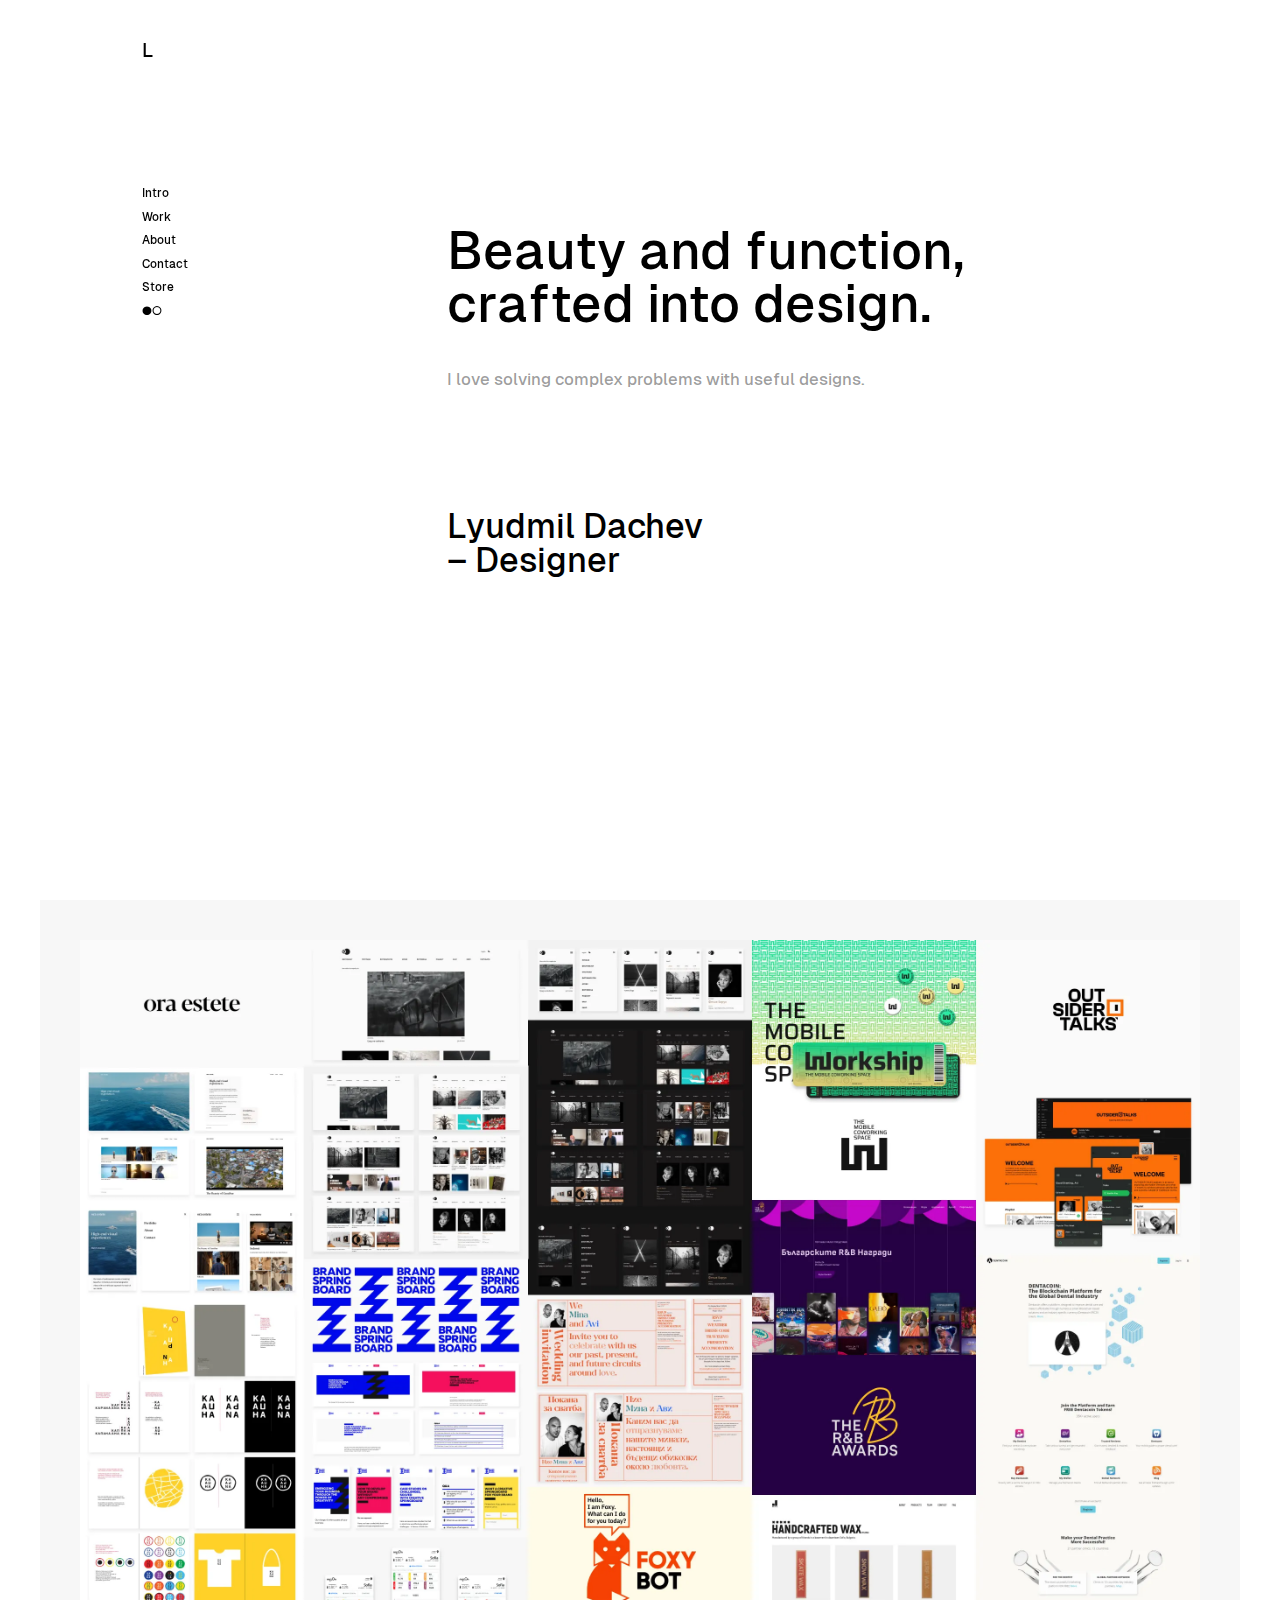
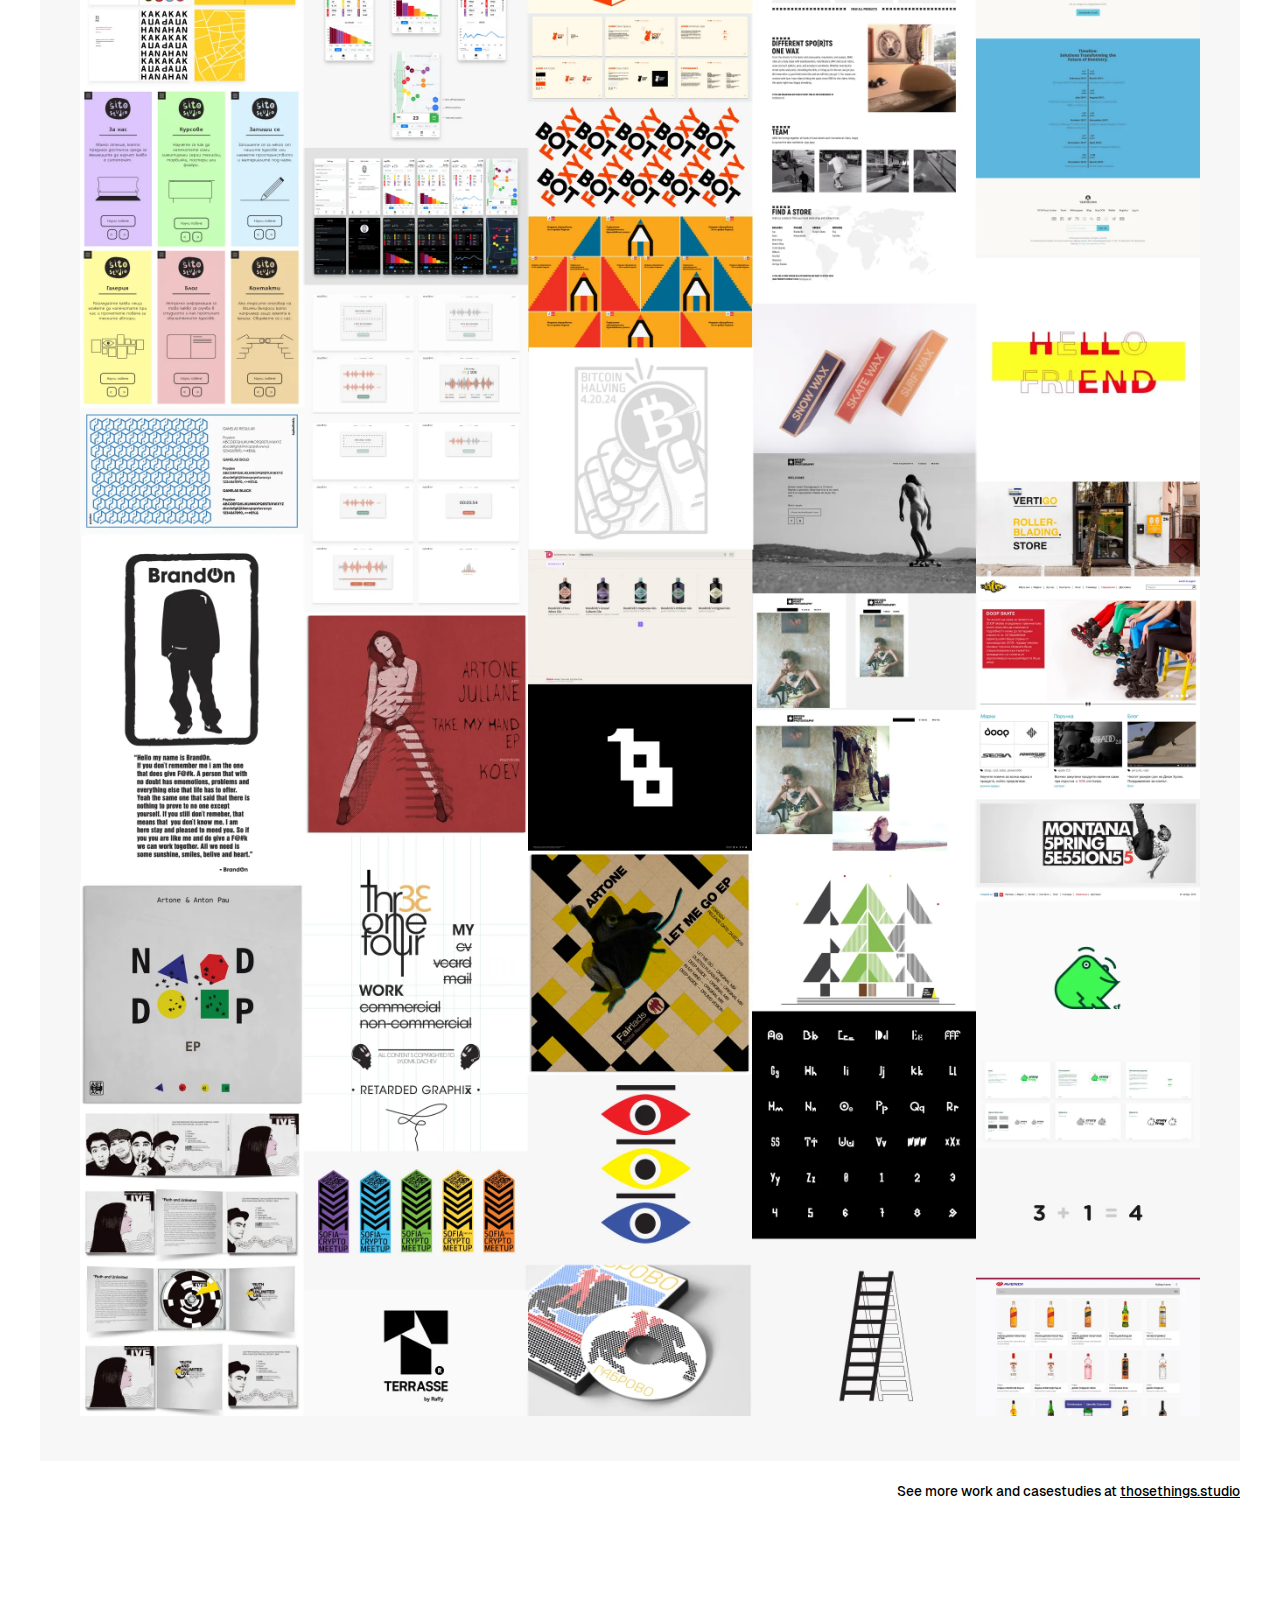
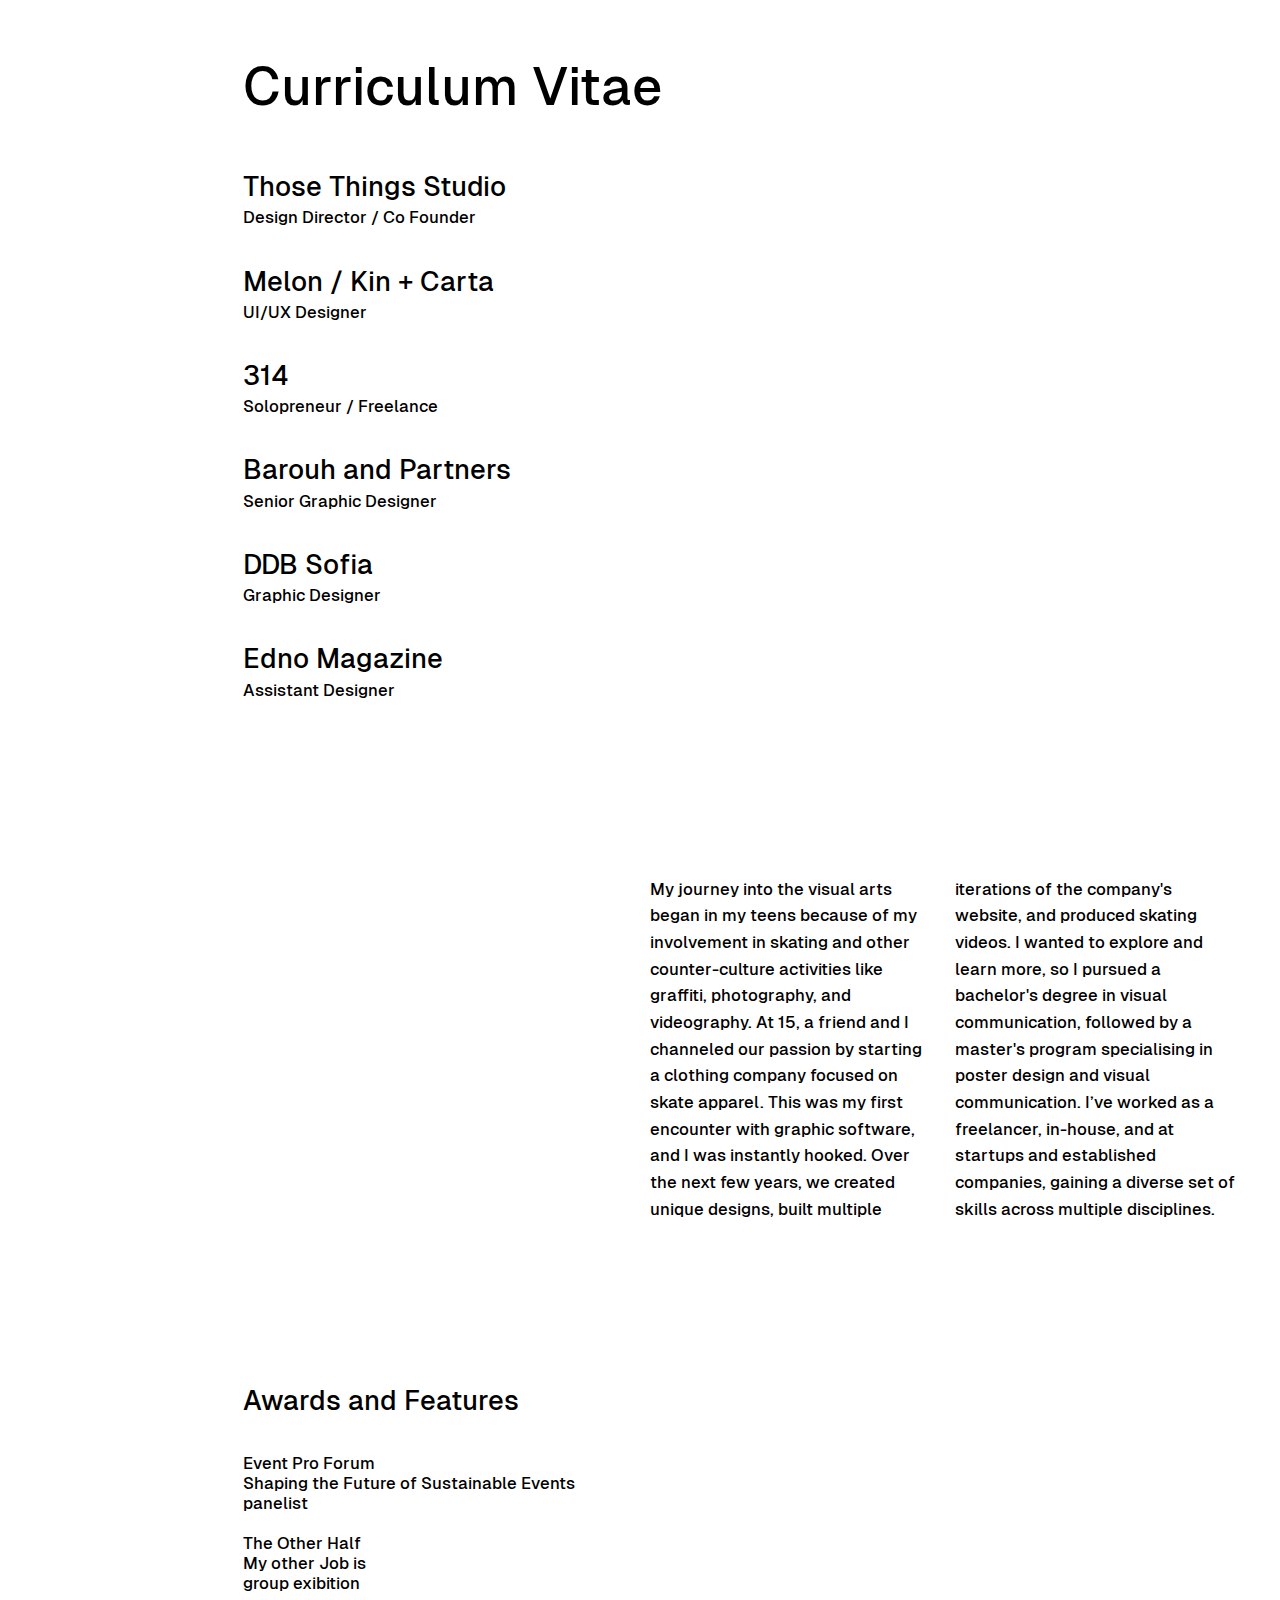
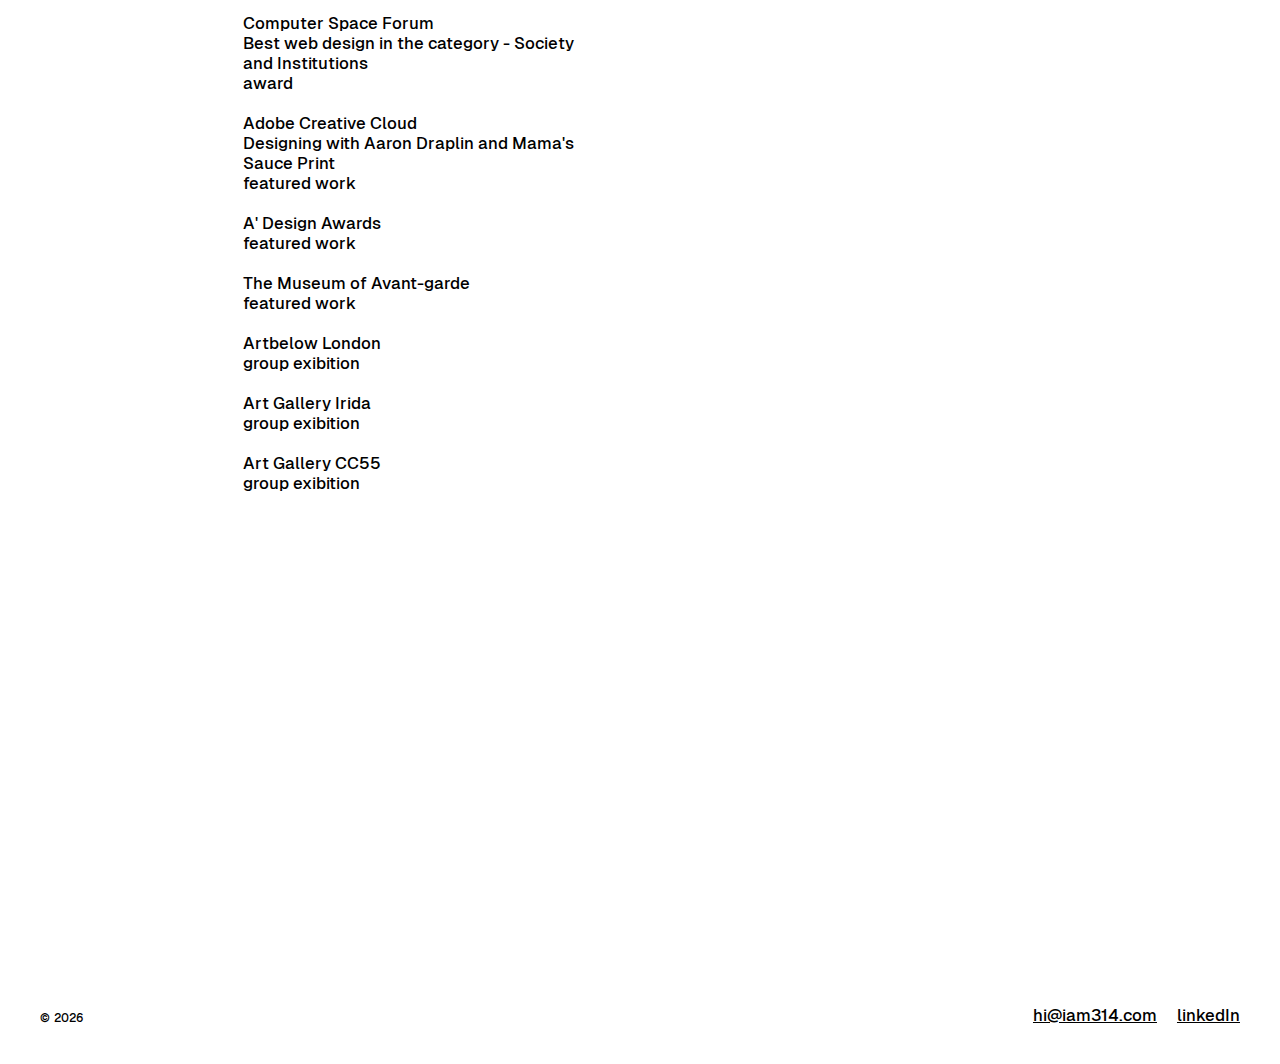
<file: index.html>
<!DOCTYPE html>
<!-- Designed and developed by Lyudmil Dachev -->
<html lang="en">
<head>
  <meta charset="utf-8">
  <title>Lyudmil Dachev</title>
  <meta name="description" content="I am a designer that loves solving complex problems with beauty and function.">
  <meta property="og:title" content="Lyudmil Dachev">
  <meta property="og:description" content="I am designer that loves solving complex problems with beauty and function.">
  <meta property="og:image" content="https://www.iam314.com/images/opengraph.png">
  <meta property="twitter:title" content="Lyudmil Dachev">
  <meta property="twitter:description" content="I am designer that loves solving complex problems with beauty and function.">
  <meta property="twitter:image" content="https://www.iam314.com/images/opengraph.png">
  <meta property="og:type" content="website">
  <meta name="twitter:card" content="summary_large_image">
  <meta name="viewport" content="width=device-width, initial-scale=1">
  <link href="css/normalize.css" rel="stylesheet" type="text/css">
  <link href="css/lyudmils.css" rel="stylesheet" type="text/css">
  <link href="images/favicon.png" rel="shortcut icon" type="image/x-icon">
  <link href="images/webclip.png" rel="apple-touch-icon">
</head>

<!-- Google tag (gtag.js) -->
<script async src="https://www.googletagmanager.com/gtag/js?id=G-8K5NWXN6WD"></script>
<script>
  window.dataLayer = window.dataLayer || [];
  function gtag(){dataLayer.push(arguments);}
  gtag('js', new Date());

  gtag('config', 'G-8K5NWXN6WD');
</script>

<body class="body-light">
  <nav class="wrap">
    <div class="grid">
      <div id="w-node-_17803392-ef5a-e203-9914-a2cfebe4de73-a5215a1b" class="nav-wrap">
        <div class="nav-content">
          <div>
            <div class="logo">L</div>
          </div>
          <div class="links">
            <a href="#intro" class="nav-links">Intro</a>
            <a href="#work" class="nav-links">Work</a>
            <a href="#about" class="nav-links">About</a>
            <a href="#contact" class="nav-links">Contact</a>
            <a href="https://iam314.gumroad.com" class="nav-links">Store</a>
            <button class="nav-links mode-switch">●○</button>
          </div>
        </div>
      </div>
    </div>
  </nav>
  <header id="intro" class="wrap hero">
    <div class="grid">
      <div id="w-node-_762badfc-2b71-5ec6-266a-f1f9d9ed2c41-a5215a1b" class="hero_wrap">
        <h1 id="w-node-b4e874a2-8a6e-eb39-00ca-2d5ddbef7386-a5215a1b" class="txt-xl">Beauty and function,<br>crafted into design.</h1>
        <div class="subtxt">I love solving complex problems with useful designs.</div>
        <div class="txt-l name">Lyudmil Dachev<br>– Designer</div>
      </div>
    </div>
  </header>
  <section id="work" class="wrap">
    <div class="work-wrap">
      <a href="https://thosethings.studio/work.html">
       <img src="images/Lyudmil_Dachev-work.webp" loading="lazy" sizes="(max-width: 767px) 87vw, (max-width: 991px) 85vw, (max-width: 1279px) 87vw, 98vw" srcset="images/Lyudmil_Dachev-work.webp 500w, images/Lyudmil_Dachev-work.webp 800w, images/Lyudmil_Dachev-work.webp 1080w, images/Lyudmil_Dachev-work.webp 1600w, images/Lyudmil_Dachev-work.webp 2000w, images/Lyudmil_Dachev-work.webp 2560w" alt="Selected work by Lyudmil Dachev" class="img-works">
      </a>
    </div>
    <div class="grid">
      <div id="w-node-_8b403aef-88d9-557e-7ff8-ba3b4f1bbcfe-a5215a1b" class="links-tt-wrap">
        <div class="p-link-tt">See more work and casestudies at <a href="https://thosethings.studio/" class="p-link-tt">thosethings.studio</a>
        </div>
      </div>
    </div>
  </section>
  <section id="about" class="wrap">
    <div class="grid">
      <div id="w-node-f392ebf5-6060-7268-baea-5cc67e3ce817-a5215a1b" class="cv-item">
        <h2 class="txt-xl">Curriculum Vitae</h2>
        <ul role="list" class="list w-list-unstyled">
          <li class="list-item">
            <div class="txt-m">Those Things Studio<br><span class="txt-smaller">Design Director / Co Founder</span></div>
          </li>
          <li class="list-item">
            <div class="txt-m">Melon / Kin + Carta<br><span class="txt-smaller">UI/UX Designer</span></div>
          </li>
          <li class="list-item">
            <div class="txt-m">314<br>‍‍<span class="txt-smaller">Solopreneur / Freelance</span></div>
          </li>
          <li class="list-item">
            <div class="txt-m">Barouh and Partners<br><span class="txt-smaller">Senior Graphic Designer</span></div>
          </li>
          <li class="list-item">
            <div class="txt-m">DDB Sofia<br><span class="txt-smaller">Graphic Designer</span></div>
          </li>
          <li class="list-item">
            <div class="txt-m">Edno Magazine<br><span class="txt-smaller">Assistant Designer</span></div>
          </li>
        </ul>
      </div>
    </div>
    <div class="grid">
      <div id="w-node-_4bc16926-9ed1-b97a-bf09-f1e17bdfc823-a5215a1b" class="txt-item">
        <p class="paragraph">My journey into the visual arts began in my teens because of my involvement in skating and other counter-culture activities like graffiti, photography, and videography. At 15, a friend and I channeled our passion by starting a clothing company focused on skate apparel. This was my first encounter with graphic software, and I was instantly hooked. Over the next few years, we created unique designs, built multiple iterations of the company&#x27;s website, and produced skating videos. I wanted to explore and learn more, so I pursued a bachelor&#x27;s degree in visual communication, followed by a master&#x27;s program specialising in poster design and visual communication. I’ve worked as a freelancer, in-house, and at startups and established companies, gaining a diverse set of skills across multiple disciplines.</p>
      </div>
    </div>
    <div class="grid">
      <div id="w-node-_3bee2c39-3c85-17d8-69dc-21719a782852-a5215a1b" class="feat-items">
        <p class="txt-m">Awards and Features</p>
        <ul role="list" class="feat-list w-list-unstyled">
          <li class="list_item-awards">
            <div class="af-list-item">Event Pro Forum <br>Shaping the Future of Sustainable Events<br>panelist</div>
          </li>
          <li class="list_item-awards">
            <div class="af-list-item">The Other Half<br>My other Job is<br>group exibition</div>
          </li>
          <li class="list_item-awards">
            <div class="af-list-item">Computer Space Forum <br>Best web design in the category - Society and Institutions<br>award</div>
          </li>
          <li class="list_item-awards">
            <div class="af-list-item">Adobe Creative Cloud<br>Designing with Aaron Draplin and Mama&#x27;s Sauce Print<br>featured work</div>
          </li>
          <li class="list_item-awards">
            <div class="af-list-item">A&#x27; Design Awards<br>featured work<br></div>
          </li>
          <li class="list_item-awards">
            <div class="af-list-item">The Museum of Avant-garde<br>featured work</div>
          </li>
          <li class="list_item-awards">
            <div class="af-list-item">Artbelow London<br>group exibition</div>
          </li>
          <li class="list_item-awards">
            <div class="af-list-item">Art Gallery Irida<br>group exibition</div>
          </li>
          <li class="list_item-awards">
            <div class="af-list-item">Art Gallery CC55<br>group exibition</div>
          </li>
        </ul>
      </div>
    </div>
  </section>
  <footer id="contact" class="wrap contact">
    <div class="grid">
      <div id="w-node-dab6c27f-cb8c-e318-22d1-055ba400fda3-a5215a1b" class="copyroght-wrap">
        <div class="copy-flex">
          <div class="copyright">© </div>
          <div class="copyright w-embed w-script">
            <script>document.write(new Date().getFullYear())</script>
          </div>
        </div>
      </div>
      <div id="w-node-c24f418d-d3ef-4bd1-6e26-3560fa5aedd6-a5215a1b" class="contact-img-wrap"><img src="images/IMG_7242.webp" loading="lazy" alt="Headshot of Lyudmil Dachev" class="headshot"></div>
      <div id="w-node-_4c9a2f02-f970-ace2-641f-db946903813d-a5215a1b" class="contact-links-wrap">
        <div class="likst-flex">
          <a href="mailto:hi@iam314.com" class="contact-link">hi@iam314.com</a>
          <a href="https://www.linkedin.com/in/iam314/" class="contact-link">linkedIn</a>
        </div>
      </div>
    </div>
  </footer>
  <script src="js/lyudmils.js" type="text/javascript"></script>
</body>
</html>
</file>
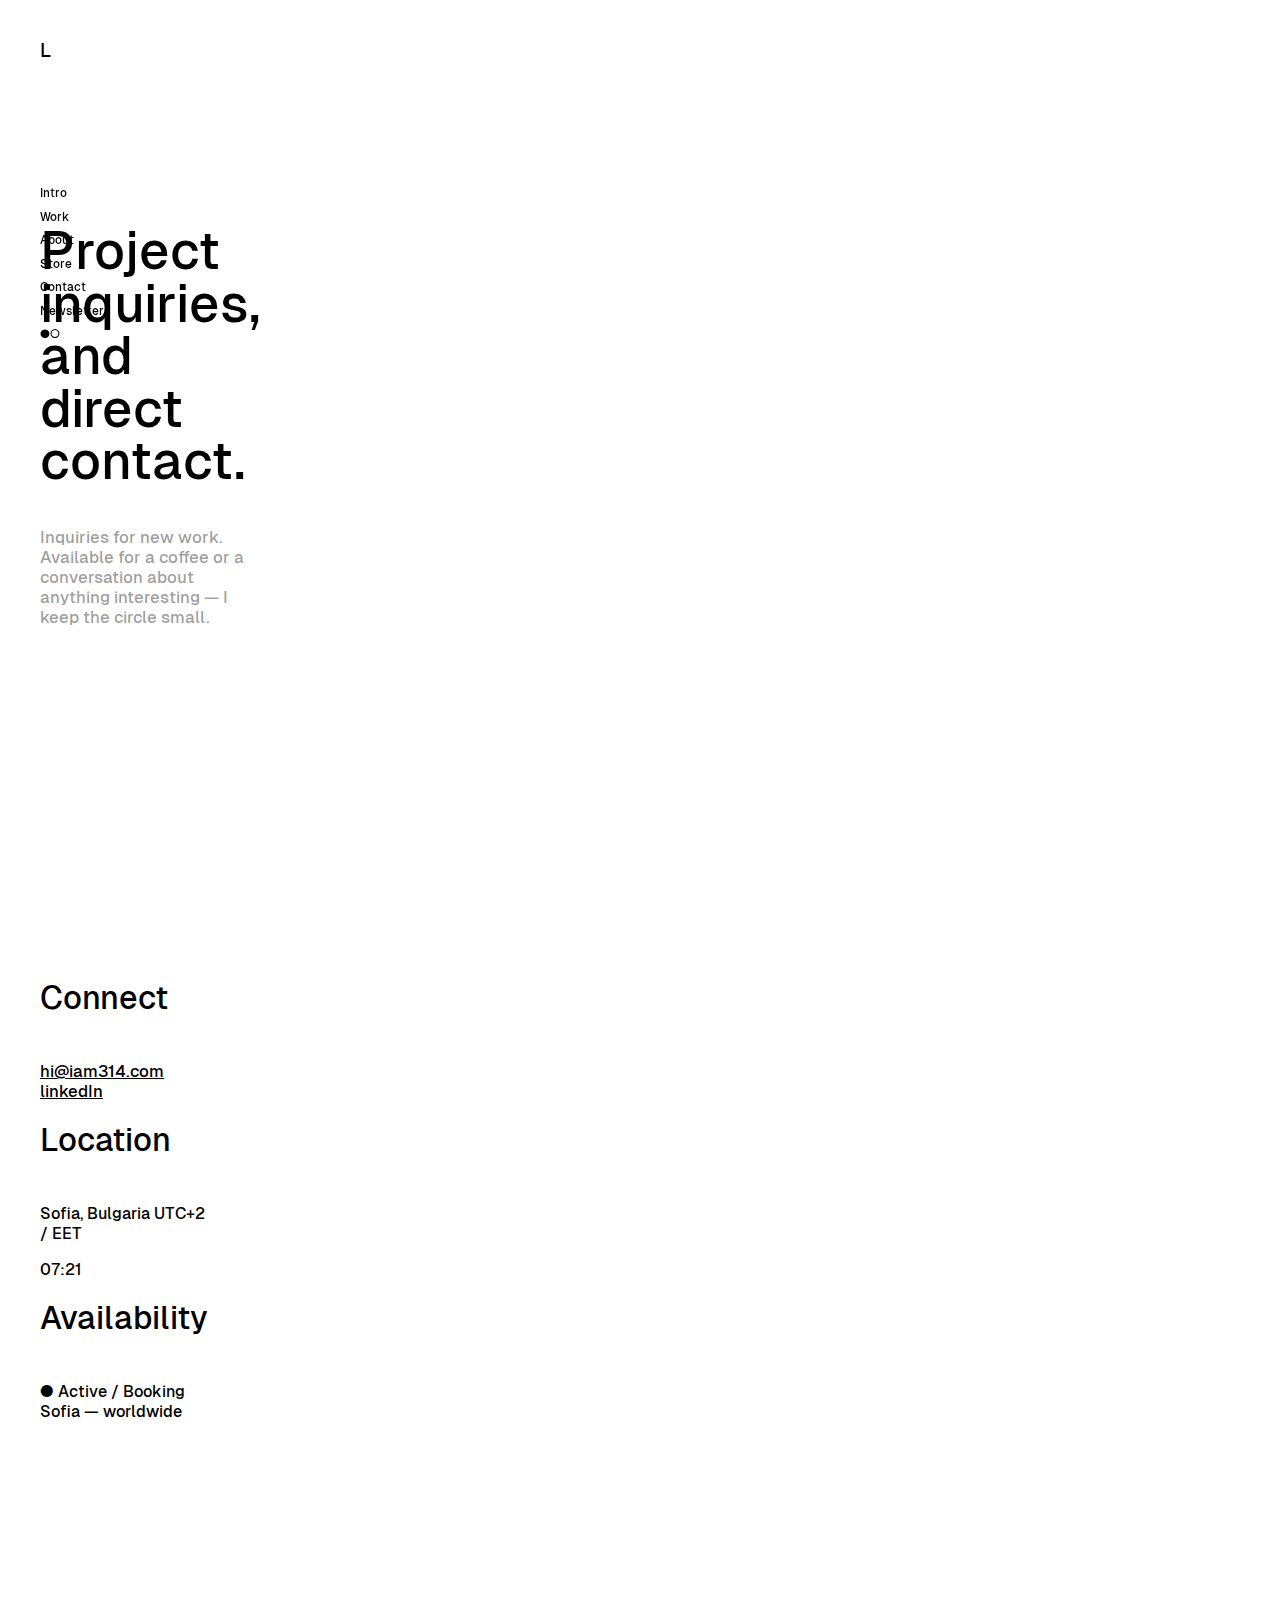
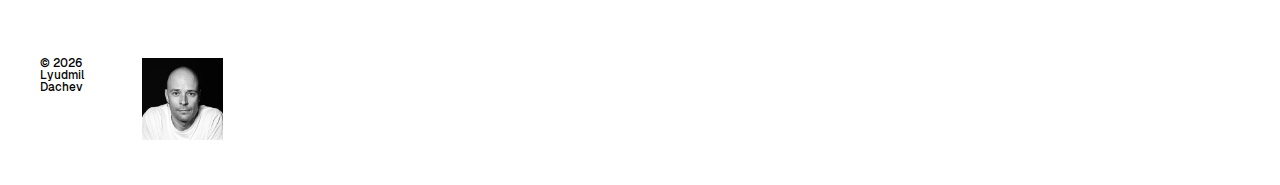
<file: contact/index.html>
<!DOCTYPE html>
<!-- Designed and developed by Lyudmil Dachev -->
<html lang="en">
<head>
  <meta charset="utf-8">
  <title>Contact – Lyudmil Dachev</title>
  <link rel="canonical" href="https://www.iam314.com/contact/" />
  <meta name="description" content="Project inquiries and direct contact. Start a project or license a system with Lyudmil Dachev.">
	<meta name="author" content="Lyudmil Dachev">
  <meta property="og:title" content="Contact – Lyudmil Dachev">
  <meta property="og:description" content="Project inquiries and direct contact. Start a project or license a system with Lyudmil Dachev.">
  <meta property="og:image" content="/images/ogimages/open-graph-contact.png">
  <meta property="twitter:title" content="Contact – Lyudmil Dachev">
  <meta property="twitter:description" content="Project inquiries and direct contact. Start a project or license a system with Lyudmil Dachev.">
  <meta property="twitter:image" content="/images/ogimages/open-graph-contact.png">
  <meta property="og:type" content="website">
  <meta name="twitter:card" content="summary_large_image">
  <meta name="viewport" content="width=device-width, initial-scale=1">
  <link href="/css/normalize.css" rel="stylesheet" type="text/css">
  <link href="/css/lyudmils.css" rel="stylesheet" type="text/css">
  <link href="/images/favicon.png" rel="shortcut icon" type="image/x-icon">
  <link href="/images/webclip.png" rel="apple-touch-icon">

  <script type="application/ld+json">
  {
    "@context": "https://schema.org",
    "@type": "Person",
    "name": "Lyudmil Dachev",
    "jobTitle": "Brand Identity & Digital Product Designer",
    "description": "Brand identity and digital product designer crafting clean, functional visuals and usable interfaces for startups and established brands.",
    "url": "https://www.iam314.com",
    "email": "hi@iam314.com",
    "image": "https://www.iam314.com/images/opengraph.png",
    "sameAs": [
      "https://www.linkedin.com/in/iam314/",
      "https://thosethings.studio/"
    ],
    "knowsAbout": [
      "Brand Identity Design",
      "Digital Product Design",
      "UI/UX Design",
      "Graphic Design",
      "Visual Communication",
      "Poster Design",
      "Art"
    ],
    "alumniOf": {
      "@type": "EducationalOrganization",
      "name": "Visual Communication Degree"
    },
    "worksFor": {
      "@type": "Organization",
      "name": "Studio 314"
    },
    "hasOccupation": {
      "@type": "Occupation",
      "name": "Designer",
      "occupationLocation": {
        "@type": "Country",
        "name": "Bulgaria"
      }
    }
  }
  </script>

  <script type="application/ld+json">
  {
    "@context": "https://schema.org",
    "@type": "WebSite",
    "name": "Lyudmil Dachev",
    "url": "https://www.iam314.com",
    "description": "Portfolio and store of Lyudmil Dachev, a brand identity and digital product designer.",
    "author": {
      "@type": "Person",
      "name": "Lyudmil Dachev"
    },
    "publisher": {
      "@type": "Person",
      "name": "Lyudmil Dachev"
    }
  }
  </script>

  <script type="application/ld+json">
  {
    "@context": "https://schema.org",
    "@type": "Organization",
    "name": "314",
    "url": "https://www.iam314.com",
    "logo": "https://www.iam314.com/images/favicon.png",
    "founder": {
      "@type": "Person",
      "name": "Lyudmil Dachev"
    }
  }
  </script>

</head>

<!-- Google tag (gtag.js) -->
<script async src="https://www.googletagmanager.com/gtag/js?id=G-8K5NWXN6WD"></script>
<script>
  window.dataLayer = window.dataLayer || [];
  function gtag(){dataLayer.push(arguments);}
  gtag('js', new Date());

  gtag('config', 'G-8K5NWXN6WD');
</script>

<!-- STORE -->
<script>
  var PayhipConfig = { enableCart: true }; defer
</script>
<script src="https://payhip.com/payhip.js"  defer></script>

<link rel="stylesheet" href="https://cdn.jsdelivr.net/npm/swiper/swiper-bundle.min.css" />
<script src="https://cdn.jsdelivr.net/npm/swiper/swiper-bundle.min.js"  defer></script>

<body class="body-light">
  <header>
    <nav class="wrap">
      <div class="grid">
        <div class="nav-wrap nav-grid">
          <div class="nav-content">
            <div>
              <a href="/" aria-label="Lyudmil Dachev home">
                <div class="logo">L</div>
              </a>
            </div>
            <div class="links">
              <a href="index.html#intro" class="nav-links">Intro</a>
              <a href="index.html#work" class="nav-links">Work</a>
              <!-- <a href="/work/" class="nav-links">Work</a> -->
              <!-- <a href="/niceandrandom/" class="nav-links">Nice & Random</a> -->
              <a href="index.html#about" class="nav-links">About</a>
              <a href="/store/" class="nav-links">Store</a>
              <a href="/contact/" class="nav-links">Contact</a>
              <a href="/newsletter/" class="nav-links">Newsletter</a>
              <button class="nav-links mode-switch"><span class="flipped">●○</span></button>
            </div>
          </div>
        </div>
      </div>
    </nav>
  </header>
  <main>   
  <section class="wrap hero">
    <div class="grid">
      <div class="hero_wrap hero-grid">
        <h1 class="txt-xl">Project inquiries,<br>and direct contact.</h1>
        <p class="subtxt">Inquiries for new work. Available for a coffee or a conversation about anything interesting — I keep the circle small.</p>
      </div>
    </div>
  </section>
      <section class="wrap">
      <div class="grid">
        <div class="txt-item faq-grid">
          <div class="faq-item">
             <h2 class="txt-s">Connect</h2><br>
                <p class="paragraph1 paragraph1-s">
                  <a href="mailto:hi@iam314.com" class="contact-link">hi@iam314.com</a><br>
                  <a href="https://www.linkedin.com/in/iam314/" class="contact-link">linkedIn</a> 
                </p>
          </div>
          <div class="faq-item">
          <h2 class="txt-s">Location</h2><br>
            <p class="paragraph1 paragraph1-s">
Sofia, Bulgaria
UTC+2 / EET
<div class="sofia-time">
  <span id="hours">00</span><span class="blink">:</span><span id="minutes">00</span>
</div>
            </p>
            
          </div>
          <div class="faq-item">
            <h2 class="txt-s">Availability</h2><br>
            <p class="paragraph1 paragraph1-s">● Active / Booking <br>
            Sofia — worldwide
            </p>
          </div>
        </div>
      </div>
    </section>
  </main>
  <footer class="wrap contact">
    <div class="grid">
      <div class="copyroght-wrap footercopy-grid">
          <div class="copyright">© 
            <script>document.write(new Date().getFullYear())</script>
            Lyudmil Dachev
          </div>
      </div>
      <div class="contact-img-wrap footerimg-grid"><img src="/images/IMG_7242.avif" loading="lazy" alt="Headshot of Lyudmil Dachev" class="headshot"></div>
      <div class="contact-links-wrap footerlinks-grid hide">
        <div class="likst-flex">
          <a href="mailto:hi@iam314.com" class="contact-link">hi@iam314.com</a>
          <a href="https://www.linkedin.com/in/iam314/" class="contact-link">linkedIn</a>
        </div>
      </div>
    </div>
  </footer>
  <script src="/js/lyudmils.js" type="text/javascript"></script>
</body>
</html>

<!-- This is the script that runs the clock in the contact page. It updates every minute to show the current time in Sofia, Bulgaria. The script uses the Intl.DateTimeFormat API to get the current time in the specified timezone and updates the HTML elements with the corresponding hours and minutes. -->

 <script>function updateSofiaTime() {
  const now = new Date();
  
  const formatter = new Intl.DateTimeFormat('en-GB', {
    timeZone: 'Europe/Sofia',
    hour: '2-digit',
    minute: '2-digit',
    hour12: false,
  });

  const parts = formatter.formatToParts(now);
  const hourVal = parts.find(p => p.type === 'hour').value;
  const minuteVal = parts.find(p => p.type === 'minute').value;

  document.getElementById('hours').textContent = hourVal;
  document.getElementById('minutes').textContent = minuteVal;
}

updateSofiaTime();
setInterval(updateSofiaTime, 1000);
 </script>
</file>
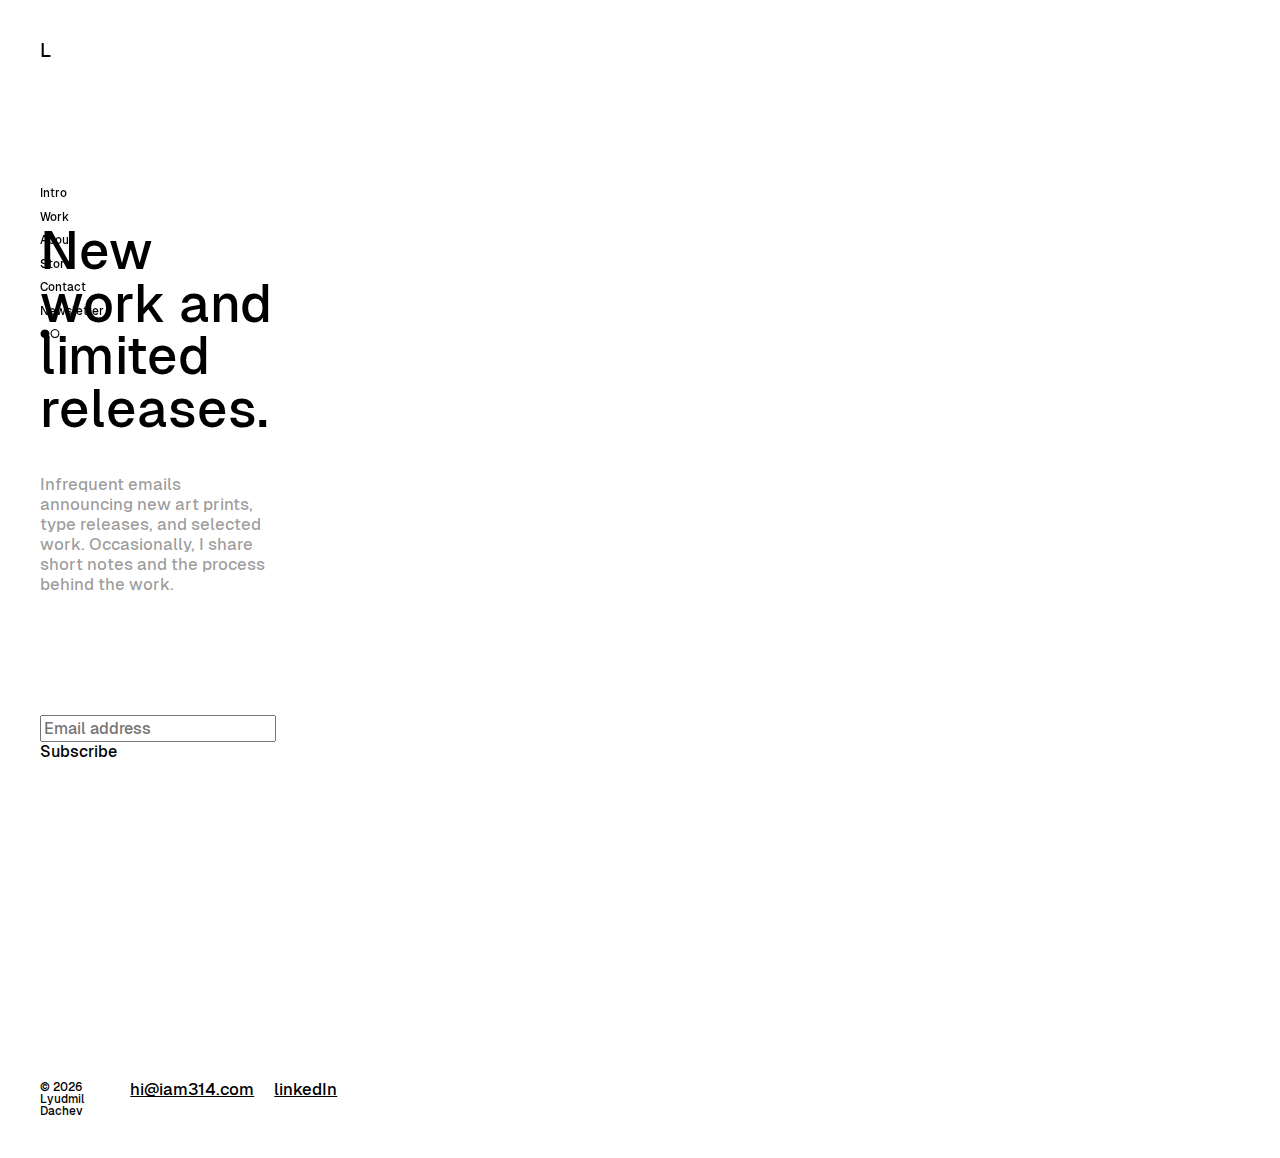
<file: newsletter/index.html>
<!DOCTYPE html>
<!-- Designed and developed by Lyudmil Dachev -->
<html lang="en">
<head>
  <meta charset="utf-8">
  <title>Newsletter — New Work & Limited Releases by Lyudmil Dachev</title>
  <link rel="canonical" href="https://www.iam314.com/newsletter/" />
  <meta name="description" content="Subscribe for infrequent updates on new art prints, type releases, and selected work by Lyudmil Dachev — plus occasional notes on process. No spam, no schedule.">
	<meta name="author" content="Lyudmil Dachev">
  <meta property="og:title" content="Newsletter — New Work & Limited Releases by Lyudmil Dachev">
  <meta property="og:description" content="Subscribe for infrequent updates on new art prints, type releases, and selected work by Lyudmil Dachev — plus occasional notes on process. No spam, no schedule.">
  <meta property="og:image" content="/images/ogimages/open-graph-newsletter.png">
  <meta property="twitter:title" content="Newsletter — New Work & Limited Releases by Lyudmil Dachev">
  <meta property="twitter:description" content="Subscribe for infrequent updates on new art prints, type releases, and selected work by Lyudmil Dachev — plus occasional notes on process. No spam, no schedule.">
  <meta property="twitter:image" content="/images/ogimages/open-graph-newsletter.png">
  <meta property="og:type" content="website">
  <meta name="twitter:card" content="summary_large_image">
  <meta name="viewport" content="width=device-width, initial-scale=1">
  <link href="/css/normalize.css" rel="stylesheet" type="text/css">
  <link href="/css/lyudmils.css" rel="stylesheet" type="text/css">
  <link href="/images/favicon.png" rel="shortcut icon" type="image/x-icon">
  <link href="/images/webclip.png" rel="apple-touch-icon">

  <script type="application/ld+json">
  {
    "@context": "https://schema.org",
    "@type": "Person",
    "name": "Lyudmil Dachev",
    "jobTitle": "Brand Identity & Digital Product Designer",
    "description": "Brand identity and digital product designer crafting clean, functional visuals and usable interfaces for startups and established brands.",
    "url": "https://www.iam314.com",
    "email": "hi@iam314.com",
    "image": "https://www.iam314.com/images/opengraph.png",
    "sameAs": [
      "https://www.linkedin.com/in/iam314/",
      "https://thosethings.studio/"
    ],
    "knowsAbout": [
      "Brand Identity Design",
      "Digital Product Design",
      "UI/UX Design",
      "Graphic Design",
      "Visual Communication",
      "Poster Design",
      "Art"
    ],
    "alumniOf": {
      "@type": "EducationalOrganization",
      "name": "Visual Communication Degree"
    },
    "worksFor": {
      "@type": "Organization",
      "name": "Studio 314"
    },
    "hasOccupation": {
      "@type": "Occupation",
      "name": "Designer",
      "occupationLocation": {
        "@type": "Country",
        "name": "Bulgaria"
      }
    }
  }
  </script>

  <script type="application/ld+json">
  {
    "@context": "https://schema.org",
    "@type": "WebSite",
    "name": "Lyudmil Dachev",
    "url": "https://www.iam314.com",
    "description": "Portfolio and store of Lyudmil Dachev, a brand identity and digital product designer.",
    "author": {
      "@type": "Person",
      "name": "Lyudmil Dachev"
    },
    "publisher": {
      "@type": "Person",
      "name": "Lyudmil Dachev"
    }
  }
  </script>

  <script type="application/ld+json">
  {
    "@context": "https://schema.org",
    "@type": "Organization",
    "name": "314",
    "url": "https://www.iam314.com",
    "logo": "https://www.iam314.com/images/favicon.png",
    "founder": {
      "@type": "Person",
      "name": "Lyudmil Dachev"
    }
  }
  </script>

</head>

<!-- Google tag (gtag.js) -->
<script async src="https://www.googletagmanager.com/gtag/js?id=G-8K5NWXN6WD"></script>
<script>
  window.dataLayer = window.dataLayer || [];
  function gtag(){dataLayer.push(arguments);}
  gtag('js', new Date());

  gtag('config', 'G-8K5NWXN6WD');
</script>

<!-- STORE -->
<script>
  var PayhipConfig = { enableCart: true }; defer
</script>
<script src="https://payhip.com/payhip.js"  defer></script>

<link rel="stylesheet" href="https://cdn.jsdelivr.net/npm/swiper/swiper-bundle.min.css" />
<script src="https://cdn.jsdelivr.net/npm/swiper/swiper-bundle.min.js"  defer></script>

<body class="body-light">
  <header>
    <nav class="wrap">
      <div class="grid">
        <div class="nav-wrap nav-grid">
          <div class="nav-content">
            <div>
              <a href="/" aria-label="Lyudmil Dachev home">
                <div class="logo">L</div>
              </a>
            </div>
            <div class="links">
              <a href="index.html#intro" class="nav-links">Intro</a>
              <a href="index.html#work" class="nav-links">Work</a>
              <!-- <a href="/work/" class="nav-links">Work</a> -->
              <!-- <a href="/niceandrandom/" class="nav-links">Nice & Random</a> -->
              <a href="index.html#about" class="nav-links">About</a>
              <a href="/store/" class="nav-links">Store</a>
              <a href="/contact/" class="nav-links">Contact</a>
              <a href="/newsletter/" class="nav-links">Newsletter</a>
              <button class="nav-links mode-switch"><span class="flipped">●○</span></button>
            </div>
          </div>
        </div>
      </div>
    </nav>
  </header>
  <main>   
  <section class="wrap hero">
    <div class="grid">
      <div class="hero_wrap hero-grid">
        <h1 class="txt-xl">New work and<br>limited releases.</h1>
        <p class="subtxt">Infrequent emails announcing new art prints, type releases, and selected work. Occasionally, I share short notes and the process behind the work.</p>
        <form 
        action="https://app.kit.com/forms/8948137/subscriptions" 
        class="seva-form formkit-form name" 
        method="post" 
        data-sv-form="8948137" 
        data-uid="0f8318305e" 
        data-format="inline" 
        data-version="5" 
        data-options='{"settings":{"after_subscribe":{"action":"message","success_message":"You’re in. I’ll email when new work is released."redirect_url":""},"analytics":{"google":null,"fathom":null,"facebook":null,"segment":null,"pinterest":null,"sparkloop":null,"googletagmanager":null},"modal":{"trigger":"timer","scroll_percentage":null,"timer":5,"devices":"all","show_once_every":15},"powered_by":{"show":true,"url":"https://kit.com/features/forms?utm_campaign=poweredby&utm_content=form&utm_medium=referral&utm_source=dynamic"},"recaptcha":{"enabled":true},"return_visitor":{"action":"show","custom_content":""},"slide_in":{"display_in":"bottom_right","trigger":"timer","scroll_percentage":null,"timer":5,"devices":"all","show_once_every":15},"sticky_bar":{"display_in":"top","trigger":"timer","scroll_percentage":null,"timer":5,"devices":"all","show_once_every":15}},"version":"5"}' 
        min-width="400 500 600 700 800">
        
        <div data-style="clean">
            <!-- Error Messages -->
            <ul class="formkit-alert formkit-alert-error" data-element="errors" data-group="alert"></ul>
            
            <!-- Form Fields -->
            <div data-element="fields" data-stacked="false" class="seva-fields formkit-fields">
                <!-- Email Input Field -->
                <div class="formkit-field">
                    <input 
                        class="formkit-input" 
                        name="email_address" 
                        aria-label="Email address" 
                        placeholder="Email address" 
                        required="" 
                        type="email">
                </div>
                
                <!-- Submit Button -->
                <button 
                    data-element="submit" 
                    class="formkit-submit formkit-submit">
                    <div class="formkit-spinner">
                        <div></div>
                        <div></div>
                        <div></div>
                    </div>
                    <span class="">Subscribe</span>
                </button>
            </div>
          </div>
        </form>
      </div>
    </div>
  </section>
  </main>
  <script src="https://f.convertkit.com/ckjs/ck.5.js"></script>
  <footer class="wrap contact">
    <div class="grid">
      <div class="copyroght-wrap footercopy-grid footercopy-grid-ovr">
          <div class="copyright">© 
            <script>document.write(new Date().getFullYear())</script>
            Lyudmil Dachev
          </div> 
      </div>
      <div class="contact-img-wrap footerimg-grid hide"><img src="/images/IMG_7242.avif" loading="lazy" alt="Headshot of Lyudmil Dachev" class="headshot">
      </div>
      <div class="contact-links-wrap footerlinks-grid footerlinks-grid-ovr">
        <div class="likst-flex likst-flex-ovr">
          <a href="mailto:hi@iam314.com" class="contact-link">hi@iam314.com</a>
          <a href="https://www.linkedin.com/in/iam314/" class="contact-link">linkedIn</a>
        </div>
      </div>
    </div>
  </footer>
  <script src="/js/lyudmils.js" type="text/javascript"></script>
</body>
</html>
</file>
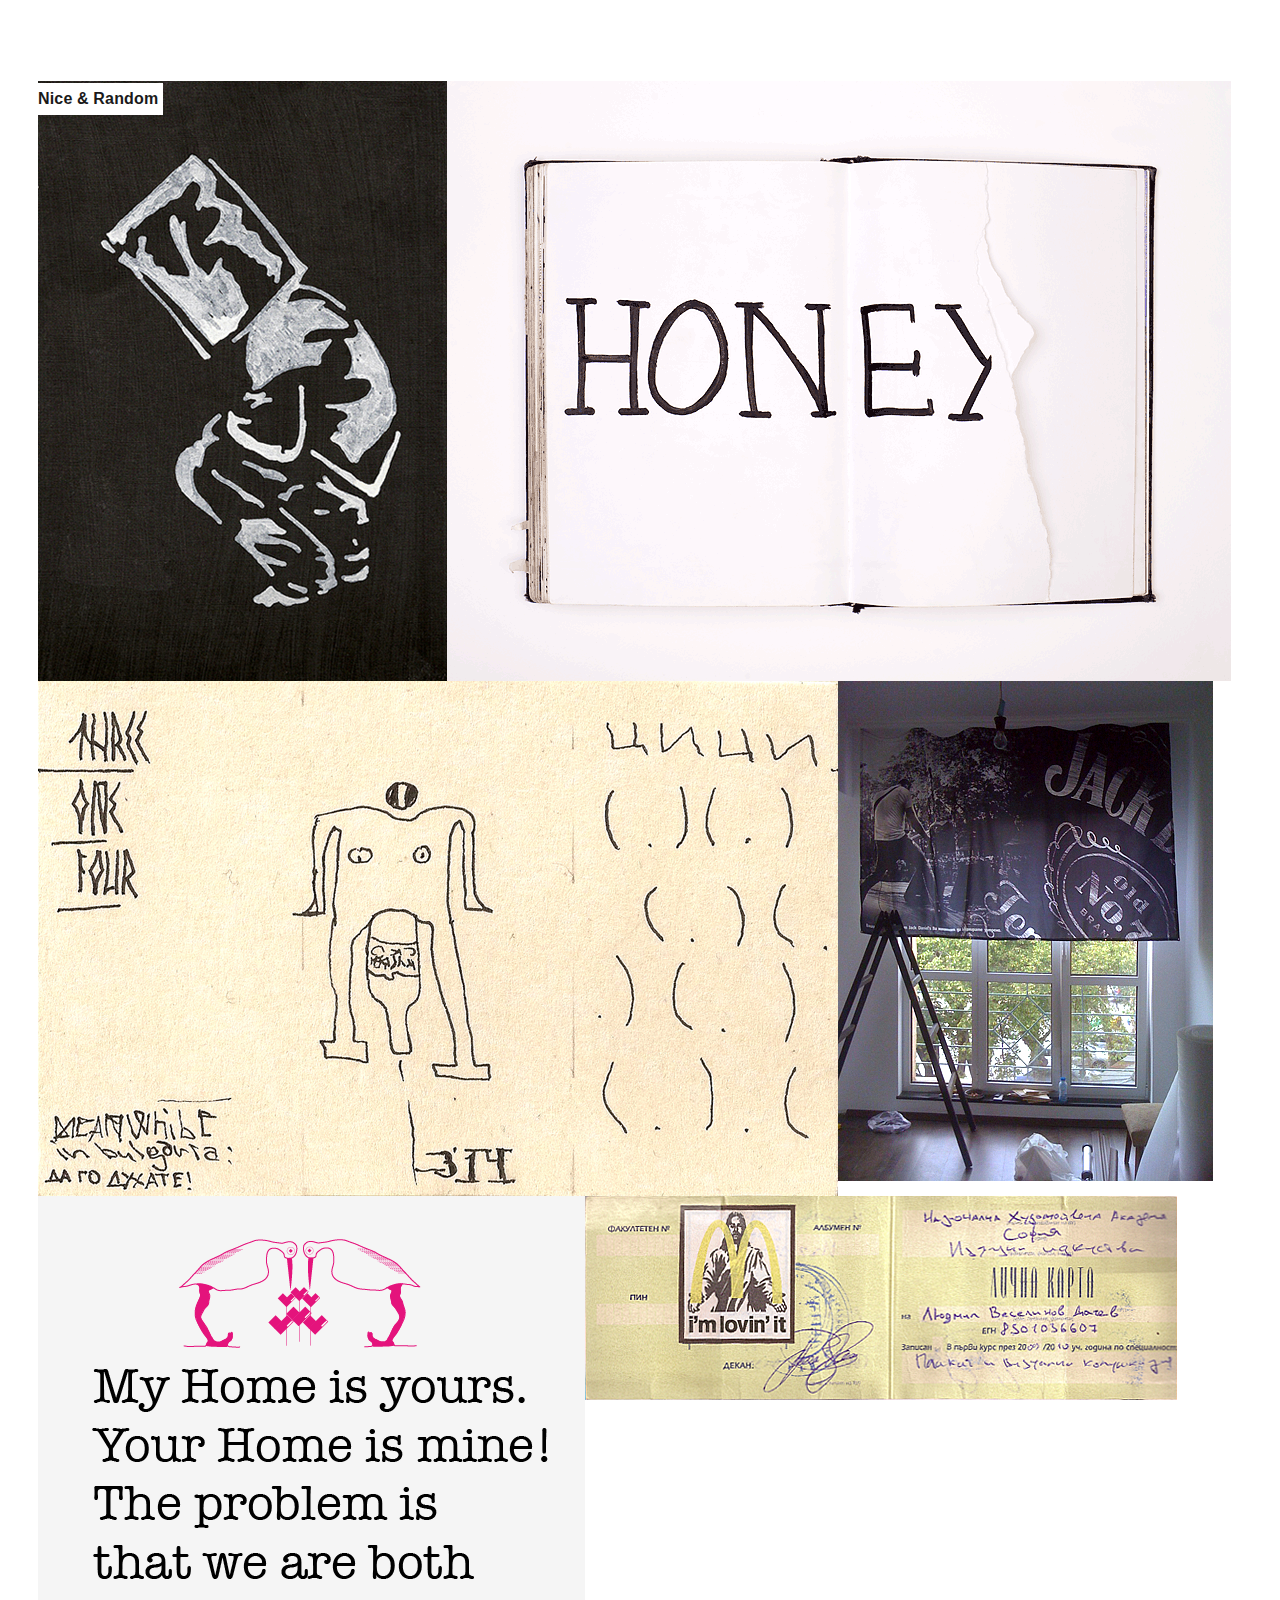
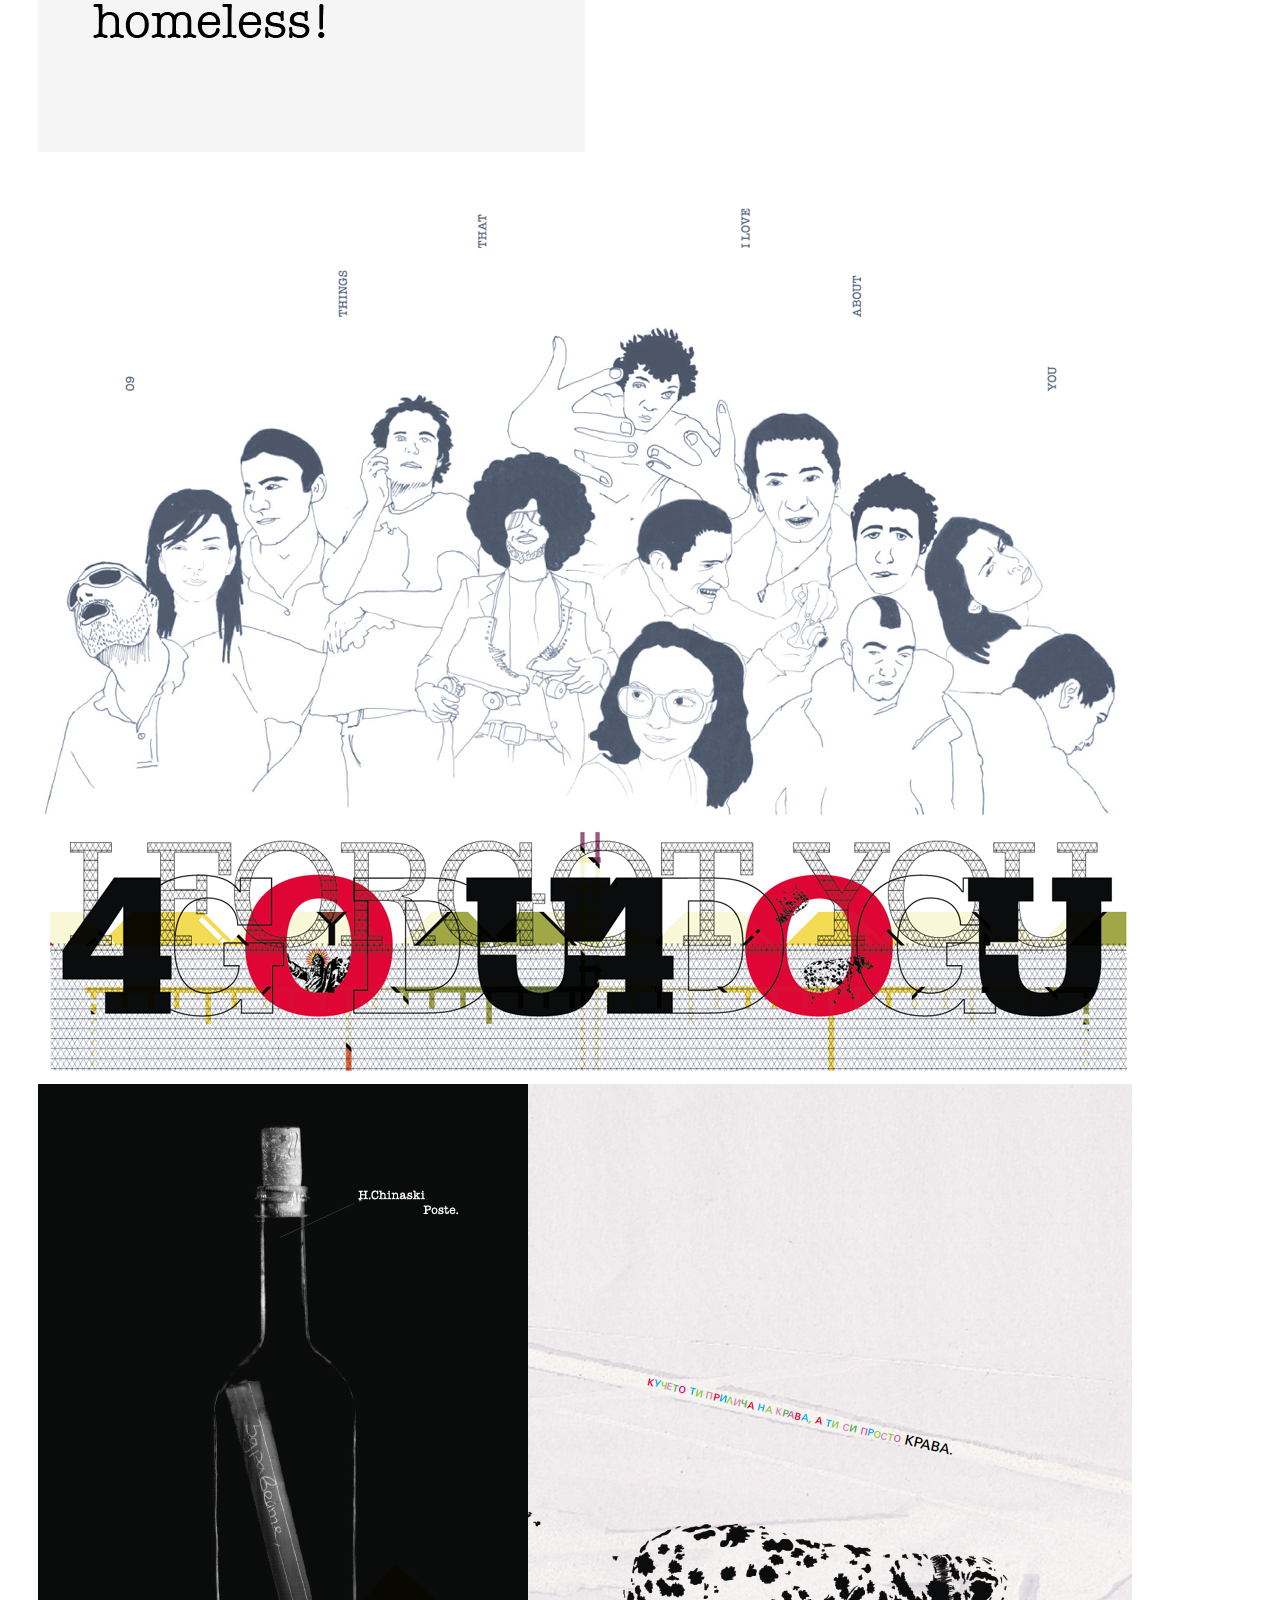
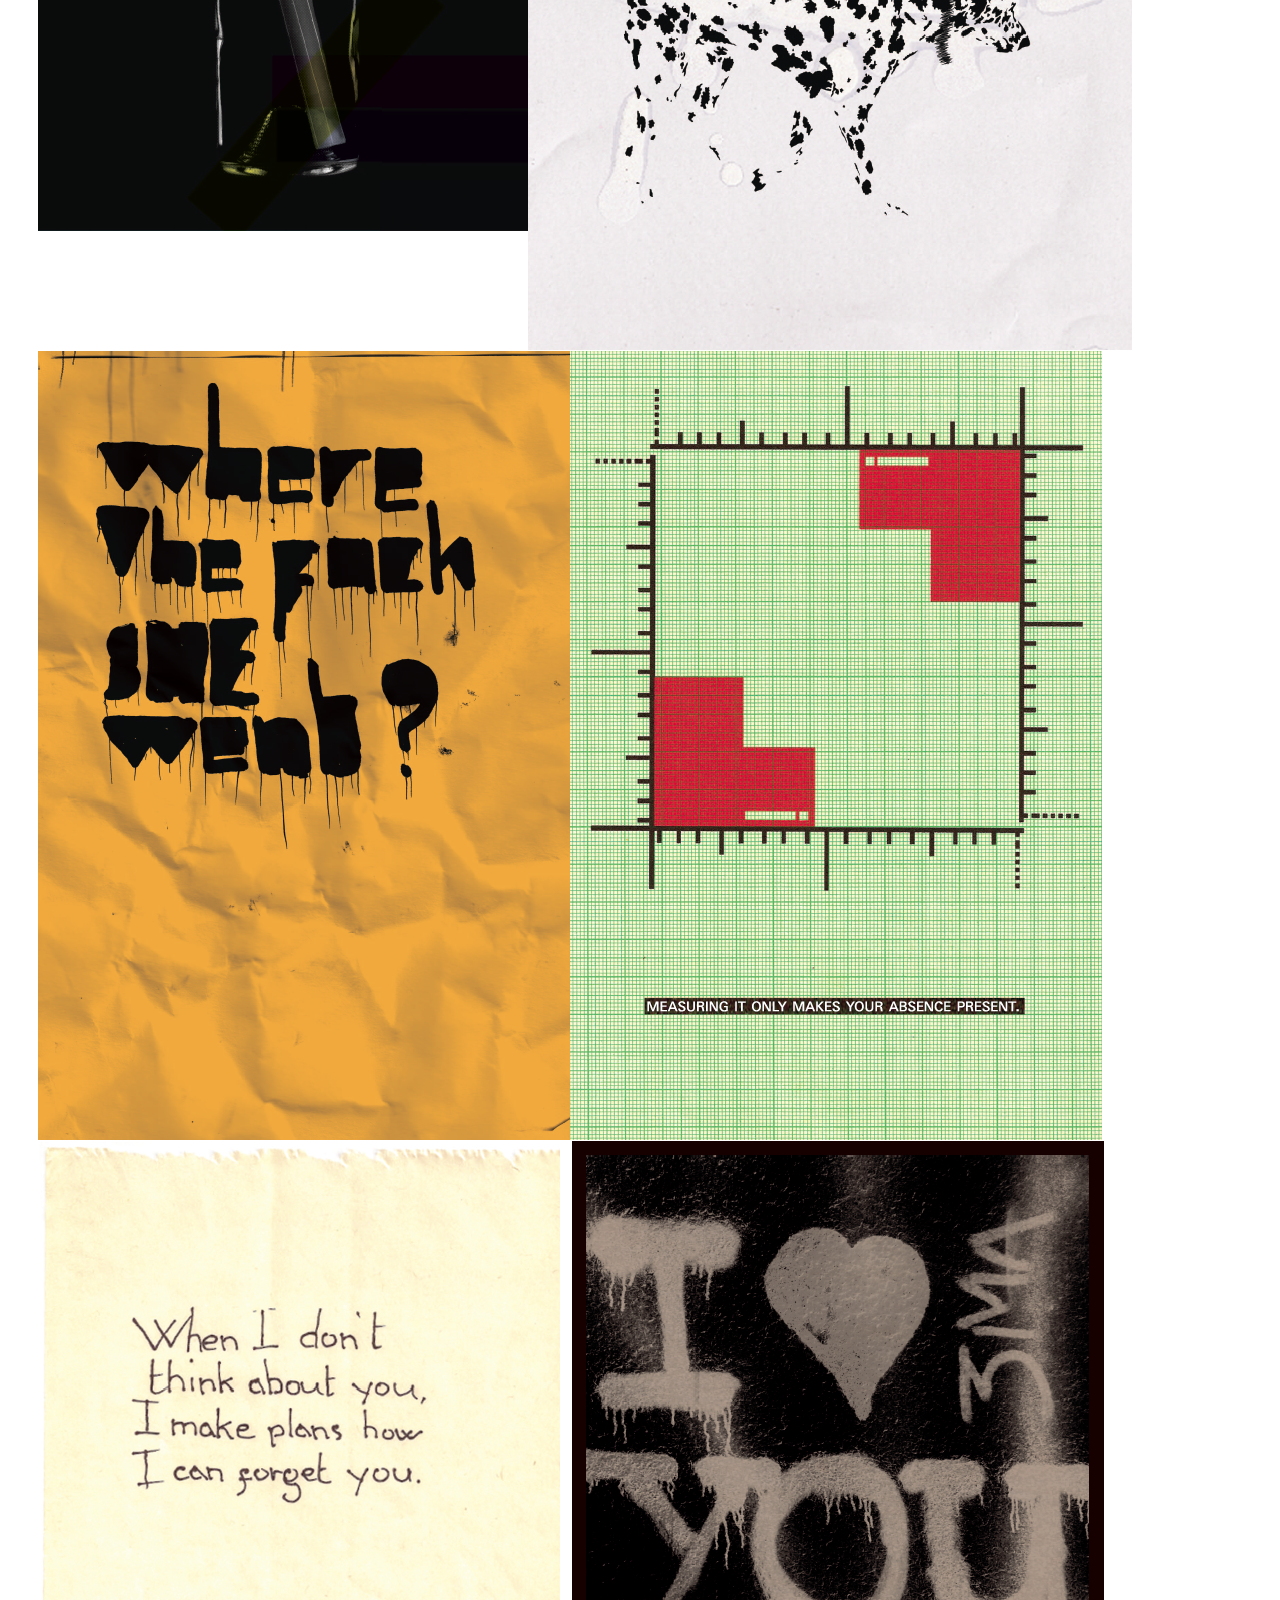
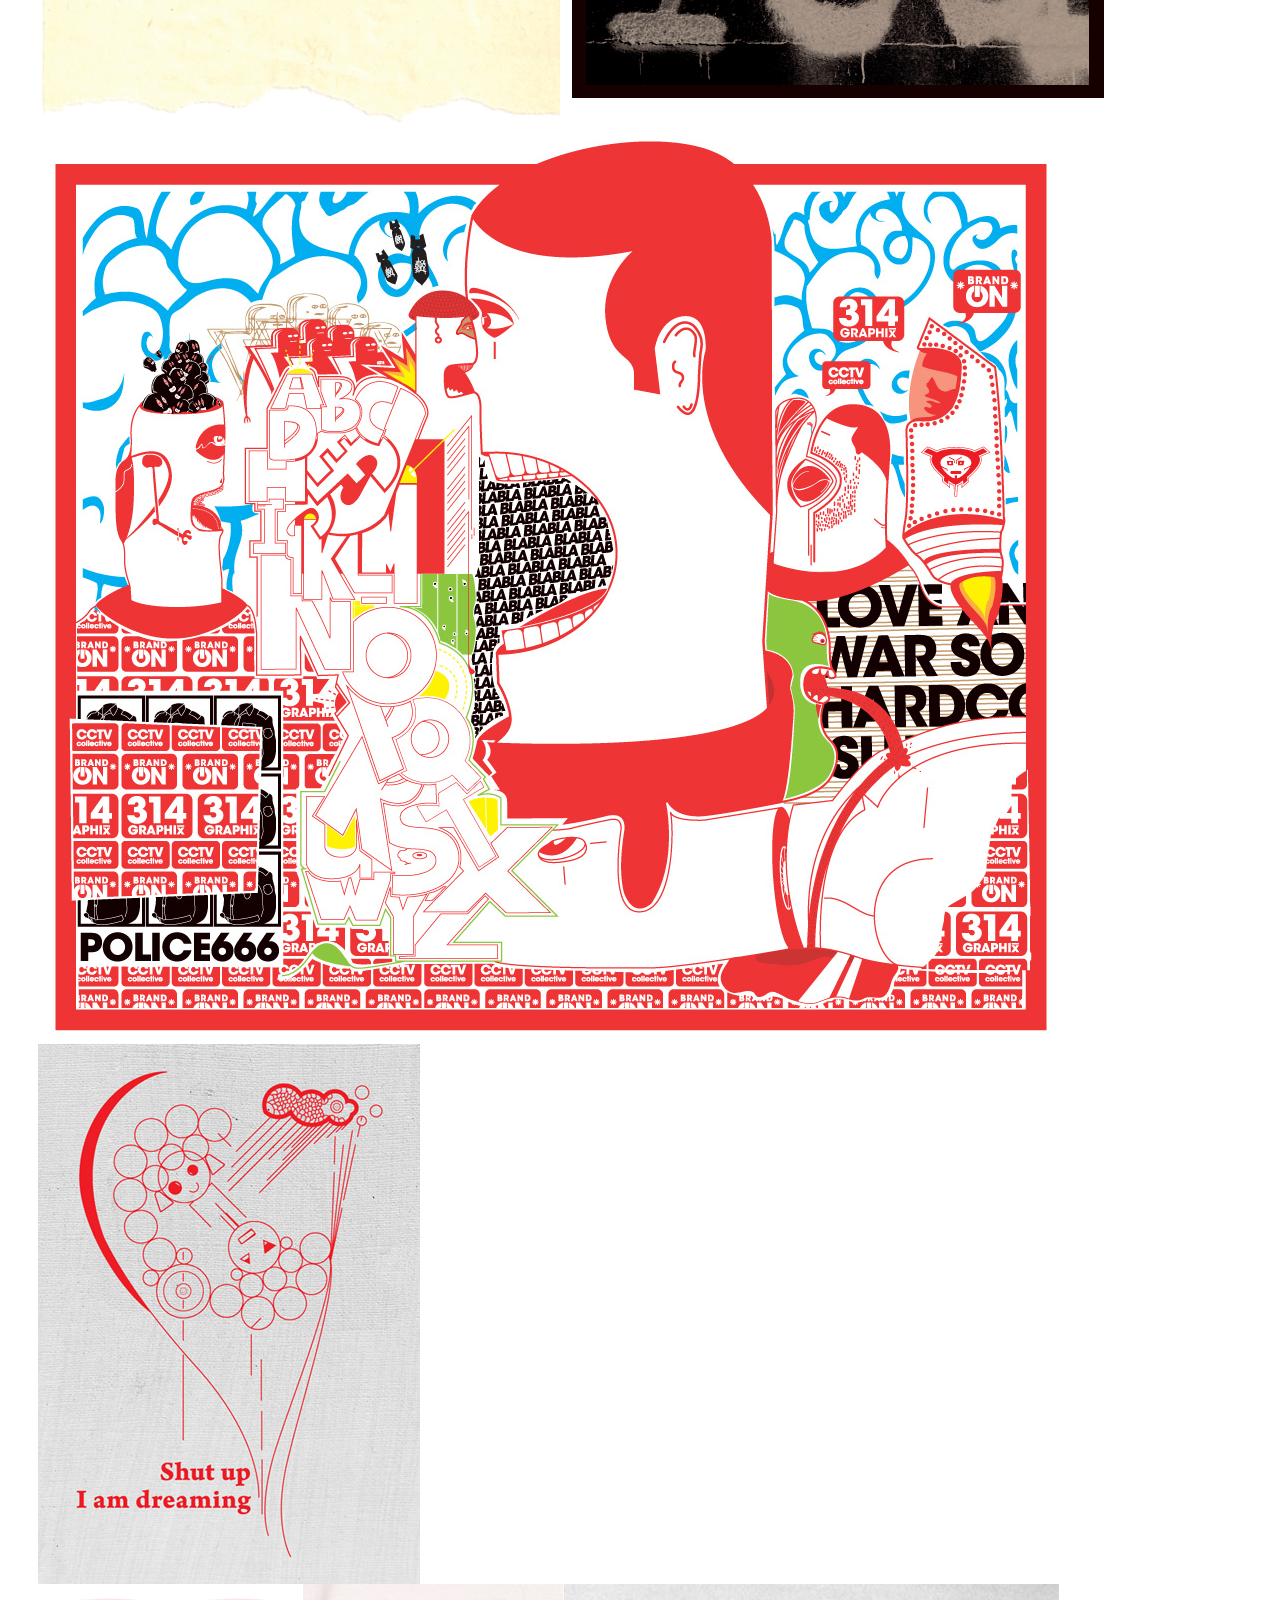
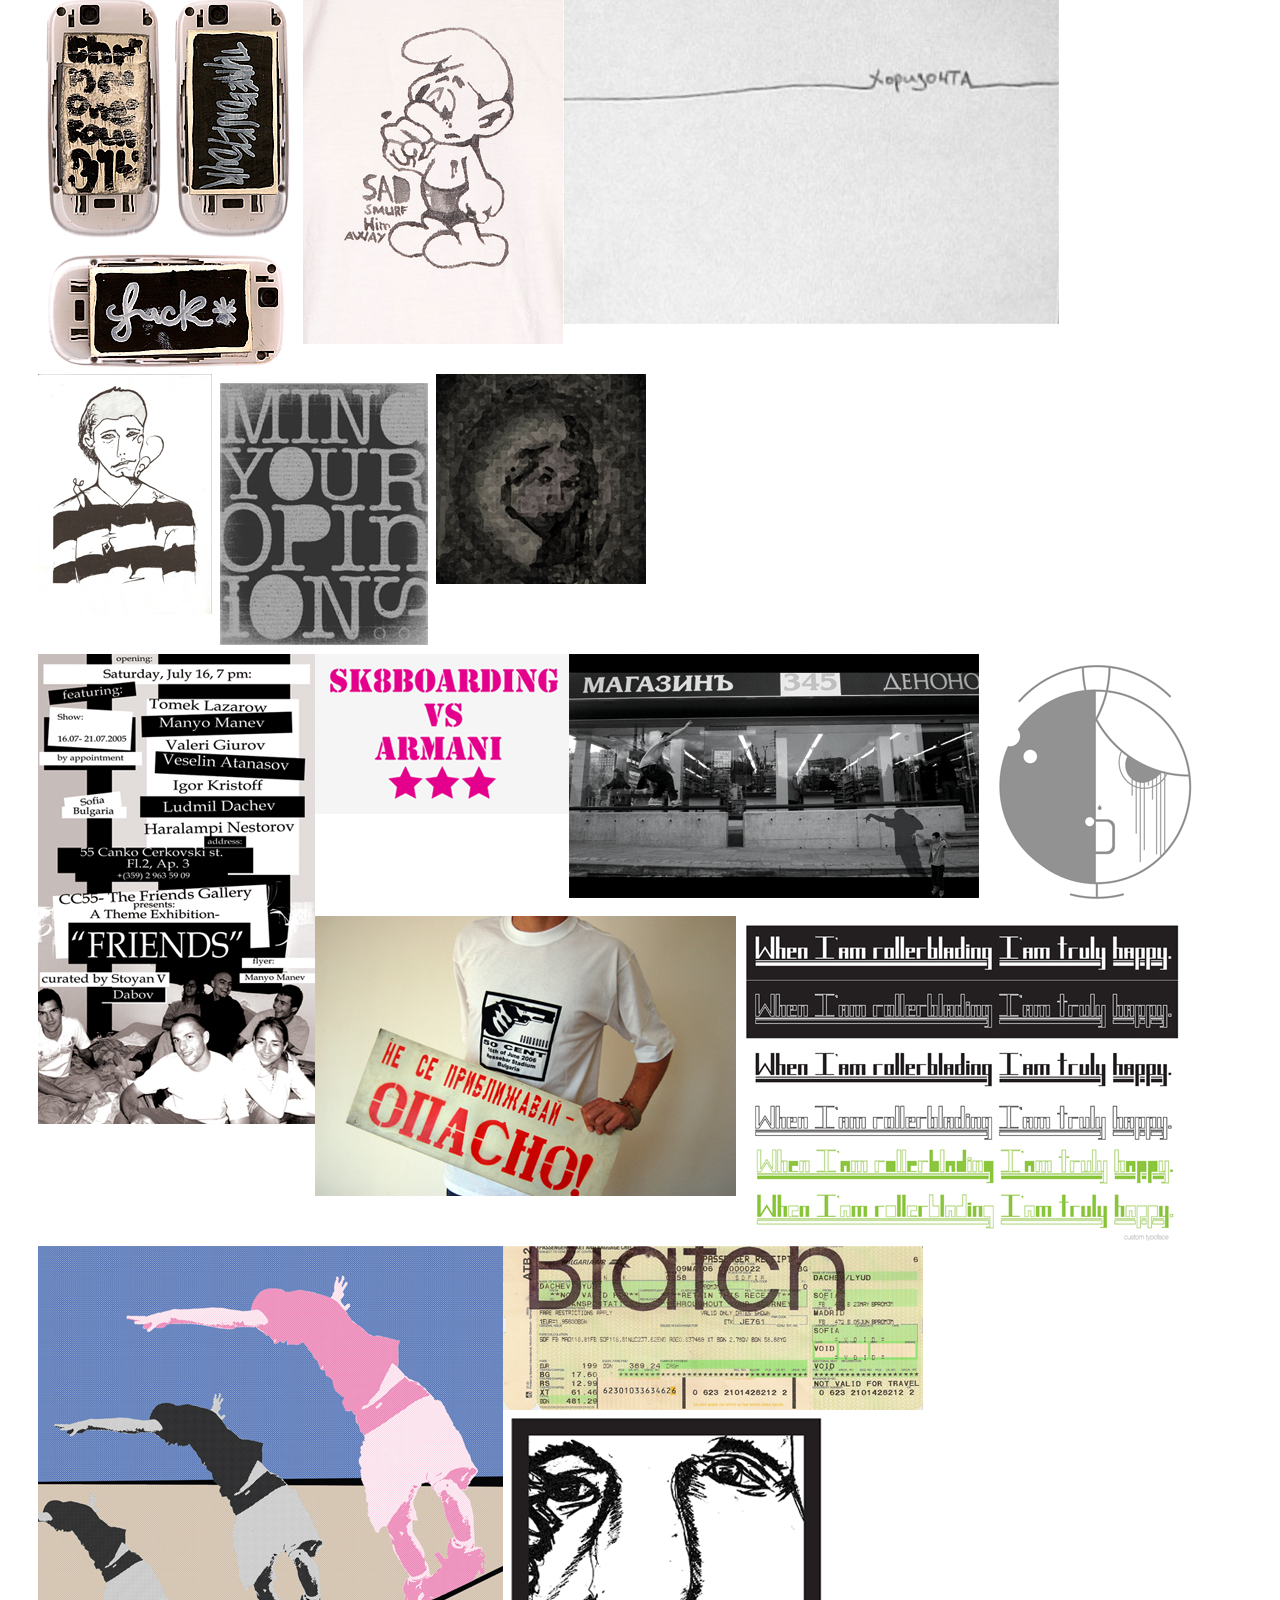
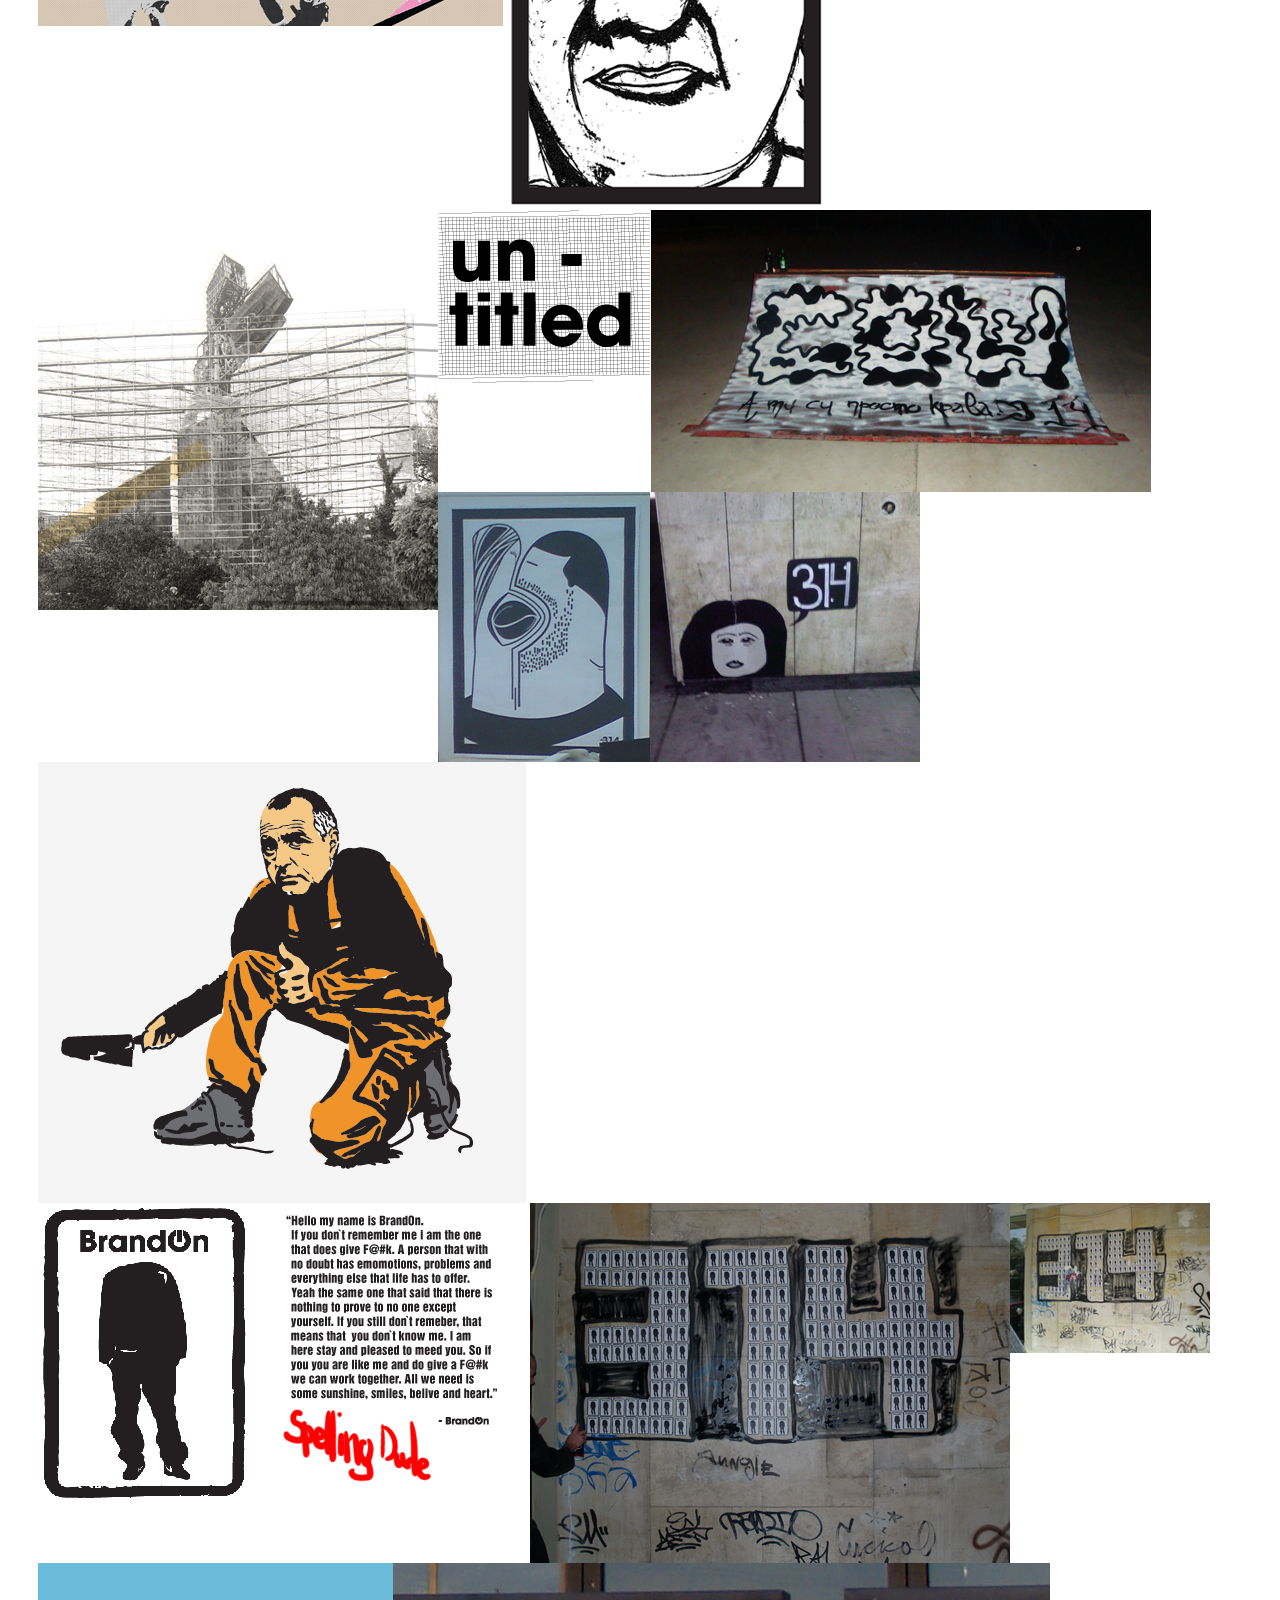
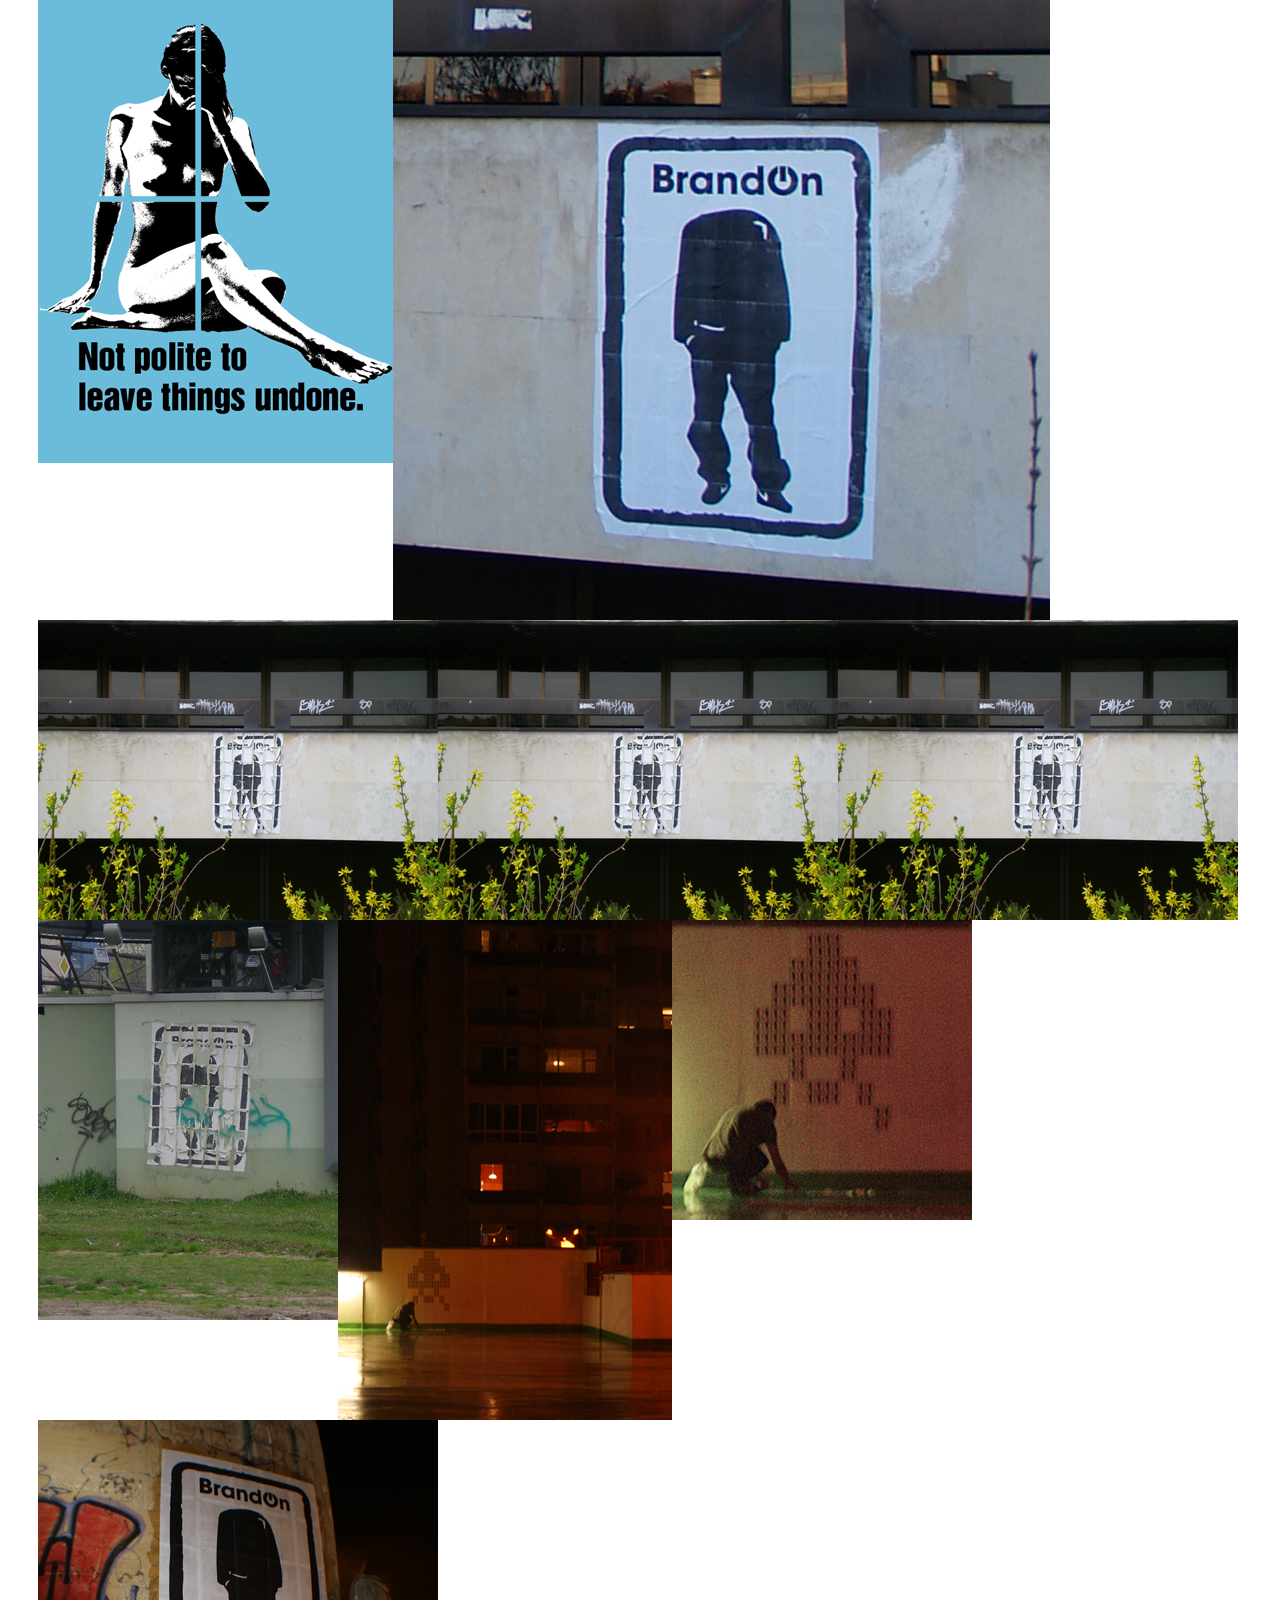
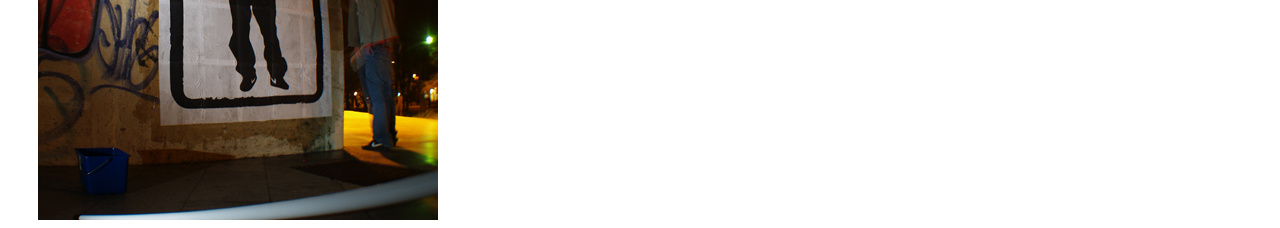
<file: niceandrandom/index.html>
<!DOCTYPE html>
<html>
<html lang="en">
<head>
	<meta charset="utf-8">
	<meta http-equiv="X-UA-Compatible" content="IE=edge">
	<title>314 Lyudmil Dachev | Nice &amp; Random</title>
	<meta name="viewport" content="width=device-width, initial-scale=1.0">
	<meta name="description" content="314 Lyudmil Dachev | Graphics • Illustrations • Web • Branding">
	<meta name="author" content="Lyudmil Dachev">
	<!-- Le styles -->
	<link href="/css/nandr.css" rel="stylesheet">
	<link href="/images/favicon.png" rel="shortcut icon" type="image/x-icon">
  <link href="/images/webclip.png" rel="apple-touch-icon">
</head>

<body>

<div id="left_column">

<h1>Nice &amp; Random&nbsp;</h1>

<div class="clear" style="height: 43px"></div>


  	<img class="floated img-responsive" title="Taking my time for the greater good." alt="Taking my time for the greater good." src="/uploads/pictures/9fa41985d40f0b6c5490987a6cc2fdb71a420259.jpg" />

  	<img class="floated img-responsive" title="Creative drawing in the bible" alt="Creative drawing in the bible" src="/uploads/pictures/f0ec64216f1d408ee4e6cfda201458c6f6a626f0.gif" />

  	<img class="floated img-responsive" title="My Daily Routine" alt="My Daily Routine" src="/uploads/pictures/6b0171227cd2409514d4619c5d358e6911f4df0e.jpg" />

  	<img class="floated img-responsive" title="HOME IS ALMOST DONE." alt="HOME IS ALMOST DONE." src="/uploads/pictures/f1408daa3afcf2c1e19f58699b52808c5c3e8740.jpg" />

  	<img class="floated img-responsive" title="" alt="" src="/uploads/pictures/6c4fbefd390d65f9653d88363c8d7836a09aa73b.png" />

  	<img class="floated img-responsive" title="School is Cancelled." alt="School is Cancelled." src="/uploads/pictures/126d403a6ef16d977e5c7384ef96a3cb5aa09652.png" />

  	<img class="floated img-responsive" title="09 THINGS I LOVE ABOUT YOU" alt="09 THINGS I LOVE ABOUT YOU" src="/uploads/pictures/db501a9d0d4e77bc948f64275539bc68029dd85b.jpg" />

  	<img class="floated img-responsive" title="" alt="" src="/uploads/pictures/4390a034e7637e7365bbc53b2de49b4160338bb8.png" />
			<div class="clear"></div>

  	<img class="floated img-responsive" title="" alt="" src="/uploads/pictures/88fb66b7d87c2a5ba68e75b0e46c465211a8b463.png" />

  	<img class="floated img-responsive" title="" alt="" src="/uploads/pictures/b887aaf583ef572270de2b2e1b1723c8fb44a33c.png" />

  	<img class="floated img-responsive" title="" alt="" src="/uploads/pictures/ecdb27a4384a8a6ce57eabac3e7ff64f864f0a4f.png" />

  	<img class="floated img-responsive" title="" alt="" src="/uploads/pictures/36ae4dc828b79ccfd84c2fdc008d6e277da353cd.png" />

  	<img class="floated img-responsive" title="" alt="" src="/uploads/pictures/ba88a6618bf210f804a868bb7cf7259771003caa.png" />

  	<img class="floated img-responsive" title="" alt="" src="/uploads/pictures/2435fd25e5f1c84b242c25c5bc30186d4e1044c6.png" />

  	<img class="floated img-responsive" title="LOVE  AND WAR SO HARDCORE" alt="LOVE  AND WAR SO HARDCORE" src="/uploads/pictures/7acccbd36213c618cafcf290107da0248d002d97.jpg" />

  	<img class="floated img-responsive" title="SLEEP IS THE COUSIN OF DEATH" alt="SLEEP IS THE COUSIN OF DEATH" src="/uploads/pictures/624089934fa6de77630e9e1628d290ab22aef08a.jpg" />
			<div class="clear"></div>

  	<img class="floated img-responsive" title="If you don't pick up the next time I call you" alt="If you don't pick up the next time I call you" src="/uploads/pictures/ee771bccaf87d7a080d0af2bdc72d4441915b60a.jpg" />

    	<a href="http://iam314.com/01.mp3" target="_blank">	<img class="floated img-responsive" title="I am just a tall smurf" alt="I am just a tall smurf" src="/uploads/pictures/5e6c425546a6879cffac262096fd78ba2f3ff179.jpg" />        </a>

  	<img class="floated img-responsive" title="Horizon" alt="Horizon" src="/uploads/pictures/62839a2901379accdb9e9442a053436990d297c6.png" />
			<div class="clear"></div>

  	<img class="floated img-responsive" title="Johnny" alt="Johnny" src="/uploads/pictures/c55a6173e74d8917fb45f741277d8e2ac604818a.jpg" />

  	<img class="floated img-responsive" title="and this is what i sad after half a bottle of john D." alt="and this is what i sad after half a bottle of john D." src="/uploads/pictures/7d1fff53105c25ca1b06da61d8af504f7ee7cfe9.jpg" />

  	<img class="floated img-responsive" title="Ph. Ph. Ph." alt="Ph. Ph. Ph." src="/uploads/pictures/023638c7986074492c4609db5c60d904f3fd7990.jpg" />
			<div class="clear"></div>

  	<img class="floated img-responsive" title="friend's gallery great place that was" alt="friend's gallery great place that was" src="/uploads/pictures/f1917a972c3cbbb3ca5760be8ddf82f910b9a2c2.jpg" />

  	<img class="floated img-responsive" title="who won?" alt="who won?" src="/uploads/pictures/17b21ccdb1cdf9d9e8d0529f09e76f8c877f110e.png" />

  	<img class="floated img-responsive" title="SOUL GRIND" alt="SOUL GRIND" src="/uploads/pictures/0c67918cea75ce7d500ce4ce3e65868a617c8088.jpg" />

  	<img class="floated img-responsive" title="Nah, man i don't know what the time is." alt="Nah, man i don't know what the time is." src="/uploads/pictures/07a988599ad35e1e0782f63aa7515549d2f90a29.png" />

  	<img class="floated img-responsive" title="Fifty cent just to pay the rent." alt="Fifty cent just to pay the rent." src="/uploads/pictures/b81b3806806316ccb128aac8230388670cc2bd39.jpg" />

  	<img class="floated img-responsive" title="I (heart) rollerblading" alt="I (heart) rollerblading" src="/uploads/pictures/7079440a7cea421692146eb7831e9f7eab671ee6.jpg" />
			<div class="clear"></div>

  	<img class="floated img-responsive" title="rolling in span is great because of the pain killers" alt="rolling in span is great because of the pain killers" src="/uploads/pictures/ae7f262681f557720313dd051e3e5949bd40fe32.jpg" />

  	<img class="floated img-responsive" title="writhing shit like that just because i miss you." alt="writhing shit like that just because i miss you." src="/uploads/pictures/e1409deb695c26aed2c961deac43f8855cecc30d.jpg" />

  	<img class="floated img-responsive" title="Super Heroes does exist" alt="Super Heroes does exist" src="/uploads/pictures/1e57e33de527d71cde7e7714f854c118d9048a91.png" />
			<div class="clear"></div>

  	<img class="floated img-responsive" title="this monument is cool" alt="this monument is cool" src="/uploads/pictures/92545d57e7eac2da9b01b74f13b54628c2bded55.jpg" />

  	<img class="floated img-responsive" title="title" alt="title" src="/uploads/pictures/141af53eff324d38a9dd0dc6efed2327677af4ba.gif" />

  	<img class="floated img-responsive" title="farm animals are always a good thing to play with" alt="farm animals are always a good thing to play with" src="/uploads/pictures/8c87837fb514dea790bd20b29734f8977b7349ce.jpg" />

  	<img class="floated img-responsive" title="To Hell With LOVE" alt="To Hell With LOVE" src="/uploads/pictures/b85b543d2577602a436766ac3243a1ecdfa1792a.jpg" />

  	<img class="floated img-responsive" title="314 is my hero" alt="314 is my hero" src="/uploads/pictures/b07ee7a463accbb452312f4fc31ca017a8f7c64f.jpg" />
			<div class="clear"></div>

  	<img class="floated img-responsive" title="I am an outlaw + politician" alt="I am an outlaw + politician" src="/uploads/pictures/ecc827d0c9c56014f43629b67452850f5b59b699.png" />
			<div class="clear"></div>

  	<img class="floated img-responsive" title="I (heart) stickers" alt="I (heart) stickers" src="/uploads/pictures/5938d22f1b9790d9e0af2f1280fbd4dc1da1258a.gif" />

  	<img class="floated img-responsive" title="I wrote this and did not used spellcheck" alt="I wrote this and did not used spellcheck" src="/uploads/pictures/5251a27740ad2d0bee782e994e55ea49cf8c9545.jpg" />

  	<img class="floated img-responsive" title="the police almost had me" alt="the police almost had me" src="/uploads/pictures/de7f91b1e52b82a6a70c5fc9b5cf0d8b944919a9.jpg" />

  	<img class="floated img-responsive" title="but advertising did" alt="but advertising did" src="/uploads/pictures/2ba535cdd222b99754008eeb4ef590e47a5f3d00.jpg" />

  	<img class="floated img-responsive" title="Bastardized" alt="Bastardized" src="/uploads/pictures/dfe75a0681ce5fb0aae8f4ee03ec6d11b1395793.jpg" />

  	<img class="floated img-responsive" title="a cold night in hell" alt="a cold night in hell" src="/uploads/pictures/dc90a2bc35b10640f6dd91d59ff36870e760893b.jpg" />

  	<img class="floated img-responsive" title="time does not exist but why thing does aged" alt="time does not exist but why thing does aged" src="/uploads/pictures/025d5d859022cea3248265f7d9696f4cd129a1d3.jpg" />

  	<img class="floated img-responsive" title="time does not exist but why thing does aged" alt="time does not exist but why thing does aged" src="/uploads/pictures/ba4ccc5c11dce82487c460fda72944e1c924af52.jpg" />

  	<img class="floated img-responsive" title="time does not exist but why thing does aged" alt="time does not exist but why thing does aged" src="/uploads/pictures/04ce31dca00248f9a7a6f4f0632fe5a7596a9917.jpg" />

  	<img class="floated img-responsive" title="time does not exist but why thing does aged" alt="time does not exist but why thing does aged" src="/uploads/pictures/6296dafa3416bbe280e26bb842de0b22df984d21.jpg" />

  	<img class="floated img-responsive" title="and that night was raining" alt="and that night was raining" src="/uploads/pictures/4172f7f3385871f8005f020ff82e7bd44164ed7f.jpg" />

  	<img class="floated img-responsive" title="as seen on my pravetz 16" alt="as seen on my pravetz 16" src="/uploads/pictures/b3bdf023b9ab4fd1f435f75542876ba7113c5c75.jpg" />
			<div class="clear"></div>

  	<img class="floated img-responsive" title="the deed was done and the police came just a bit late." alt="the deed was done and the police came just a bit late." src="/uploads/pictures/a9a0c6b91bd5b2a47f259369650a70eb8e2a4971.jpg" />
  </div>
	  <div class="clear"></div>
</body>
</html>
</file>
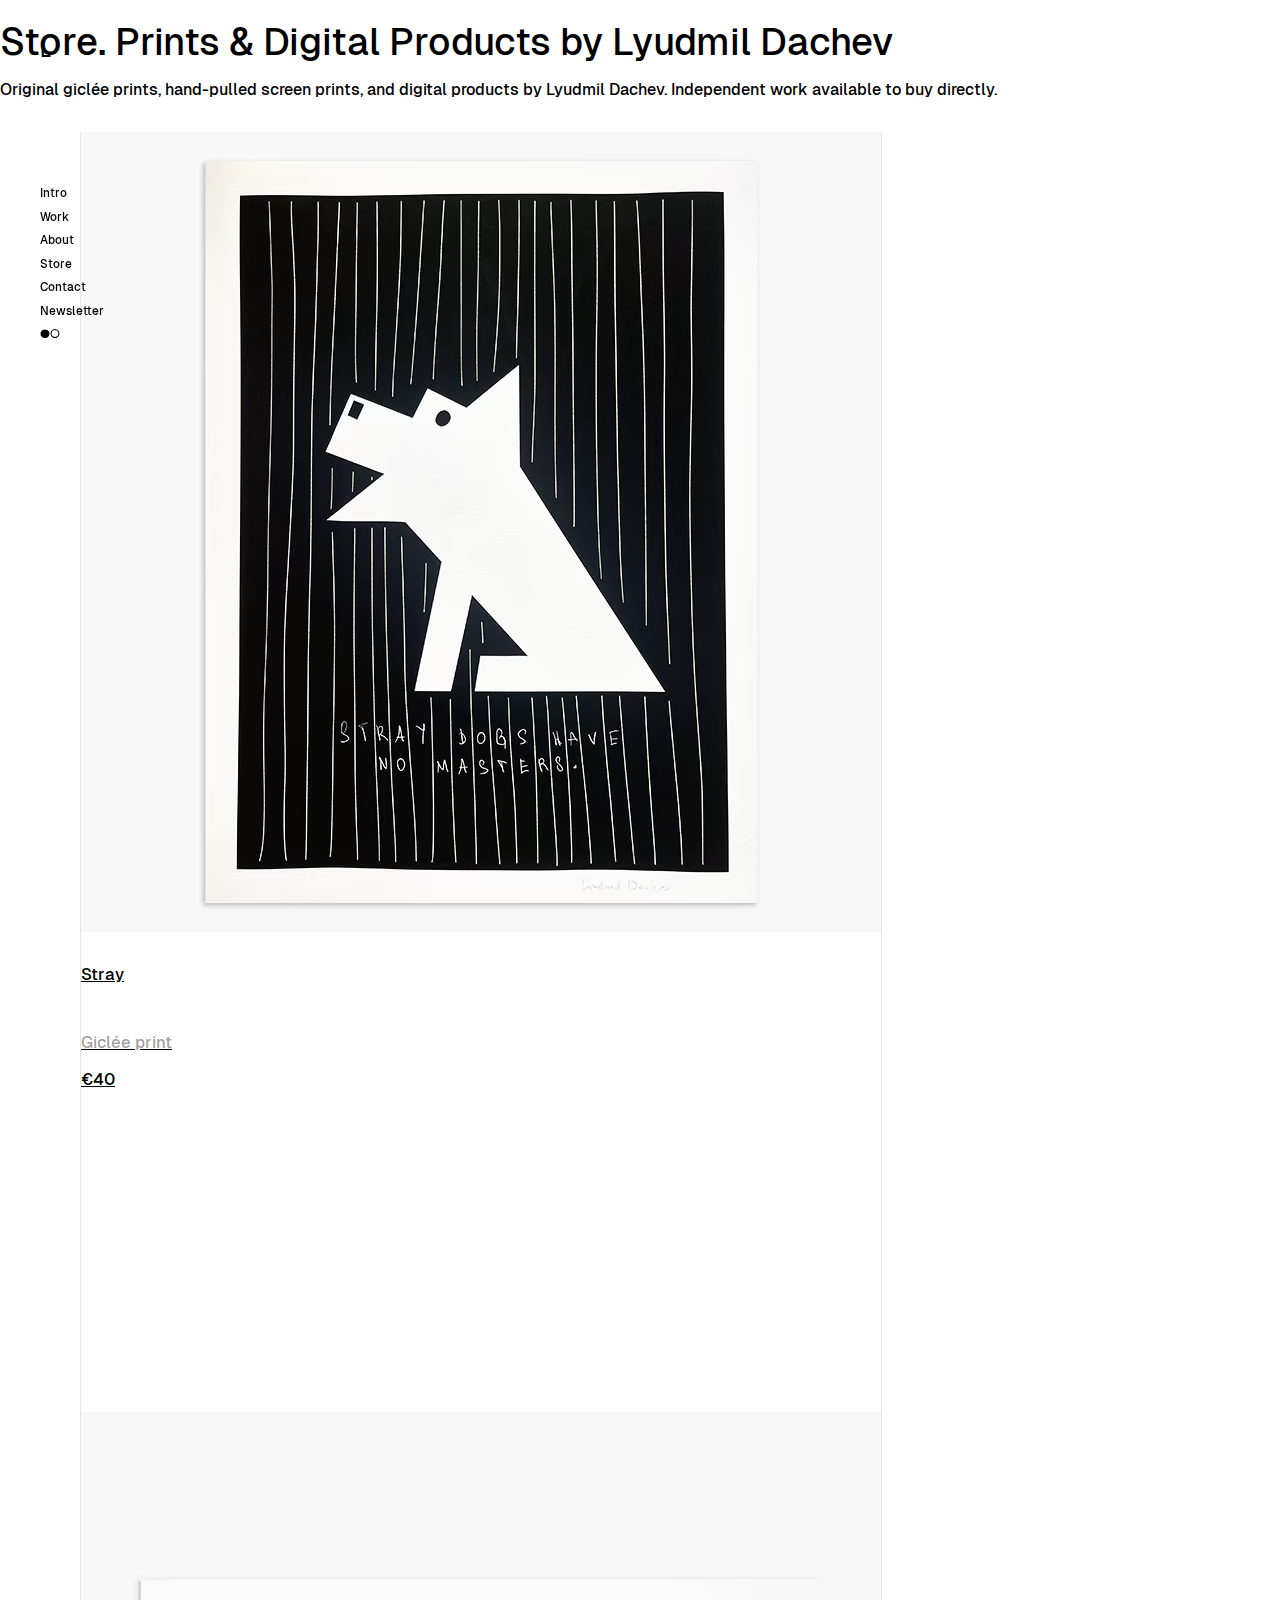
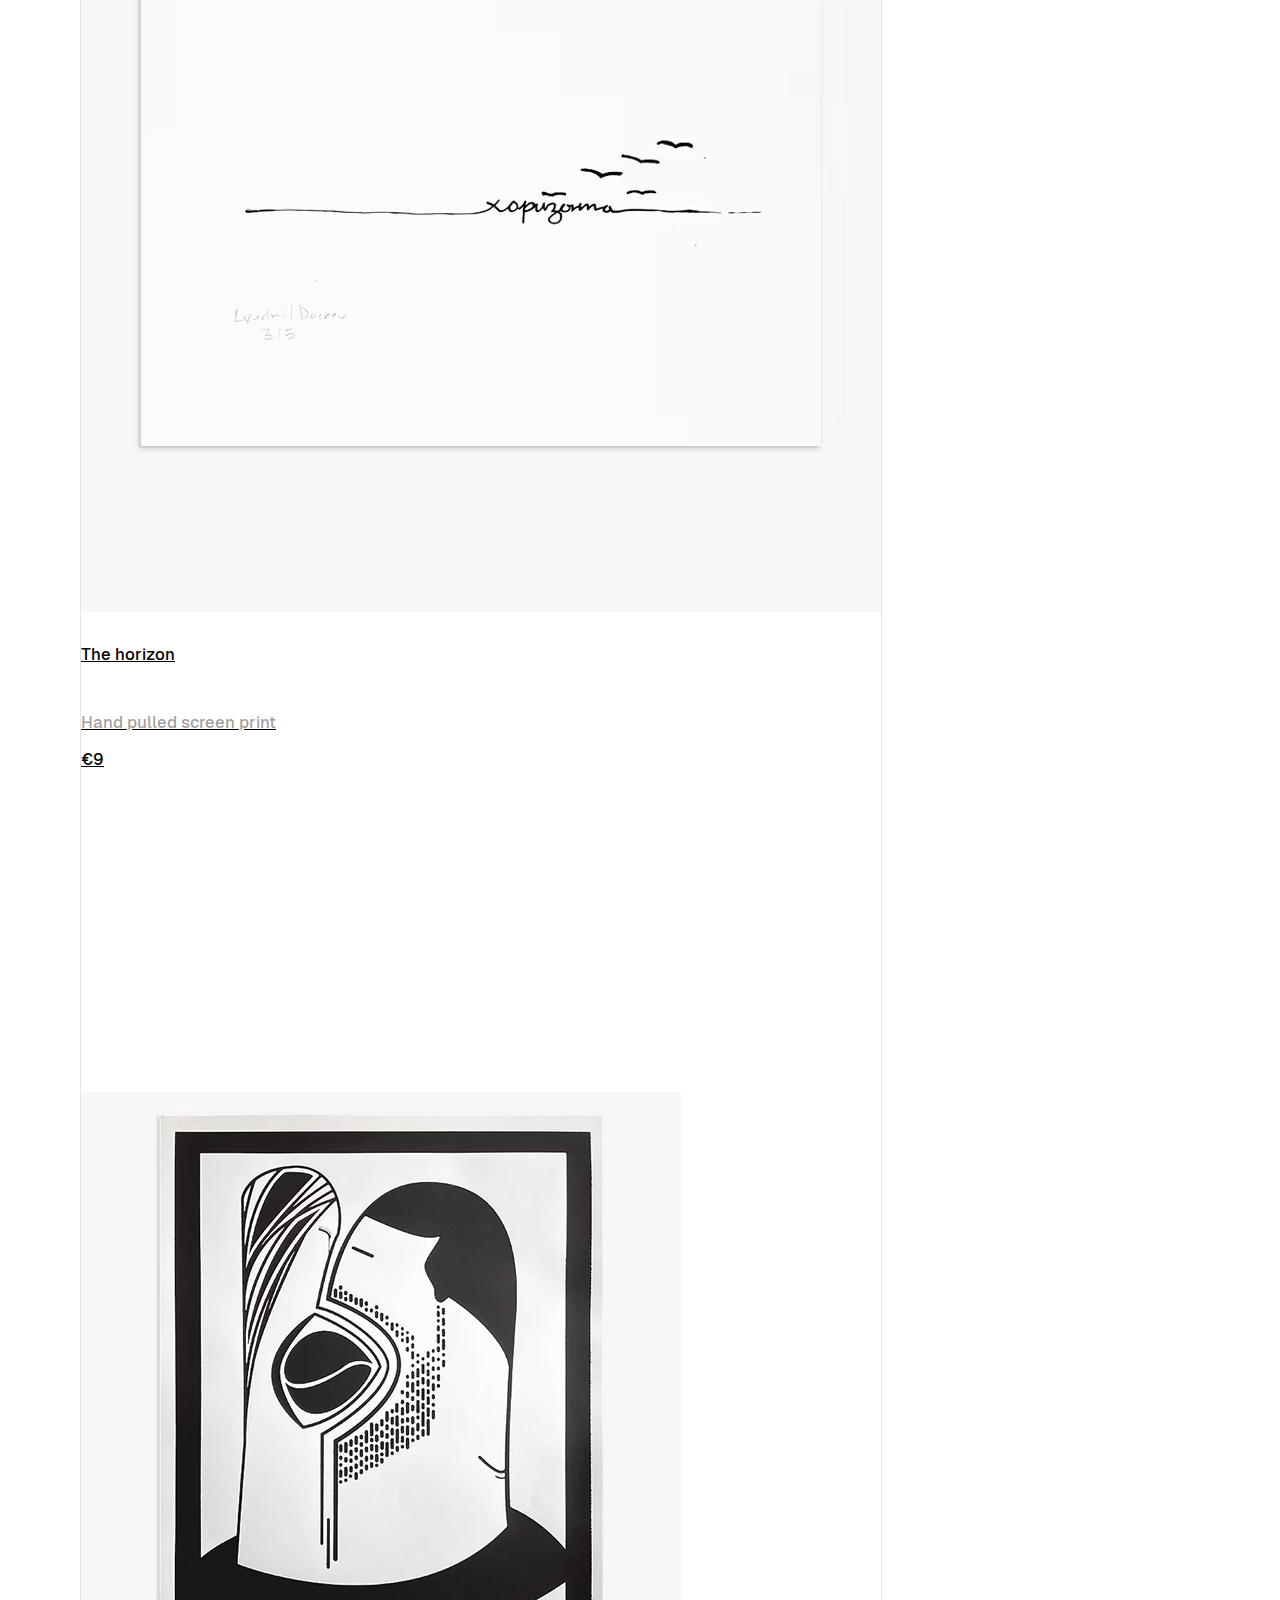
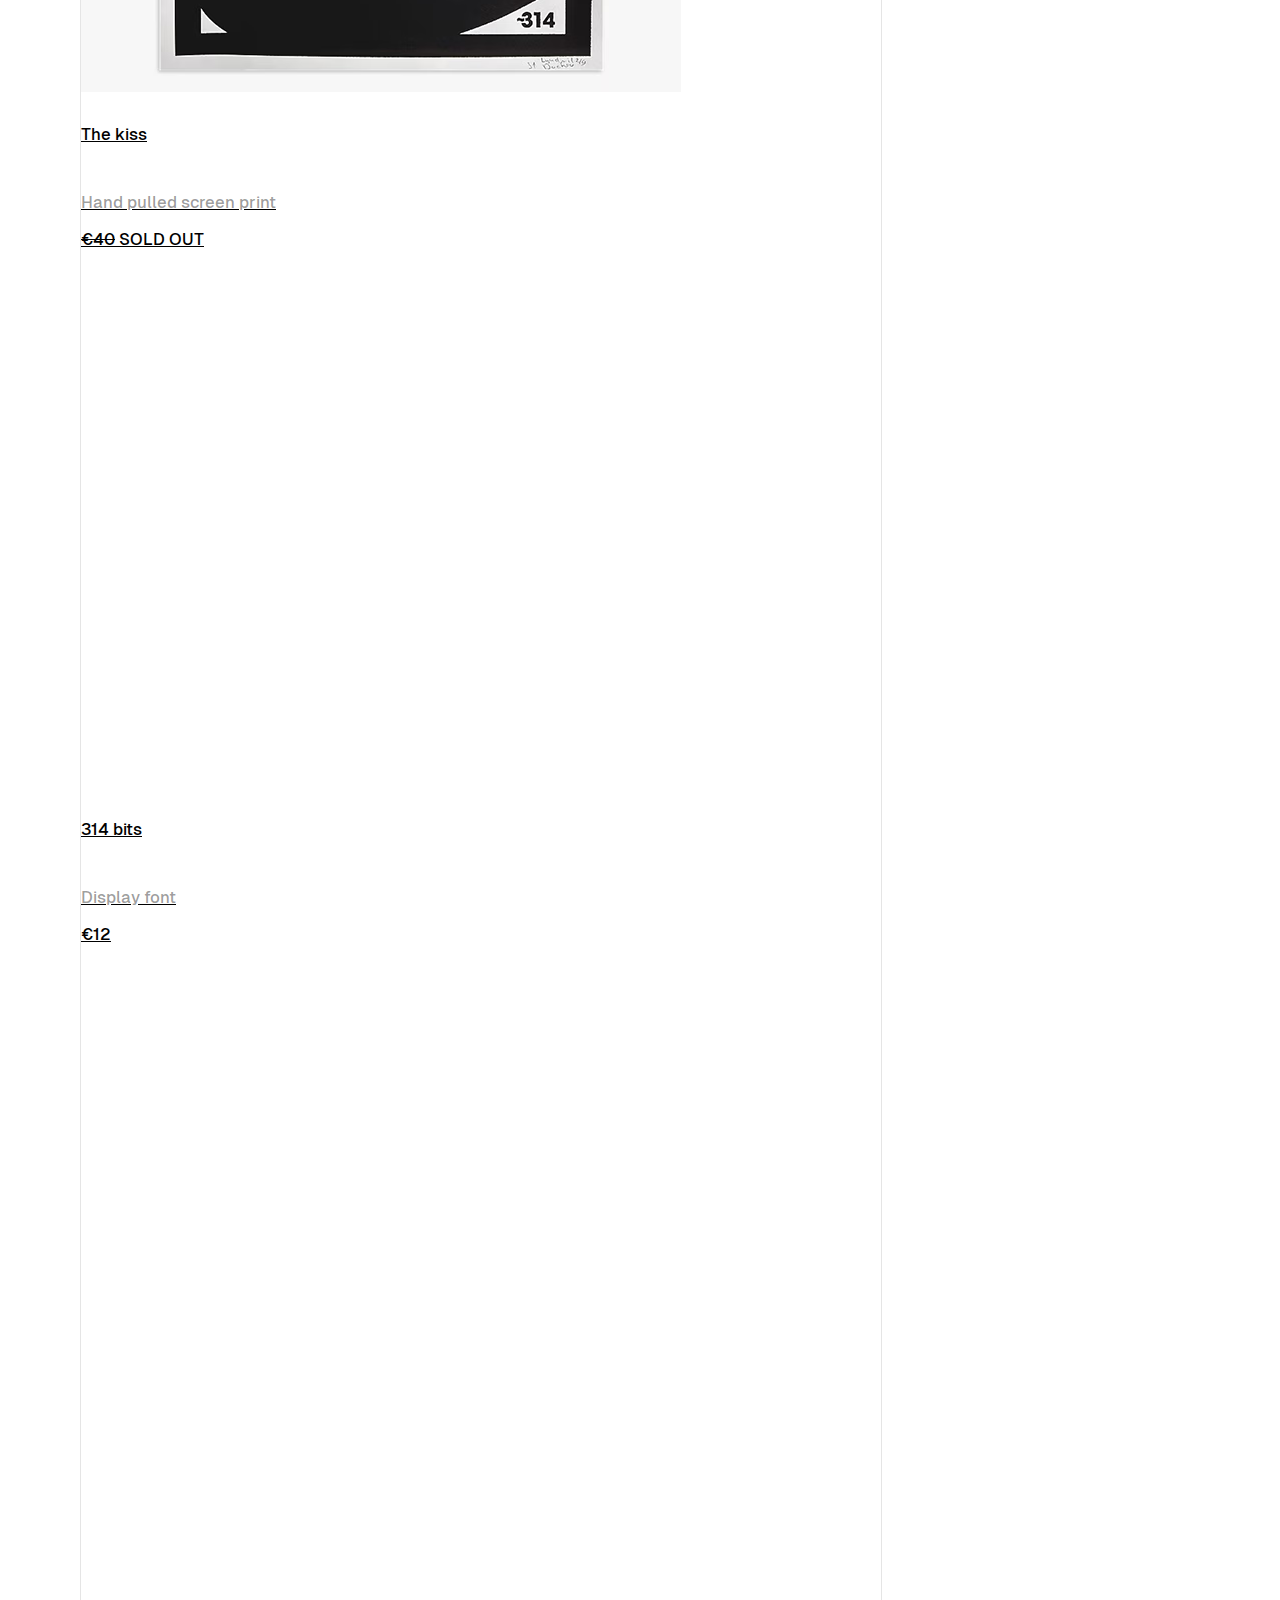
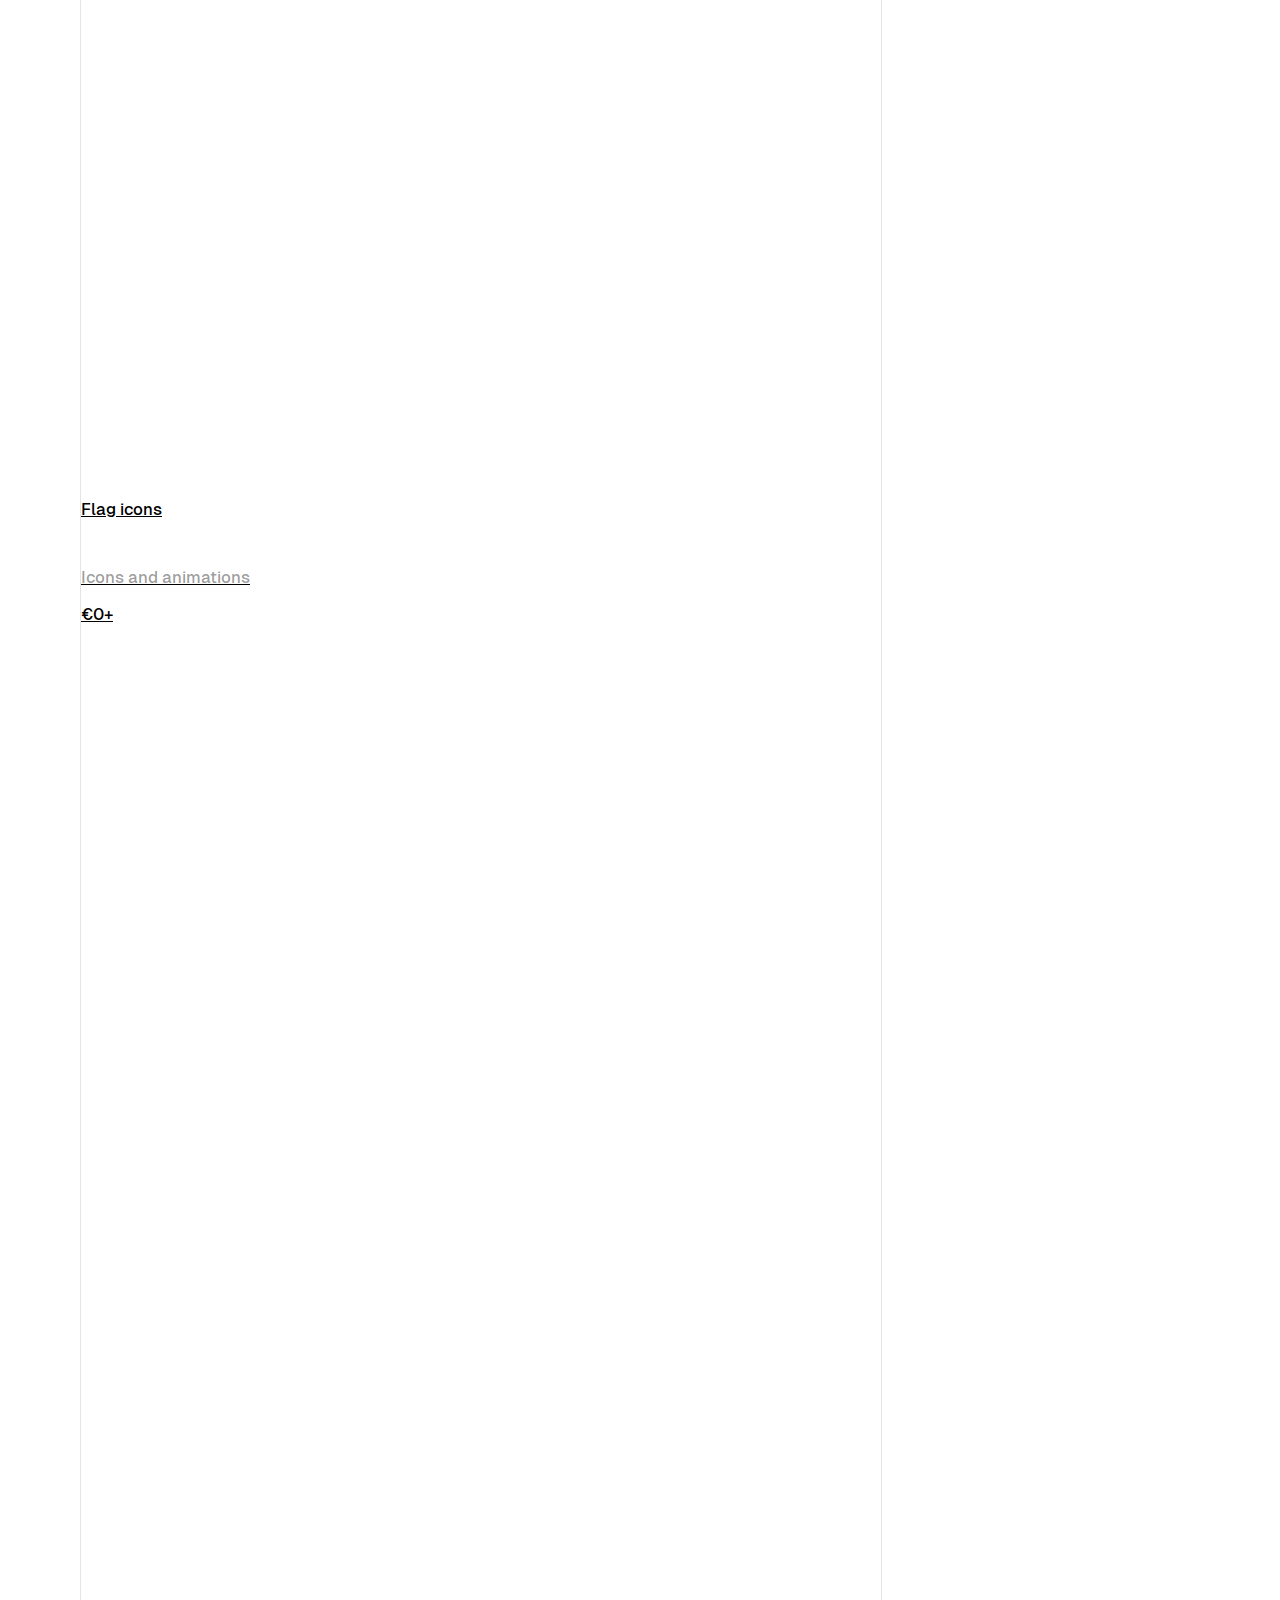
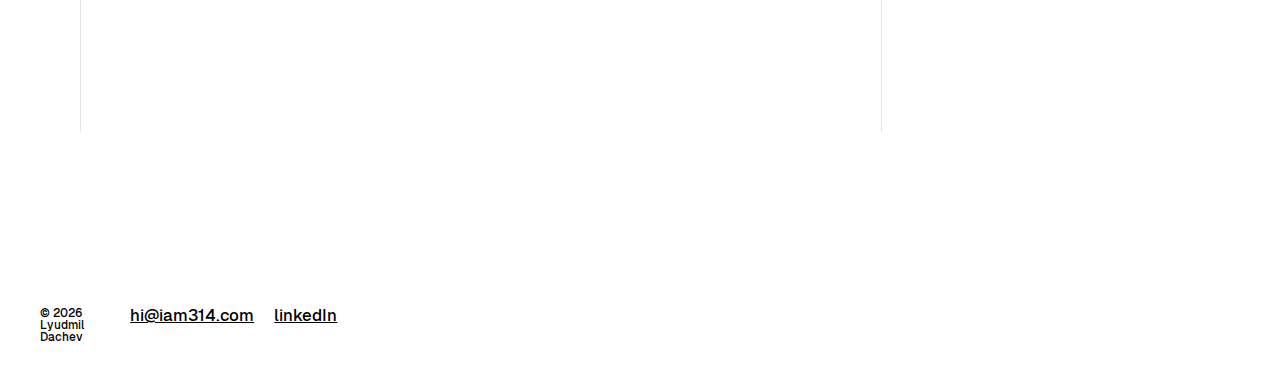
<file: store/index.html>
<!DOCTYPE html>
<!-- Designed and developed by Lyudmil Dachev -->
<html lang="en">
<head>
  <meta charset="utf-8">
  <title>Store – Prints &amp; Digital Products by Lyudmil Dachev</title>
  <link rel="canonical" href="https://www.iam314.com/store/" />
  <meta name="description" content="Browse limited edition screen prints, prints, typefaces, and other digital products by Lyudmil Dachev.">
	<meta name="author" content="Lyudmil Dachev">
  <meta property="og:title" content="Store – Prints &amp; Digital Products by Lyudmil Dachev">
  <meta property="og:description" content="Browse limited edition screen prints, prints, typefaces, and other digital products by Lyudmil Dachev.">
  <meta property="og:image" content="/images/ogimages/open-graph-store.png">
  <meta property="twitter:title" content="Store – Prints &amp; Digital Products by Lyudmil Dachev">
  <meta property="twitter:description" content="Browse limited edition screen prints, prints, typefaces, and other digital products by Lyudmil Dachev.">
  <meta property="twitter:image" content="/images/ogimages/open-graph-store.png">
  <meta property="og:type" content="website">
  <meta name="twitter:card" content="summary_large_image">
  <meta name="viewport" content="width=device-width, initial-scale=1">
  <link href="/css/normalize.css" rel="stylesheet" type="text/css">
  <link href="/css/lyudmils.css" rel="stylesheet" type="text/css">
  <link href="/images/favicon.png" rel="shortcut icon" type="image/x-icon">
  <link href="/images/webclip.png" rel="apple-touch-icon">

<script type="application/ld+json">
{
  "@context": "https://schema.org",
  "@graph": [
    {
      "@type": "Person",
      "@id": "https://www.iam314.com/#person",
      "name": "Lyudmil Dachev",
      "jobTitle": "Brand Identity Designer & Webflow Developer",
      "description": "Brand identity designer, Webflow developer, and maker. Building visual systems for founder-led businesses and independent art prints and type under my own name. Solo practice based in Sofia, operating worldwide.",
      "url": "https://www.iam314.com",
      "email": "hi@iam314.com",
      "image": "https://www.iam314.com/images/opengraph.png",
      "address": {
        "@type": "PostalAddress",
        "addressLocality": "Sofia",
        "addressCountry": "BG"
      },
      "sameAs": [
        "https://www.linkedin.com/in/iam314/",
        "https://www.behance.net/iam314"
      ],
      "knowsAbout": [
        "Brand Identity Design",
        "Webflow Development",
        "Web Design",
        "Art Direction",
        "Typography",
        "Type Design",
        "Logo Design",
        "Visual Systems",
        "Printmaking",
        "Graphic Design",
        "Visual Communication"
      ],
      "worksFor": { "@id": "https://www.iam314.com/#organization" }
    },
    {
      "@type": "ProfessionalService",
      "@id": "https://www.iam314.com/#organization",
      "name": "iam314",
      "url": "https://www.iam314.com",
      "logo": "https://www.iam314.com/images/favicon.png",
      "founder": { "@id": "https://www.iam314.com/#person" },
      "description": "Solo brand identity and Webflow studio by Lyudmil Dachev. Based in Sofia, working with founder-led businesses worldwide.",
      "address": {
        "@type": "PostalAddress",
        "addressLocality": "Sofia",
        "addressCountry": "BG"
      },
      "areaServed": "Worldwide",
      "priceRange": "€€€",
      "hasOfferCatalog": {
        "@type": "OfferCatalog",
        "name": "Design Services & Products",
        "itemListElement": [
          {
            "@type": "Offer",
            "itemOffered": {
              "@type": "Service",
              "name": "Brand Identity Design",
              "description": "Full brand identity systems for founder-led businesses. Discovery, visual language, logo system, color, typography, brand standards and output files."
            }
          },
          {
            "@type": "Offer",
            "itemOffered": {
              "@type": "Service",
              "name": "Webflow Development",
              "description": "Design and development of brand websites built in Webflow. From concept to launch."
            }
          },
          {
            "@type": "Offer",
            "itemOffered": {
              "@type": "Service",
              "name": "Art Direction",
              "description": "Art direction for brand campaigns, digital products, and visual systems."
            }
          },
          {
            "@type": "Offer",
            "itemOffered": {
              "@type": "Product",
              "name": "314 bits — Geometric Display Typeface"
            }
          },
          {
            "@type": "Offer",
            "itemOffered": {
              "@type": "Product",
              "name": "Minimal Flag Icons & Lottie Animations"
            }
          },
          {
            "@type": "Offer",
            "itemOffered": {
              "@type": "Product",
              "name": "Art Prints by Lyudmil Dachev"
            }
          }
        ]
      }
    },
    {
      "@type": "WebSite",
      "@id": "https://www.iam314.com/#website",
      "url": "https://www.iam314.com",
      "name": "Lyudmil Dachev — iam314",
      "description": "Brand identity, Webflow development, art prints, and type by Lyudmil Dachev. Solo practice based in Sofia, operating worldwide.",
      "publisher": { "@id": "https://www.iam314.com/#organization" },
      "author": { "@id": "https://www.iam314.com/#person" }
    }
  ]
}
</script>

</head>

<!-- Google tag (gtag.js) -->
<script async src="https://www.googletagmanager.com/gtag/js?id=G-8K5NWXN6WD"></script>
<script>
  window.dataLayer = window.dataLayer || [];
  function gtag(){dataLayer.push(arguments);}
  gtag('js', new Date());

  gtag('config', 'G-8K5NWXN6WD');
</script>

<!-- STORE -->
<script>
  var PayhipConfig = { enableCart: true }; defer
</script>
<script src="https://payhip.com/payhip.js"  defer></script>

<link rel="stylesheet" href="https://cdn.jsdelivr.net/npm/swiper/swiper-bundle.min.css" />
<script src="https://cdn.jsdelivr.net/npm/swiper/swiper-bundle.min.js"  defer></script>

<body class="body-light">
  <header>
    <nav class="wrap">
      <div class="grid">
        <div class="nav-wrap nav-grid">
          <div class="nav-content">
            <div>
              <a href="/" aria-label="Lyudmil Dachev home">
                <div class="logo">L</div>
              </a>
            </div>
            <div class="links">
              <a href="index.html#intro" class="nav-links">Intro</a>
              <a href="index.html#work" class="nav-links">Work</a>
              <!-- <a href="/work/" class="nav-links">Work</a> -->
              <!-- <a href="/niceandrandom/" class="nav-links">Nice & Random</a> -->
              <a href="index.html#about" class="nav-links">About</a>
              <a href="/store/" class="nav-links">Store</a>
              <a href="/contact/" class="nav-links">Contact</a>
              <a href="/newsletter/" class="nav-links">Newsletter</a>
              <button class="nav-links mode-switch"><span class="flipped">●○</span></button>
            </div>
          </div>
        </div>
      </div>
    </nav>
  </header>
  <main>
    <div class="visually-hidden">
      <h1>Store. Prints & Digital Products by Lyudmil Dachev</h1>
      <p>Original giclée prints, hand-pulled screen prints, and digital products by Lyudmil Dachev. Independent work available to buy directly.</p>
    </div>
  <section class="wrap">
      <div class="grid inner-store-hero">
        <div class="products-grid">
          <ul role="list" class="w-list-unstyled grid-3">
            <li class="grid-item">
				      <a class="product-links" href="/store/stray-print/">
				        <div class="product-wrapper">
                  <div class="product-image">
                    <img class="img-responsive" loading="lazy" src="/images/store/stray/stray_thumb.avif" alt="Stray giclée print by Lyudmil Dachev"">
                  </div>
				      	</div>
                <div class="titleprice">
                  <h2 class="txt-smaller">Stray</h2>
                  <p class="subtxt">Giclée print</snan></p>
                  <p class="txt-smaller">€40</p>
                </div>
              </a>
            </li> 
            <li class="grid-item">
				      <a class="product-links" href="/store/horizon-print/">
				        <div class="product-wrapper">
                  <div class="product-image">
                    <img class="img-responsive" loading="lazy" src="/images/store/thehorizon/thehorizon_thumb.avif" alt="The Horizon hand-pulled screen print by Lyudmil Dachev">
                  </div>
				      	</div>
                <div class="titleprice">
                  <h2 class="txt-smaller">The horizon</h2>
                  <p class="subtxt">Hand pulled screen print</p>
                  <p class="txt-smaller">€9</p>
                </div>
              </a>
            </li>    
            <li class="grid-item">
				      <a class="product-links" href="/store/kiss-print/">
				        <div class="product-wrapper">
                  <div class="product-image">
                    <img class="img-responsive" loading="lazy" src="/images/store/thekiss/thekiss_thumb.avif" alt="Kiss hand-pulled screen print by Lyudmil Dachev"">
                  </div>
				      	</div>
                <div class="titleprice">
                  <h2 class="txt-smaller">The kiss </h2>
                  <p class="subtxt">Hand pulled screen print</snan></p>
                  <p class="txt-smaller"><span style="text-decoration: line-through;">€40</span> SOLD OUT</p>
                </div>
              </a>
            </li>      
            <li class="grid-item">
				      <a class="product-links" href="/store/314bits-font/">
				        <div class="product-wrapper">
                  <div class="product-image">
                    <img class="img-responsive" loading="lazy" src="/images/store/314bits/314bits.avif" alt="314 Bits geometric display typeface by Lyudmil Dachev">
                  </div>
				      	</div>
                <div class="titleprice">
                  <h2 class="txt-smaller">314 bits</h2>
                  <p class="subtxt">Display font</p>
                  <p class="txt-smaller">€12</p>
                </div>
              </a>
            </li>
            <li class="grid-item">
				      <a class="product-links" href="/store/flag-icons/">
				        <div class="product-wrapper">
                  <div class="product-image">
                    <img class="img-responsive" loading="lazy" src="/images/store/flags/flags_thumb.gif" alt="Minimal flag icon set by Lyudmil Dachev">
                  </div>
				      	</div>
                <div class="titleprice">
                  <h2 class="txt-smaller">Flag icons</h2>
                  <p class="subtxt">Icons and animations</p>
                  <p class="txt-smaller">€0+</p>
                </div>
              </a>
            </li>
          </ul>
        </div>
      </div>
  </section>

</main>
  <footer class="wrap contact">
    <div class="grid">
      <div class="copyroght-wrap footercopy-grid footercopy-grid-ovr">
          <div class="copyright">© 
            <script>document.write(new Date().getFullYear())</script>
            Lyudmil Dachev
          </div> 
      </div>
      <div class="contact-img-wrap footerimg-grid hide"><img src="/images/IMG_7242.avif" loading="lazy" alt="Headshot of Lyudmil Dachev" class="headshot">
      </div>
      <div class="contact-links-wrap footerlinks-grid footerlinks-grid-ovr">
        <div class="likst-flex likst-flex-ovr">
          <a href="mailto:hi@iam314.com" class="contact-link">hi@iam314.com</a>
          <a href="https://www.linkedin.com/in/iam314/" class="contact-link">linkedIn</a>
        </div>
      </div>
    </div>
  </footer>
  <script src="/js/lyudmils.js" type="text/javascript"></script>
</body>
</html>
</file>
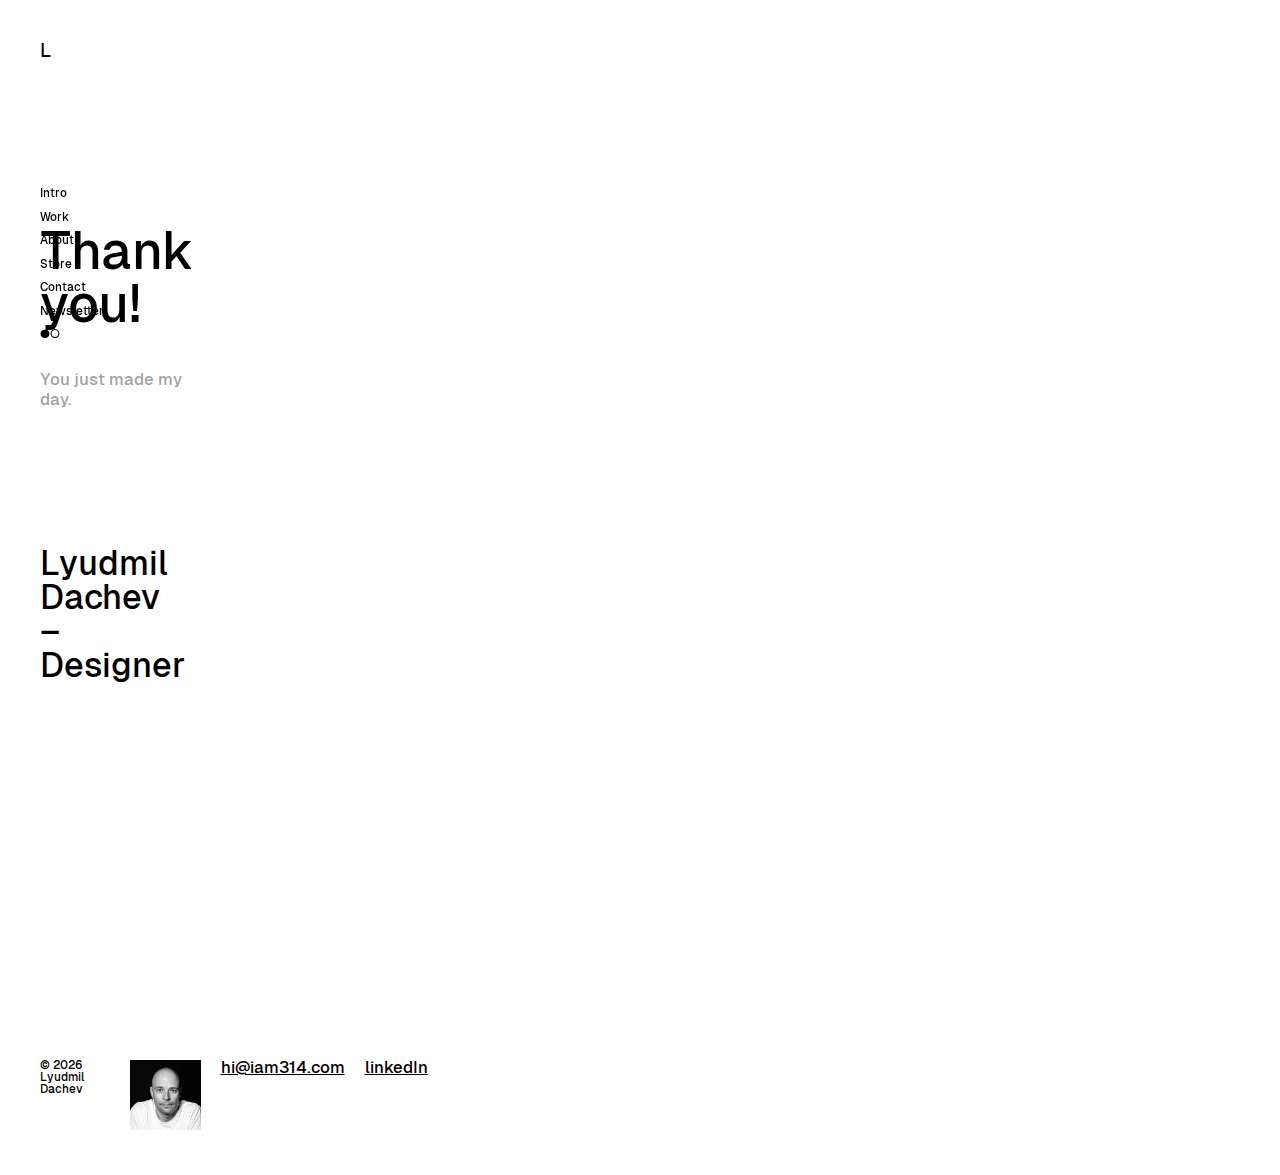
<file: thanks/index.html>
<!DOCTYPE html>
<!-- Designed and developed by Lyudmil Dachev -->
<html lang="en">
<head>
  <meta charset="utf-8">
  <title>Thank you — Lyudmil Dachev</title>
  <link rel="canonical" href="https://www.iam314.com/thanks/" />
  <meta name="description" content="You just made my day.">
	<meta name="author" content="Lyudmil Dachev">
  <meta property="og:title" content="Thank you — Lyudmil Dachev">
  <meta property="og:description" content="You just made my day.">
  <meta property="og:image" content="/images/open-graph-thanks.png">
  <meta property="twitter:title" content="Thank you — Lyudmil Dachev">
  <meta property="twitter:description" content="You just made my day.">
  <meta property="twitter:image" content="/images/open-graph-thanks.png">
  <meta property="og:type" content="website">
  <meta name="twitter:card" content="summary_large_image">
  <meta name="viewport" content="width=device-width, initial-scale=1">
  <link href="/css/normalize.css" rel="stylesheet" type="text/css">
  <link href="/css/lyudmils.css" rel="stylesheet" type="text/css">
  <link href="/images/favicon.png" rel="shortcut icon" type="image/x-icon">
  <link href="/images/webclip.png" rel="apple-touch-icon">

<script type="application/ld+json">
{
  "@context": "https://schema.org",
  "@graph": [
    {
      "@type": "Person",
      "@id": "https://www.iam314.com/#person",
      "name": "Lyudmil Dachev",
      "jobTitle": "Brand Identity Designer & Webflow Developer",
      "description": "Brand identity designer, Webflow developer, and maker. Building visual systems for founder-led businesses and independent art prints and type under my own name. Solo practice based in Sofia, operating worldwide.",
      "url": "https://www.iam314.com",
      "email": "hi@iam314.com",
      "image": "https://www.iam314.com/images/opengraph.png",
      "address": {
        "@type": "PostalAddress",
        "addressLocality": "Sofia",
        "addressCountry": "BG"
      },
      "sameAs": [
        "https://www.linkedin.com/in/iam314/",
        "https://www.behance.net/iam314"
      ],
      "knowsAbout": [
        "Brand Identity Design",
        "Webflow Development",
        "Web Design",
        "Art Direction",
        "Typography",
        "Type Design",
        "Logo Design",
        "Visual Systems",
        "Printmaking",
        "Graphic Design",
        "Visual Communication"
      ],
      "worksFor": { "@id": "https://www.iam314.com/#organization" }
    },
    {
      "@type": "ProfessionalService",
      "@id": "https://www.iam314.com/#organization",
      "name": "iam314",
      "url": "https://www.iam314.com",
      "logo": "https://www.iam314.com/images/favicon.png",
      "founder": { "@id": "https://www.iam314.com/#person" },
      "description": "Solo brand identity and Webflow studio by Lyudmil Dachev. Based in Sofia, working with founder-led businesses worldwide.",
      "address": {
        "@type": "PostalAddress",
        "addressLocality": "Sofia",
        "addressCountry": "BG"
      },
      "areaServed": "Worldwide",
      "priceRange": "€€€",
      "hasOfferCatalog": {
        "@type": "OfferCatalog",
        "name": "Design Services & Products",
        "itemListElement": [
          {
            "@type": "Offer",
            "itemOffered": {
              "@type": "Service",
              "name": "Brand Identity Design",
              "description": "Full brand identity systems for founder-led businesses. Discovery, visual language, logo system, color, typography, brand standards and output files."
            }
          },
          {
            "@type": "Offer",
            "itemOffered": {
              "@type": "Service",
              "name": "Webflow Development",
              "description": "Design and development of brand websites built in Webflow. From concept to launch."
            }
          },
          {
            "@type": "Offer",
            "itemOffered": {
              "@type": "Service",
              "name": "Art Direction",
              "description": "Art direction for brand campaigns, digital products, and visual systems."
            }
          },
          {
            "@type": "Offer",
            "itemOffered": {
              "@type": "Product",
              "name": "314 bits — Geometric Display Typeface"
            }
          },
          {
            "@type": "Offer",
            "itemOffered": {
              "@type": "Product",
              "name": "Minimal Flag Icons & Lottie Animations"
            }
          },
          {
            "@type": "Offer",
            "itemOffered": {
              "@type": "Product",
              "name": "Art Prints by Lyudmil Dachev"
            }
          }
        ]
      }
    },
    {
      "@type": "WebSite",
      "@id": "https://www.iam314.com/#website",
      "url": "https://www.iam314.com",
      "name": "Lyudmil Dachev — iam314",
      "description": "Brand identity, Webflow development, art prints, and type by Lyudmil Dachev. Solo practice based in Sofia, operating worldwide.",
      "publisher": { "@id": "https://www.iam314.com/#organization" },
      "author": { "@id": "https://www.iam314.com/#person" }
    }
  ]
}
</script>

</head>

<!-- Google tag (gtag.js) -->
<script async src="https://www.googletagmanager.com/gtag/js?id=G-8K5NWXN6WD"></script>
<script>
  window.dataLayer = window.dataLayer || [];
  function gtag(){dataLayer.push(arguments);}
  gtag('js', new Date());

  gtag('config', 'G-8K5NWXN6WD');
</script>

<!-- STORE -->
<script>
  var PayhipConfig = { enableCart: true }; defer
</script>
<script src="https://payhip.com/payhip.js"  defer></script>

<link rel="stylesheet" href="https://cdn.jsdelivr.net/npm/swiper/swiper-bundle.min.css" />
<script src="https://cdn.jsdelivr.net/npm/swiper/swiper-bundle.min.js"  defer></script>

<body class="body-light">
  <header>
    <nav class="wrap">
      <div class="grid">
        <div class="nav-wrap nav-grid">
          <div class="nav-content">
            <div>
              <a href="/" aria-label="Lyudmil Dachev home">
                <div class="logo">L</div>
              </a>
            </div>
            <div class="links">
              <a href="index.html#intro" class="nav-links">Intro</a>
              <a href="index.html#work" class="nav-links">Work</a>
              <!-- <a href="/work/" class="nav-links">Work</a> -->
              <!-- <a href="/niceandrandom/" class="nav-links">Nice & Random</a> -->
              <a href="index.html#about" class="nav-links">About</a>
              <a href="/store/" class="nav-links">Store</a>
              <a href="/contact/" class="nav-links">Contact</a>
              <a href="/newsletter/" class="nav-links">Newsletter</a>
              <button class="nav-links mode-switch"><span class="flipped">●○</span></button>
            </div>
          </div>
        </div>
      </div>
    </nav>
  </header>
  <main>   
  <section id="intro" class="wrap hero">
    <div class="grid">
      <div class="hero_wrap hero-grid">
        <h1 class="txt-xl">Thank you!</h1>
        <p class="subtxt">You just made my day.</p>
        <p class="txt-l name">Lyudmil Dachev<br>– Designer</p>
      </div>
    </div>
  </section>
  </main>
  <footer class="wrap contact">
    <div class="grid">
      <div class="copyroght-wrap footercopy-grid">
          <div class="copyright">© 
            <script>document.write(new Date().getFullYear())</script>
            Lyudmil Dachev
          </div>
      </div>
      <div class="contact-img-wrap footerimg-grid"><img src="/images/IMG_7242.avif" loading="lazy" alt="Headshot of Lyudmil Dachev" class="headshot"></div>
      <div class="contact-links-wrap footerlinks-grid">
        <div class="likst-flex">
          <a href="mailto:hi@iam314.com" class="contact-link">hi@iam314.com</a>
          <a href="https://www.linkedin.com/in/iam314/" class="contact-link">linkedIn</a>
        </div>
      </div>
    </div>
  </footer>
  <script src="/js/lyudmils.js" type="text/javascript"></script>
</body>
</html>
</file>
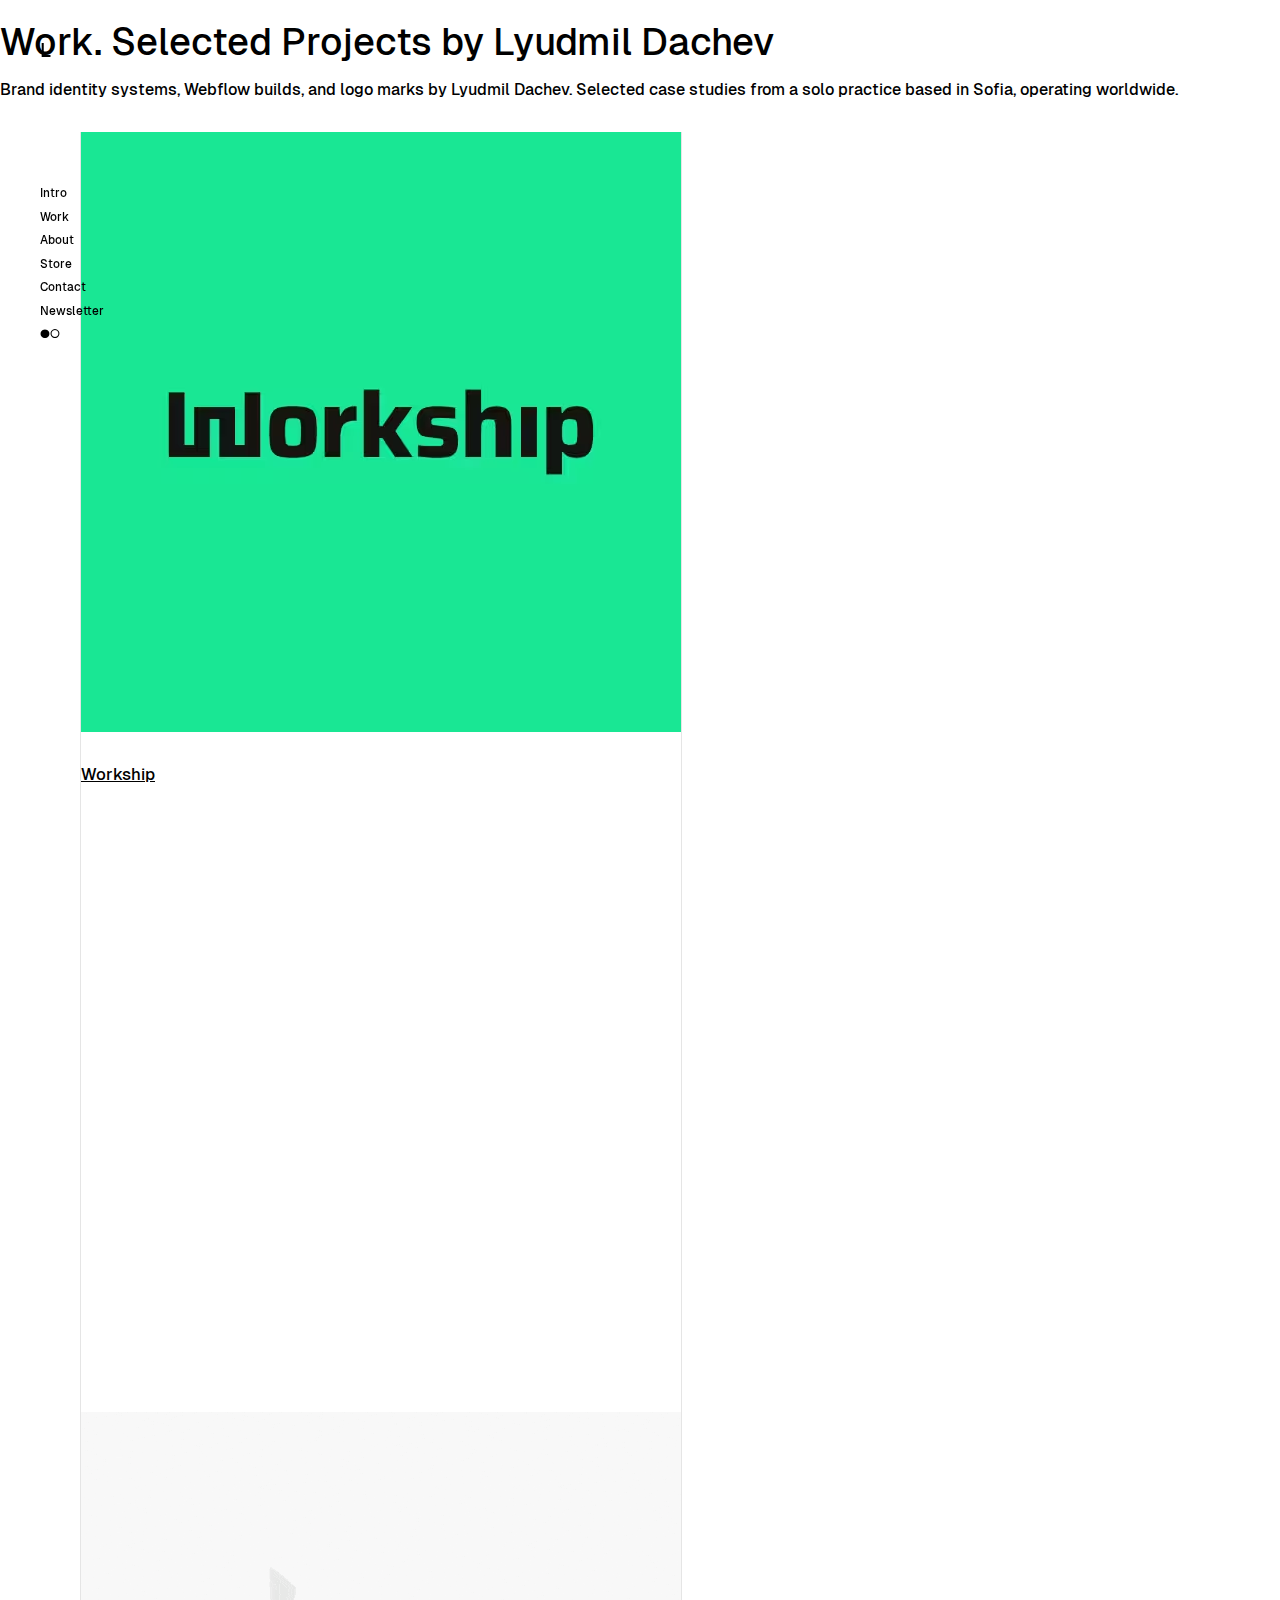
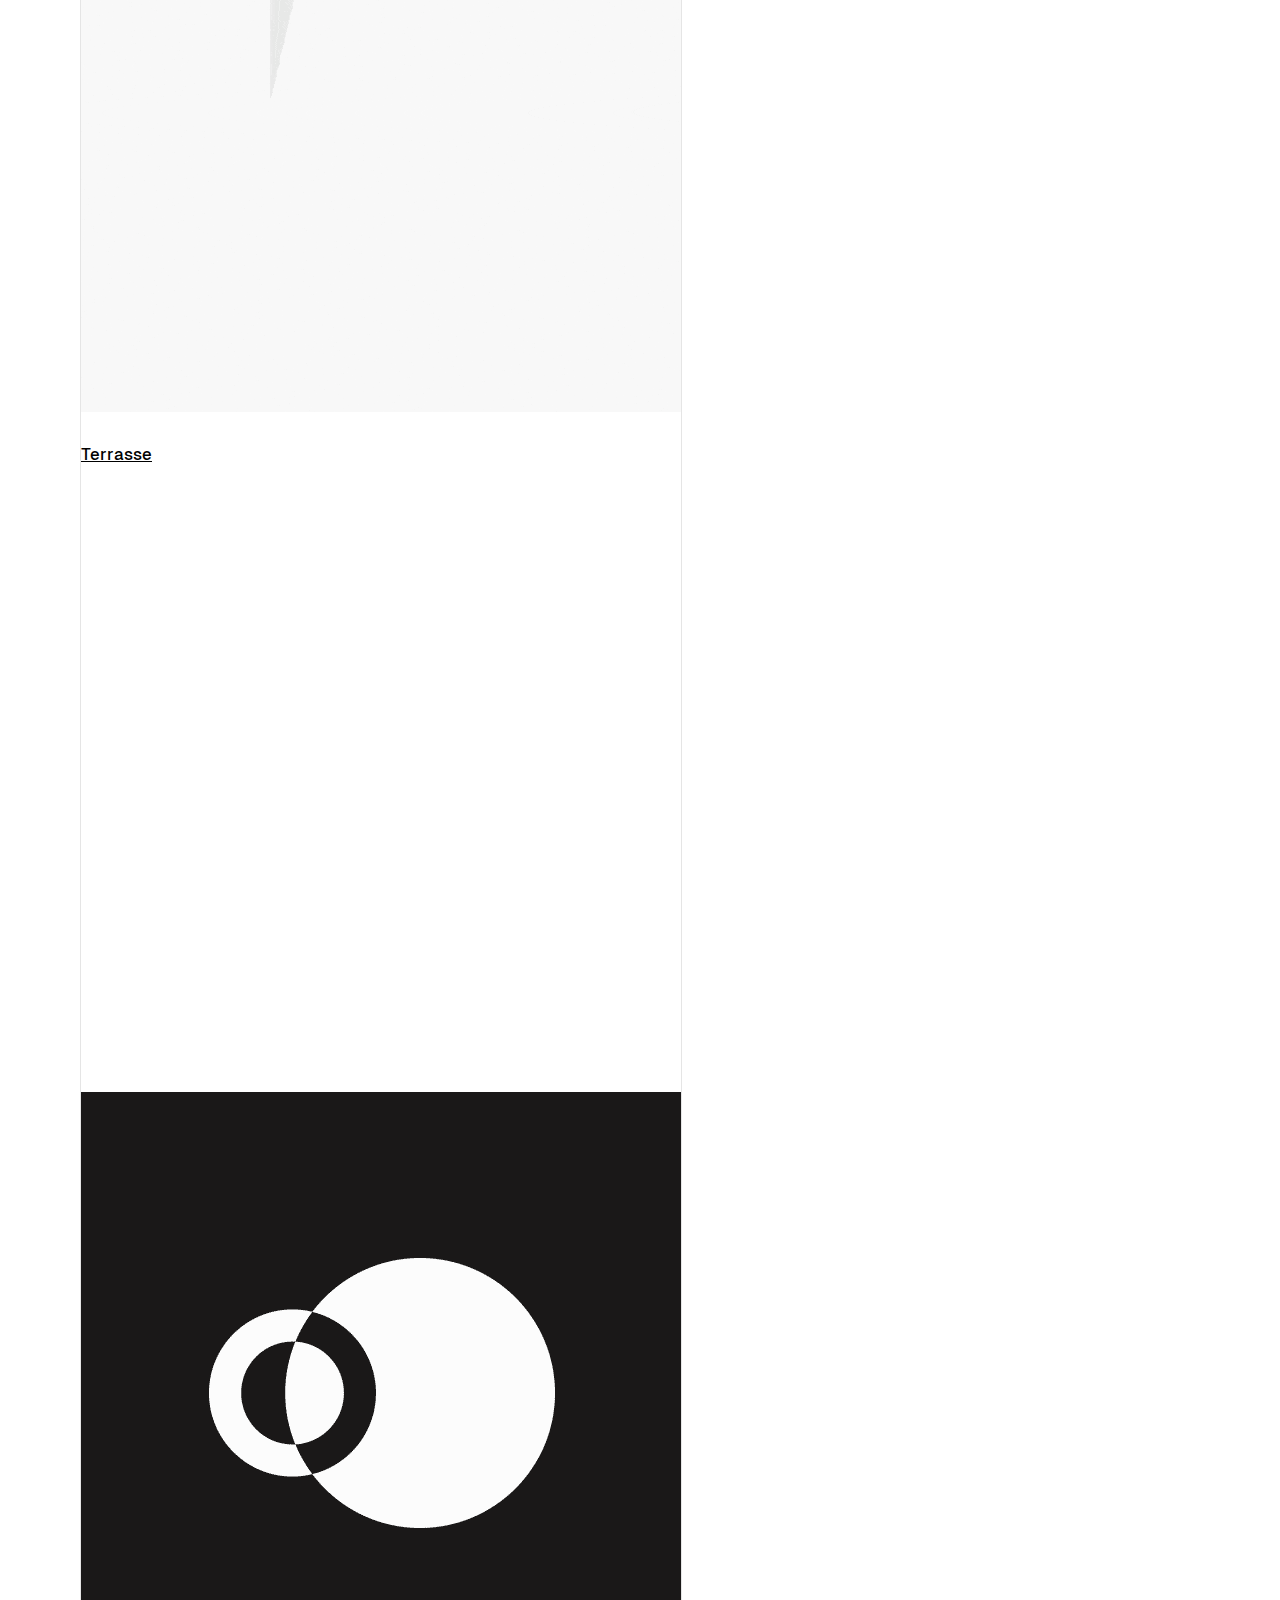
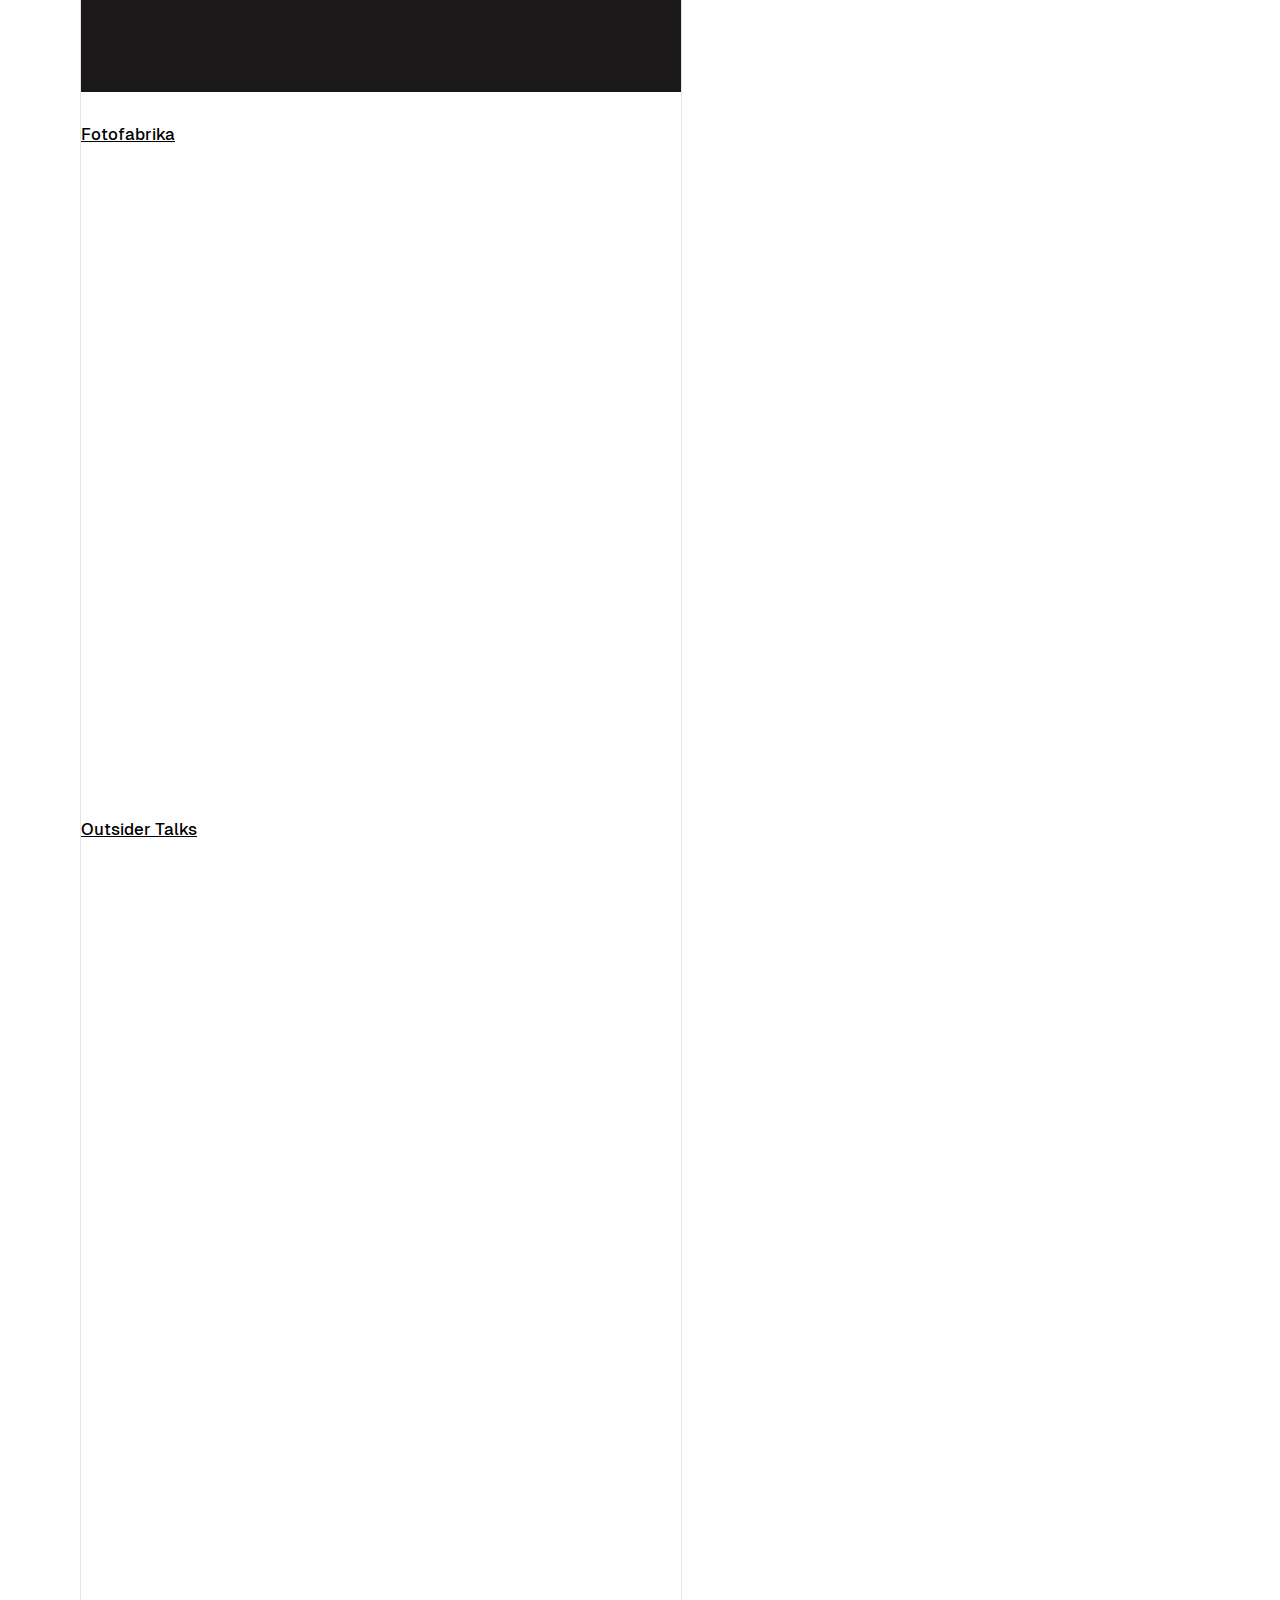
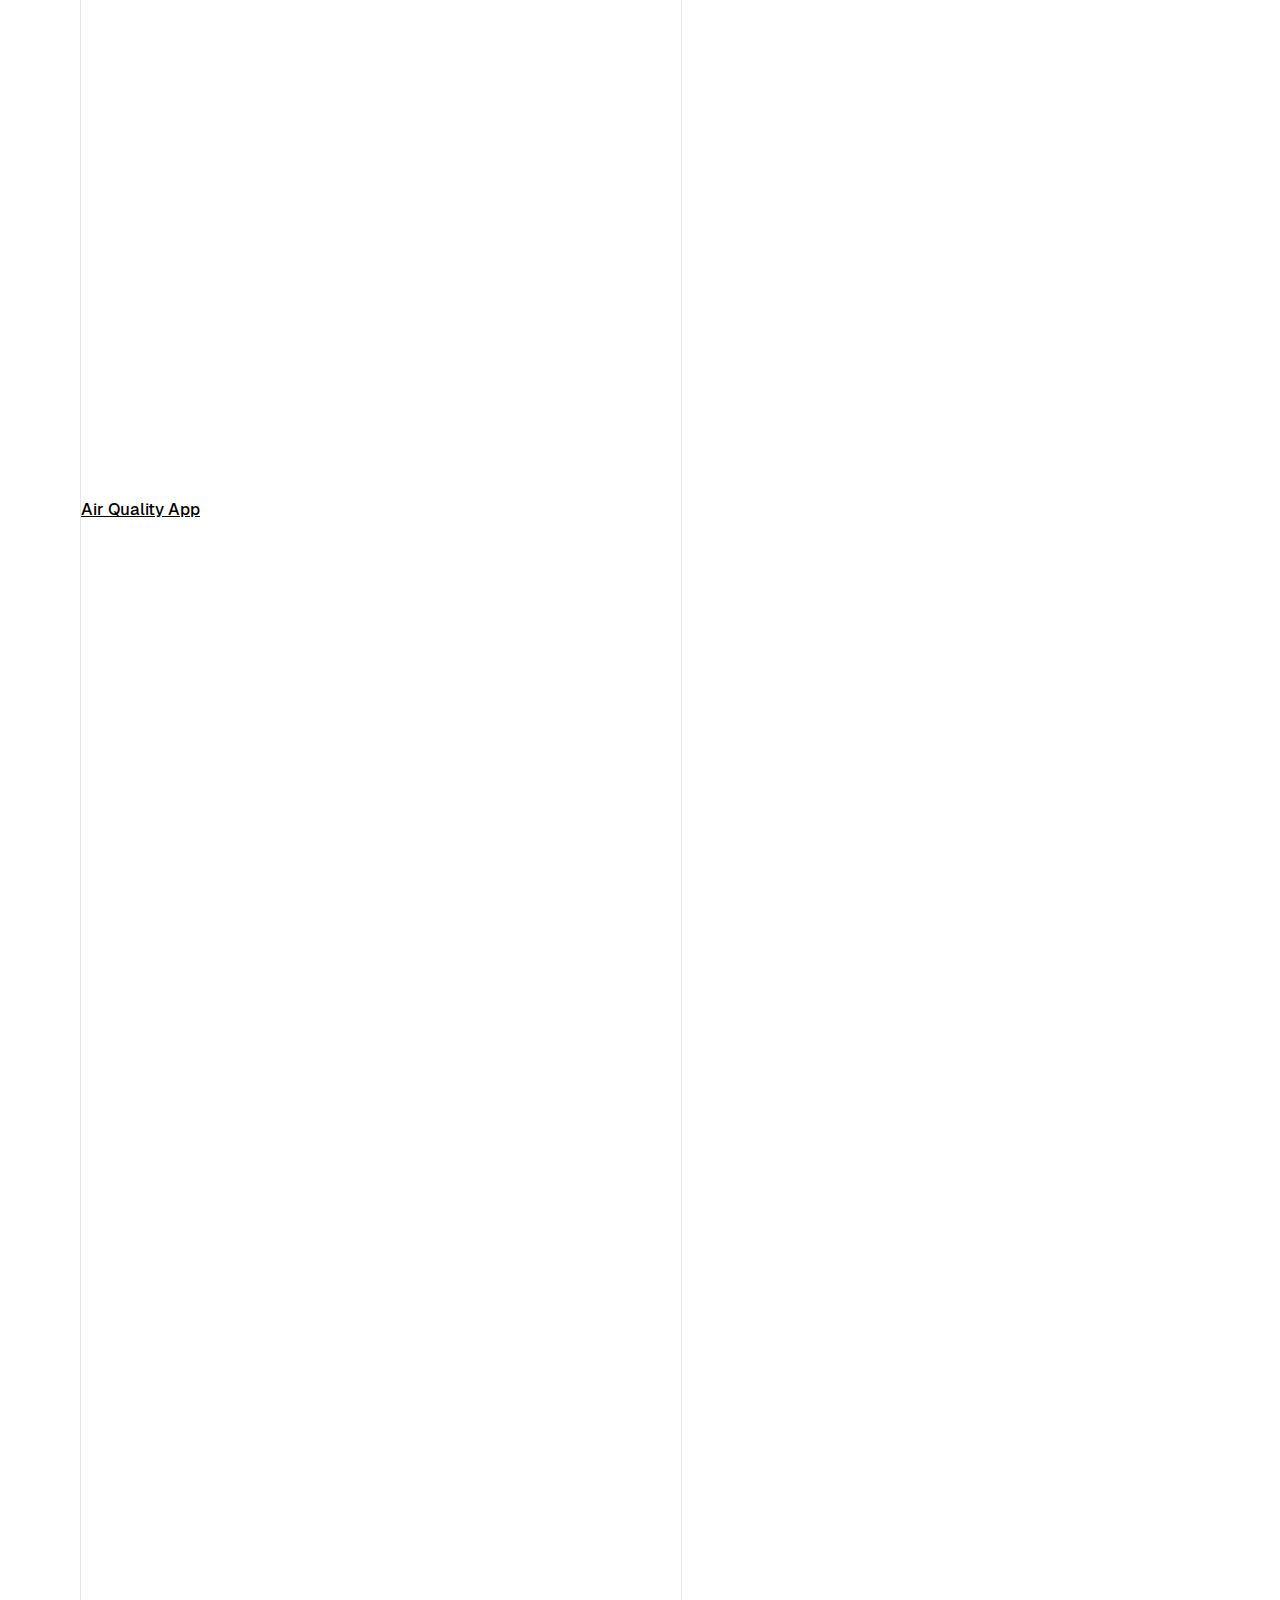
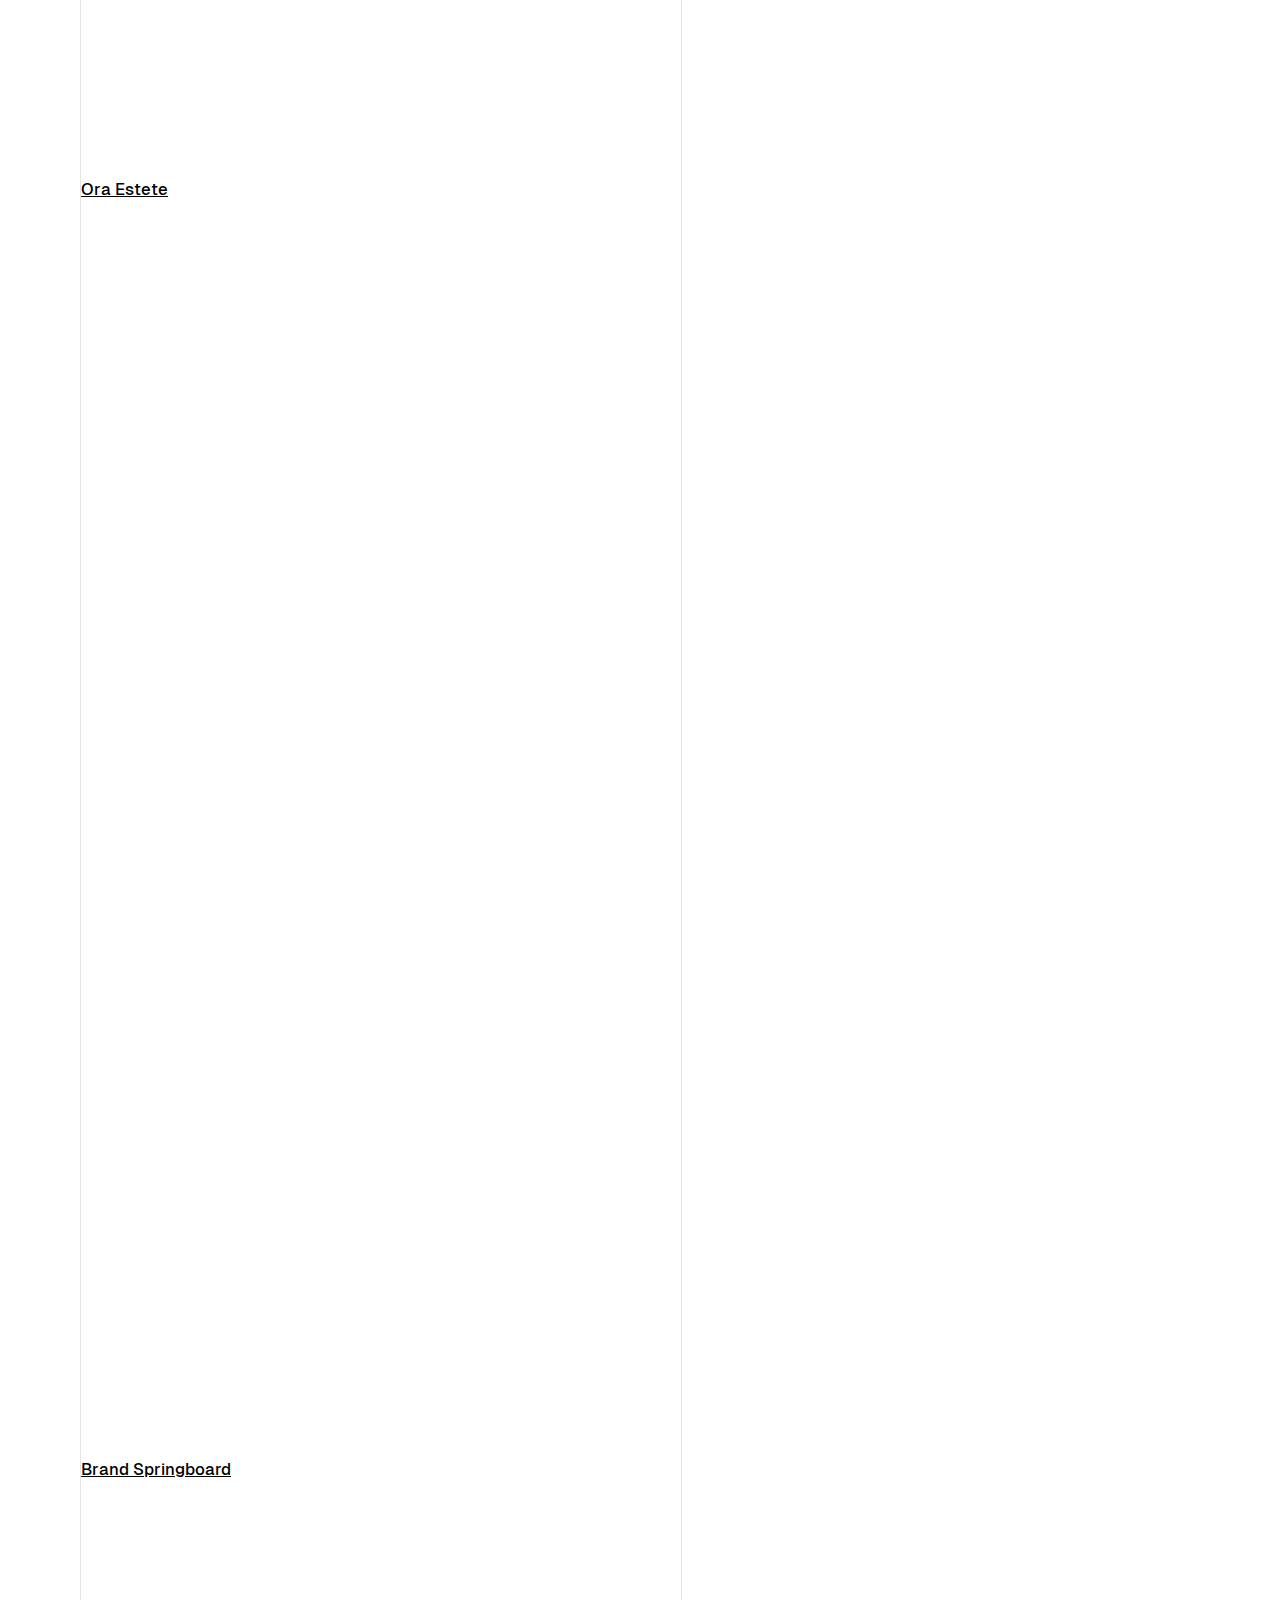
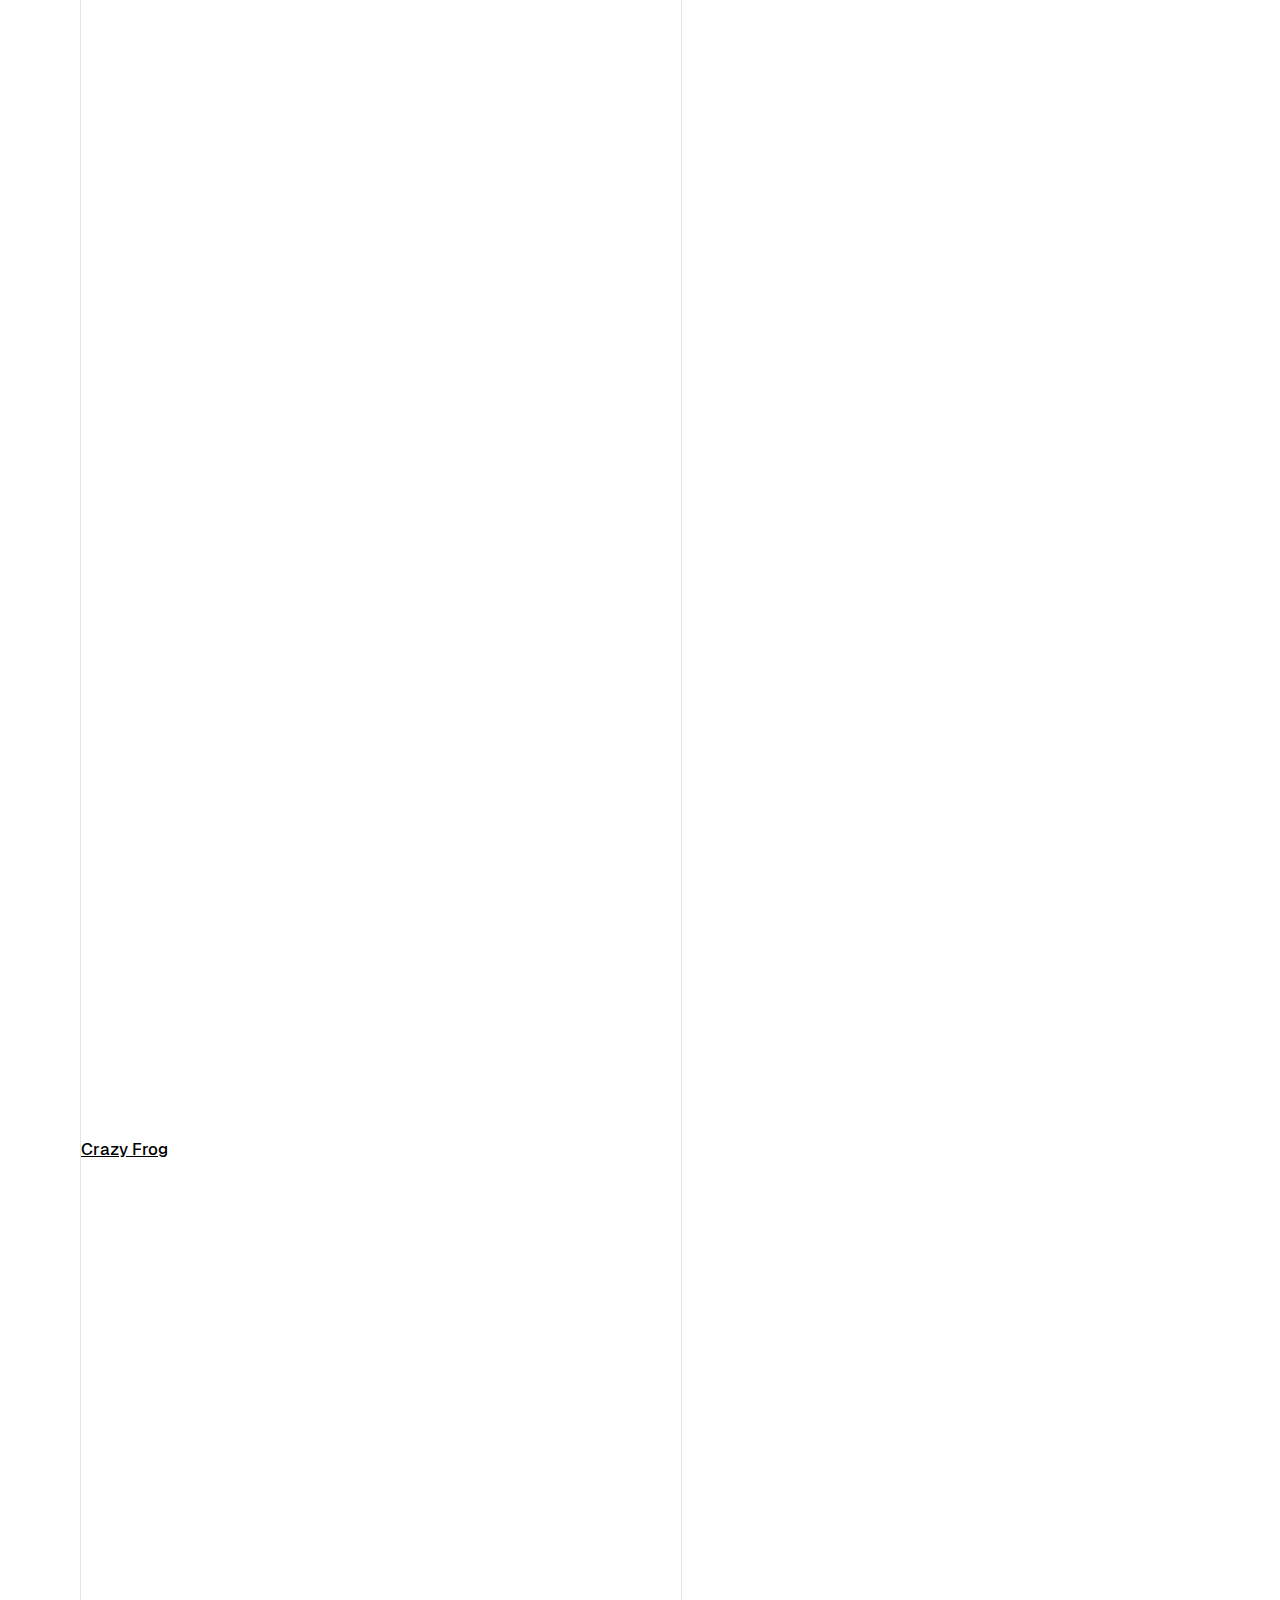
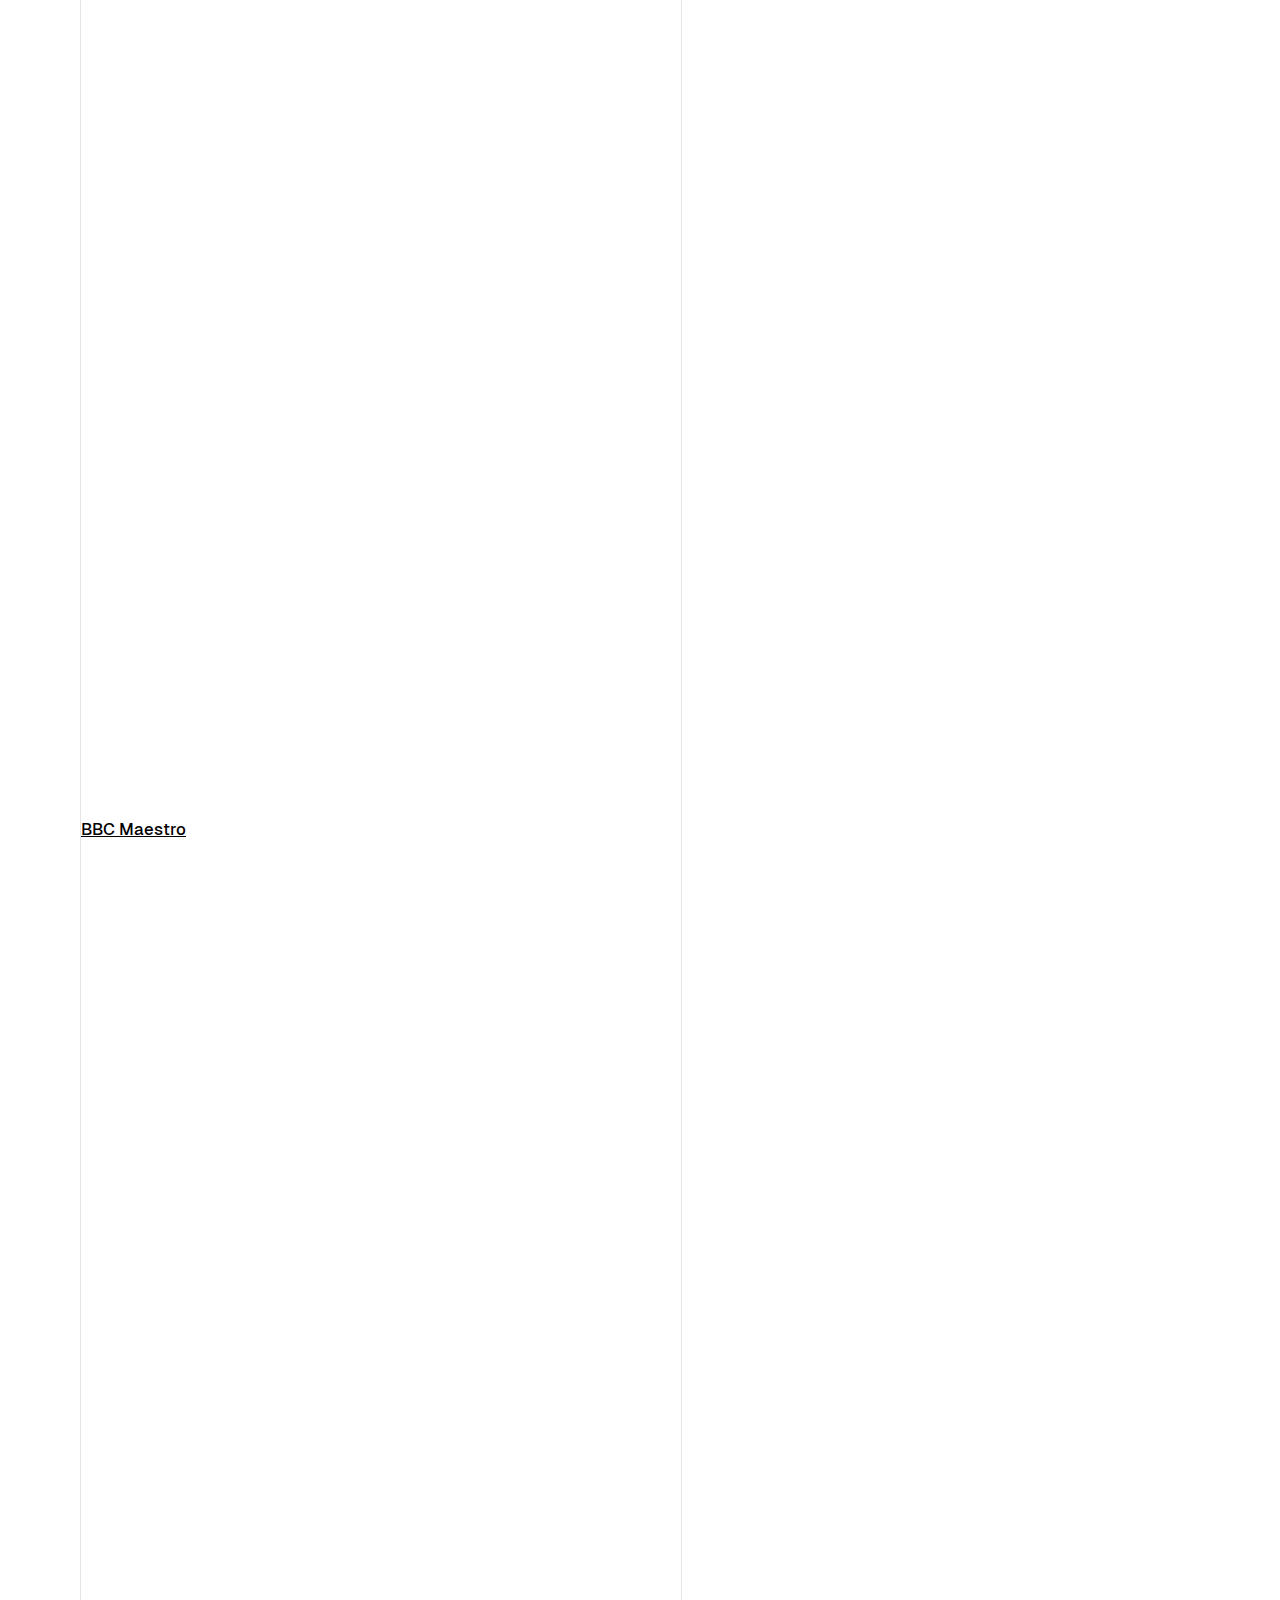
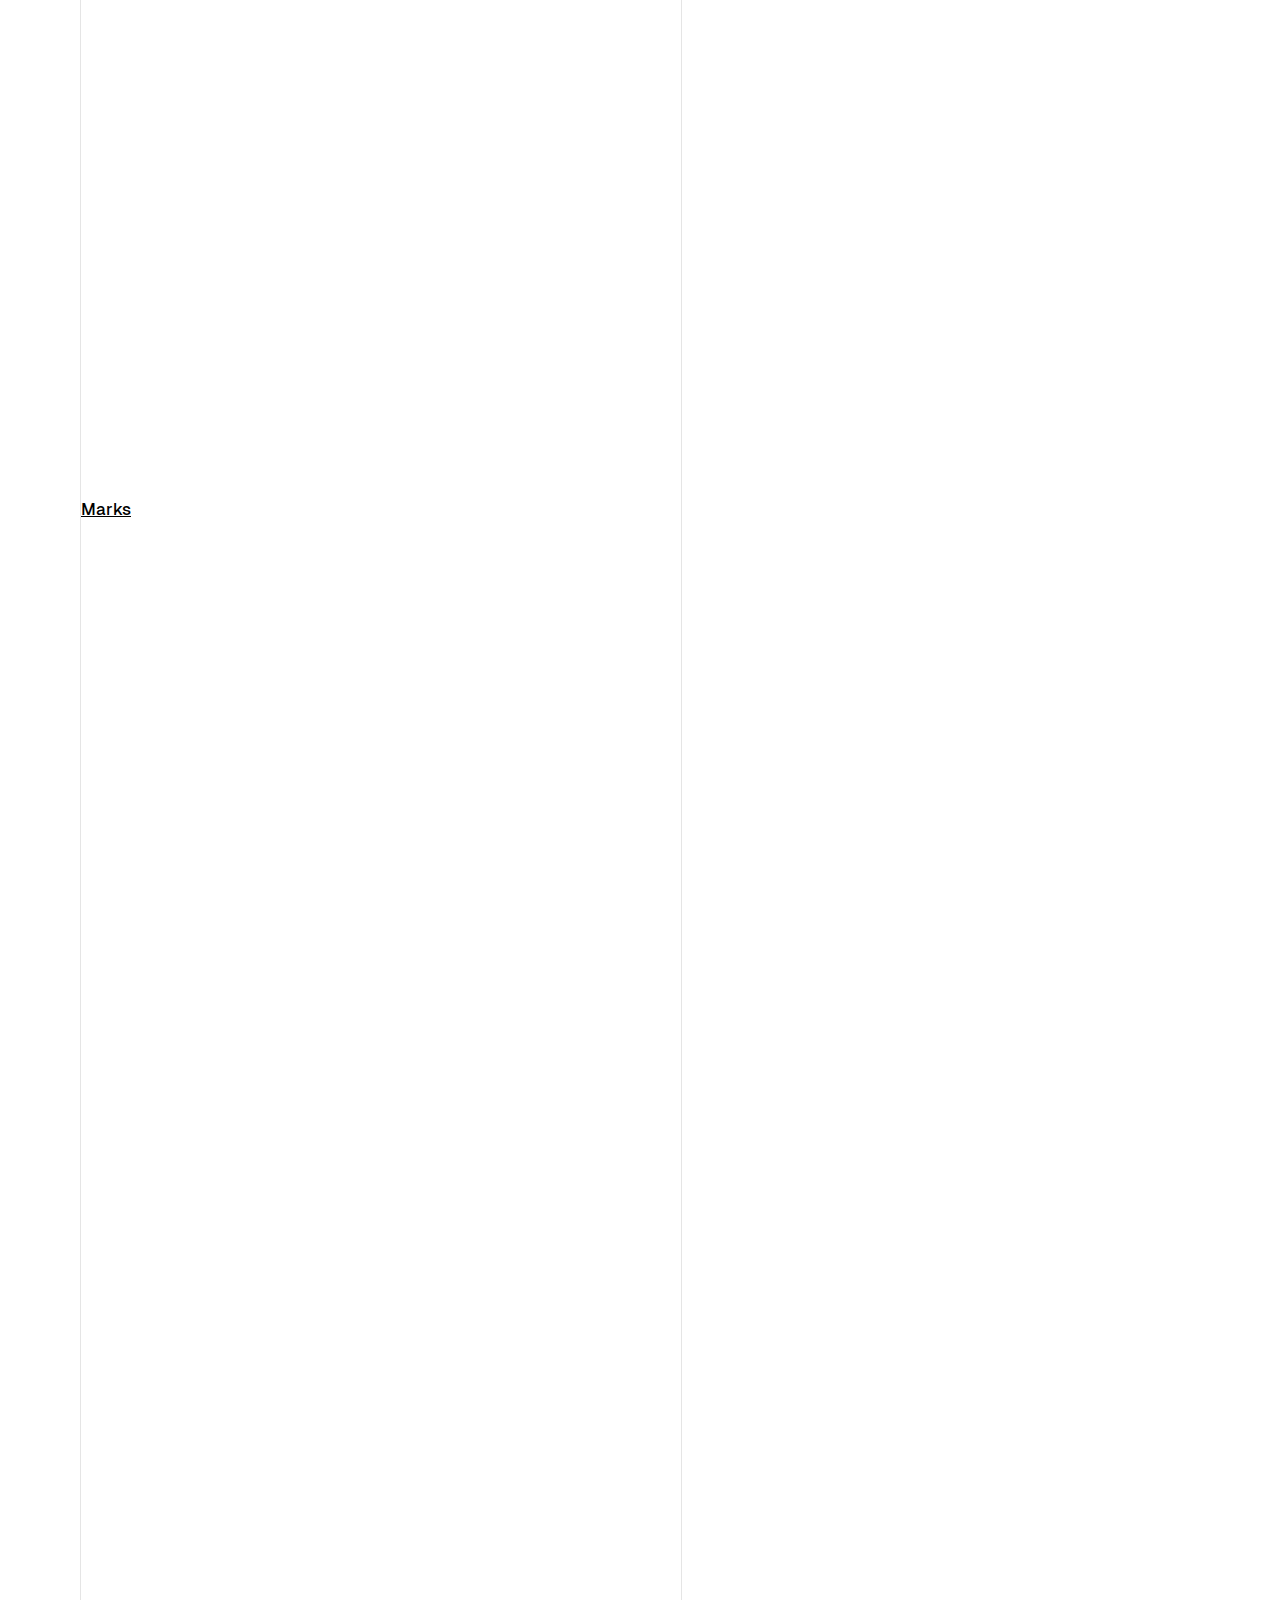
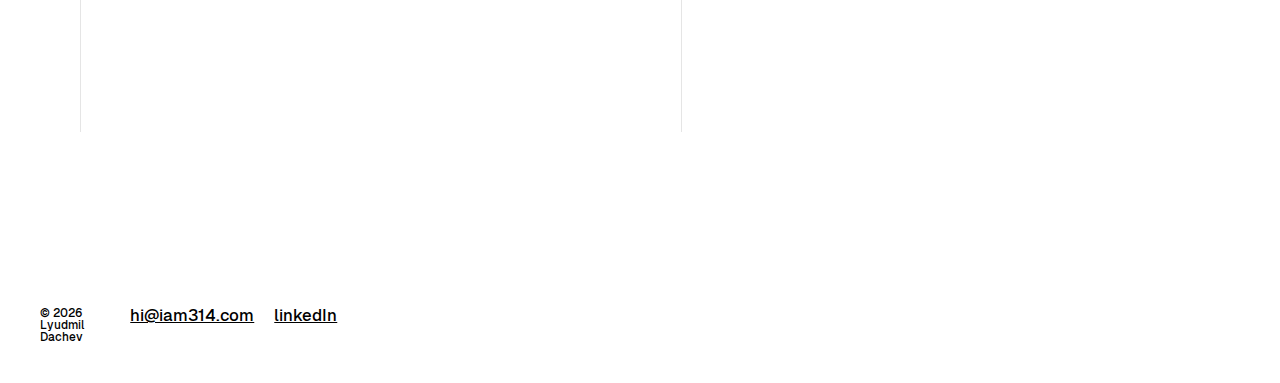
<file: work/index.html>
<!DOCTYPE html>
<!-- Designed and developed by Lyudmil Dachev -->
<html lang="en">
<head>
  <meta charset="utf-8">
  <title>Work – Selected Projects by Lyudmil Dachev</title>
  <link rel="canonical" href="https://www.iam314.com/work/" />
  <meta name="description" content="Brand identity, Webflow, and logo marks by Lyudmil Dachev. Case studies and selected projects from a solo design practice based in Sofia.">
	<meta name="author" content="Lyudmil Dachev">
  <meta property="og:title" content="Work – Selected Projects by Lyudmil Dachev">
  <meta property="og:description" content="Brand identity, Webflow, and logo marks by Lyudmil Dachev. Case studies and selected projects from a solo design practice based in Sofia.">
  <meta property="og:image" content="/images/ogimages/open-graph-work.png">
  <meta property="twitter:title" content="Work – Selected Projects by Lyudmil Dachev">
  <meta property="twitter:description" content="Brand identity, Webflow, and logo marks by Lyudmil Dachev. Case studies and selected projects from a solo design practice based in Sofia.">
  <meta property="twitter:image" content="/images/ogimages/open-graph-work.png">
  <meta property="og:type" content="website">
  <meta name="twitter:card" content="summary_large_image">
  <meta name="viewport" content="width=device-width, initial-scale=1">
  <link href="/css/normalize.css" rel="stylesheet" type="text/css">
  <link href="/css/lyudmils.css" rel="stylesheet" type="text/css">
  <link href="/images/favicon.png" rel="shortcut icon" type="image/x-icon">
  <link href="/images/webclip.png" rel="apple-touch-icon">

<script type="application/ld+json">
{
  "@context": "https://schema.org",
  "@graph": [
    {
      "@type": "Person",
      "@id": "https://www.iam314.com/#person",
      "name": "Lyudmil Dachev",
      "jobTitle": "Brand Identity Designer & Webflow Developer",
      "description": "Brand identity designer, Webflow developer, and maker. Building visual systems for founder-led businesses and independent art prints and type under my own name. Solo practice based in Sofia, operating worldwide.",
      "url": "https://www.iam314.com",
      "email": "hi@iam314.com",
      "image": "https://www.iam314.com/images/opengraph.png",
      "address": {
        "@type": "PostalAddress",
        "addressLocality": "Sofia",
        "addressCountry": "BG"
      },
      "sameAs": [
        "https://www.linkedin.com/in/iam314/",
        "https://www.behance.net/iam314"
      ],
      "knowsAbout": [
        "Brand Identity Design",
        "Webflow Development",
        "Web Design",
        "Art Direction",
        "Typography",
        "Type Design",
        "Logo Design",
        "Visual Systems",
        "Printmaking",
        "Graphic Design",
        "Visual Communication"
      ],
      "worksFor": { "@id": "https://www.iam314.com/#organization" }
    },
    {
      "@type": "ProfessionalService",
      "@id": "https://www.iam314.com/#organization",
      "name": "iam314",
      "url": "https://www.iam314.com",
      "logo": "https://www.iam314.com/images/favicon.png",
      "founder": { "@id": "https://www.iam314.com/#person" },
      "description": "Solo brand identity and Webflow studio by Lyudmil Dachev. Based in Sofia, working with founder-led businesses worldwide.",
      "address": {
        "@type": "PostalAddress",
        "addressLocality": "Sofia",
        "addressCountry": "BG"
      },
      "areaServed": "Worldwide",
      "priceRange": "€€€",
      "hasOfferCatalog": {
        "@type": "OfferCatalog",
        "name": "Design Services & Products",
        "itemListElement": [
          {
            "@type": "Offer",
            "itemOffered": {
              "@type": "Service",
              "name": "Brand Identity Design",
              "description": "Full brand identity systems for founder-led businesses. Discovery, visual language, logo system, color, typography, brand standards and output files."
            }
          },
          {
            "@type": "Offer",
            "itemOffered": {
              "@type": "Service",
              "name": "Webflow Development",
              "description": "Design and development of brand websites built in Webflow. From concept to launch."
            }
          },
          {
            "@type": "Offer",
            "itemOffered": {
              "@type": "Service",
              "name": "Art Direction",
              "description": "Art direction for brand campaigns, digital products, and visual systems."
            }
          },
          {
            "@type": "Offer",
            "itemOffered": {
              "@type": "Product",
              "name": "314 bits — Geometric Display Typeface"
            }
          },
          {
            "@type": "Offer",
            "itemOffered": {
              "@type": "Product",
              "name": "Minimal Flag Icons & Lottie Animations"
            }
          },
          {
            "@type": "Offer",
            "itemOffered": {
              "@type": "Product",
              "name": "Art Prints by Lyudmil Dachev"
            }
          }
        ]
      }
    },
    {
      "@type": "WebSite",
      "@id": "https://www.iam314.com/#website",
      "url": "https://www.iam314.com",
      "name": "Lyudmil Dachev — iam314",
      "description": "Brand identity, Webflow development, art prints, and type by Lyudmil Dachev. Solo practice based in Sofia, operating worldwide.",
      "publisher": { "@id": "https://www.iam314.com/#organization" },
      "author": { "@id": "https://www.iam314.com/#person" }
    }
  ]
}
</script>

</head>

<!-- Google tag (gtag.js) -->
<script async src="https://www.googletagmanager.com/gtag/js?id=G-8K5NWXN6WD"></script>
<script>
  window.dataLayer = window.dataLayer || [];
  function gtag(){dataLayer.push(arguments);}
  gtag('js', new Date());

  gtag('config', 'G-8K5NWXN6WD');
</script>

<!-- STORE -->
<script>
  var PayhipConfig = { enableCart: true }; defer
</script>
<script src="https://payhip.com/payhip.js"  defer></script>

<link rel="stylesheet" href="https://cdn.jsdelivr.net/npm/swiper/swiper-bundle.min.css" />
<script src="https://cdn.jsdelivr.net/npm/swiper/swiper-bundle.min.js"  defer></script>

<body class="body-light">
  <header>
    <nav class="wrap">
      <div class="grid">
        <div class="nav-wrap nav-grid">
          <div class="nav-content">
            <div>
              <a href="/" aria-label="Lyudmil Dachev home">
                <div class="logo">L</div>
              </a>
            </div>
            <div class="links">
              <a href="index.html#intro" class="nav-links">Intro</a>
              <a href="index.html#work" class="nav-links">Work</a>
              <!-- <a href="/work/" class="nav-links">Work</a> -->
              <!-- <a href="/niceandrandom/" class="nav-links">Nice & Random</a> -->
              <a href="index.html#about" class="nav-links">About</a>
              <a href="/store/" class="nav-links">Store</a>
              <a href="/contact/" class="nav-links">Contact</a>
              <a href="/newsletter/" class="nav-links">Newsletter</a>
              <button class="nav-links mode-switch"><span class="flipped">●○</span></button>
            </div>
          </div>
        </div>
      </div>
    </nav>
  </header>
  <main>
    <div class="visually-hidden">
      <h1>Work. Selected Projects by Lyudmil Dachev</h1>
      <p>Brand identity systems, Webflow builds, and logo marks by Lyudmil Dachev. Selected case studies from a solo practice based in Sofia, operating worldwide.</p>
    </div>
  <section class="wrap">
      <div class="grid inner-store-hero">
        <div class="products-grid">
          <ul role="list" class="w-list-unstyled grid-3">
            <li class="grid-item">
				      <a class="product-links" href="/work/workship/">
				        <div class="project-wrapper">
                  <div class="product-image">
                    <img class="img-responsive" loading="lazy" src="/images/work/workship/workship_thumb.avif" alt="Brand identity for Workship, a mobile coworking space built inside a converted bus.">
                  </div>
				      	</div>
                <div class="titleprice">
                  <h2 class="txt-smaller">Workship</h2>
                </div>
              </a>
            </li>
            <li class="grid-item">
				      <a class="product-links" href="/work/terrasse/">
				        <div class="project-wrapper">
                  <div class="product-image">
                    <img class="img-responsive" loading="lazy" src="/images/work/terrasse/terrasse_thumb.gif" alt="Brand identity and campaign design for Terrasse, a hospitality brand.">
                  </div>
				      	</div>
                <div class="titleprice">
                  <h2 class="txt-smaller">Terrasse</h2>
                </div>
              </a>
            </li>
            <li class="grid-item">
				      <a class="product-links" href="/work/fotofabrika/">
				        <div class="project-wrapper">
                  <div class="product-image">
                    <img class="img-responsive" loading="lazy" src="/images/work/fotofabrika/fotofabrika_thumb.gif" alt="Website design and Webflow development for Fotofabrika, a photography foundation and events space.">
                  </div>
				      	</div>
                <div class="titleprice">
                  <h2 class="txt-smaller">Fotofabrika</h2>
                </div>
              </a>
            </li>
            <li class="grid-item">
				      <a class="product-links" href="/work/outsidertalks/">
				        <div class="project-wrapper">
                  <div class="product-image">
                    <img class="img-responsive" loading="lazy" src="/images/work/outsidertalks/outsider talks_thumb.avif" alt="Brand identity for Outsider Talks, an independent media and events brand.">
                  </div>
				      	</div>
                <div class="titleprice">
                  <h2 class="txt-smaller">Outsider Talks</h2>
                </div>
              </a>
            </li>
            <li class="grid-item">
				      <a class="product-links" href="/work/airquality/">
				        <div class="project-wrapper">
                  <div class="product-image">
                    <img class="img-responsive" loading="lazy" src="/images/work/airquality/air quality_thumb.avif" alt="UI design and concept for an air quality monitoring application.">
                  </div>
				      	</div>
                <div class="titleprice">
                  <h2 class="txt-smaller">Air Quality App</h2>
                </div>
              </a>
            </li>
            <li class="grid-item">
				      <a class="product-links" href="/work/ora-estete/">
				        <div class="project-wrapper">
                  <div class="product-image">
                    <img class="img-responsive" loading="lazy" src="/images/work/ora_estete/ora estete_thumb.avif" alt="Brand identity and website for Ora Estete, a high-end video production company.">
                  </div>
				      	</div>
                <div class="titleprice">
                  <h2 class="txt-smaller">Ora Estete</h2>
                </div>
              </a>
            </li>
            <li class="grid-item">
				      <a class="product-links" href="/work/brand-springboard/">
				        <div class="project-wrapper">
                  <div class="product-image">
                    <img class="img-responsive" loading="lazy" src="/images/work/brand springboard/brand springboard_thumb.avif" alt="Brand identity and website design and Webflow development for Brand Springboard, a marketing consultancy.">
                  </div>
				      	</div>
                <div class="titleprice">
                  <h2 class="txt-smaller">Brand Springboard</h2>
                </div>
              </a>
            </li>
            <li class="grid-item">
				      <a class="product-links" href="/work/crazy-frog/">
				        <div class="project-wrapper">
                  <div class="product-image">
                    <img class="img-responsive" loading="lazy" src="/images/work/crazy frog/crazy frog_thumb.avif" alt="Brand identity and Shopify build for Crazy Frog, a retail brand.">
                  </div>
				      	</div>
                <div class="titleprice">
                  <h2 class="txt-smaller">Crazy Frog</h2>
                </div>
              </a>
            </li>
            <li class="grid-item">
				      <a class="product-links" href="/work/bbc-maestro/">
				        <div class="project-wrapper">
                  <div class="product-image">
                    <img class="img-responsive" loading="lazy" src="/images/work/bbc maestro/bbc maestro_thumb.avif" alt="UI and art direction for BBC Maestro, an online live scoring platform.">
                  </div>
				      	</div>
                <div class="titleprice">
                  <h2 class="txt-smaller">BBC Maestro</h2>
                </div>
              </a>
            </li>
            <li class="grid-item">
				      <a class="product-links" href="/work/marks/">
				        <div class="project-wrapper">
                  <div class="product-image">
                    <img class="img-responsive" loading="lazy" src="/images/work/marks/marks_thumb.gif" alt="A curated collection of logo marks and brand symbols by Lyudmil Dachev.">
                  </div>
				      	</div>
                <div class="titleprice">
                  <h2 class="txt-smaller">Marks</h2>
                </div>
              </a>
            </li>                                                            
          </ul>
        </div>
      </div>
      
      <!-- <div class="grid">
        <div class="links-tt-wrap tt-link-grid">
            <a href="https://www.behance.net/iam314" target="_blank" class="p-link-tt">Work archive ↗</a>
        </div>
      </div> -->

  </section>

</main>
  <footer class="wrap contact">
    <div class="grid">
      <div class="copyroght-wrap footercopy-grid footercopy-grid-ovr">
          <div class="copyright">© 
            <script>document.write(new Date().getFullYear())</script>
            Lyudmil Dachev
          </div> 
      </div>
      <div class="contact-img-wrap footerimg-grid hide"><img src="/images/IMG_7242.avif" loading="lazy" alt="Headshot of Lyudmil Dachev" class="headshot">
      </div>
      <div class="contact-links-wrap footerlinks-grid footerlinks-grid-ovr">
        <div class="likst-flex likst-flex-ovr">
          <a href="mailto:hi@iam314.com" class="contact-link">hi@iam314.com</a>
          <a href="https://www.linkedin.com/in/iam314/" class="contact-link">linkedIn</a>
        </div>
      </div>
    </div>
  </footer>
  <script src="/js/lyudmils.js" type="text/javascript"></script>
</body>
</html>
</file>
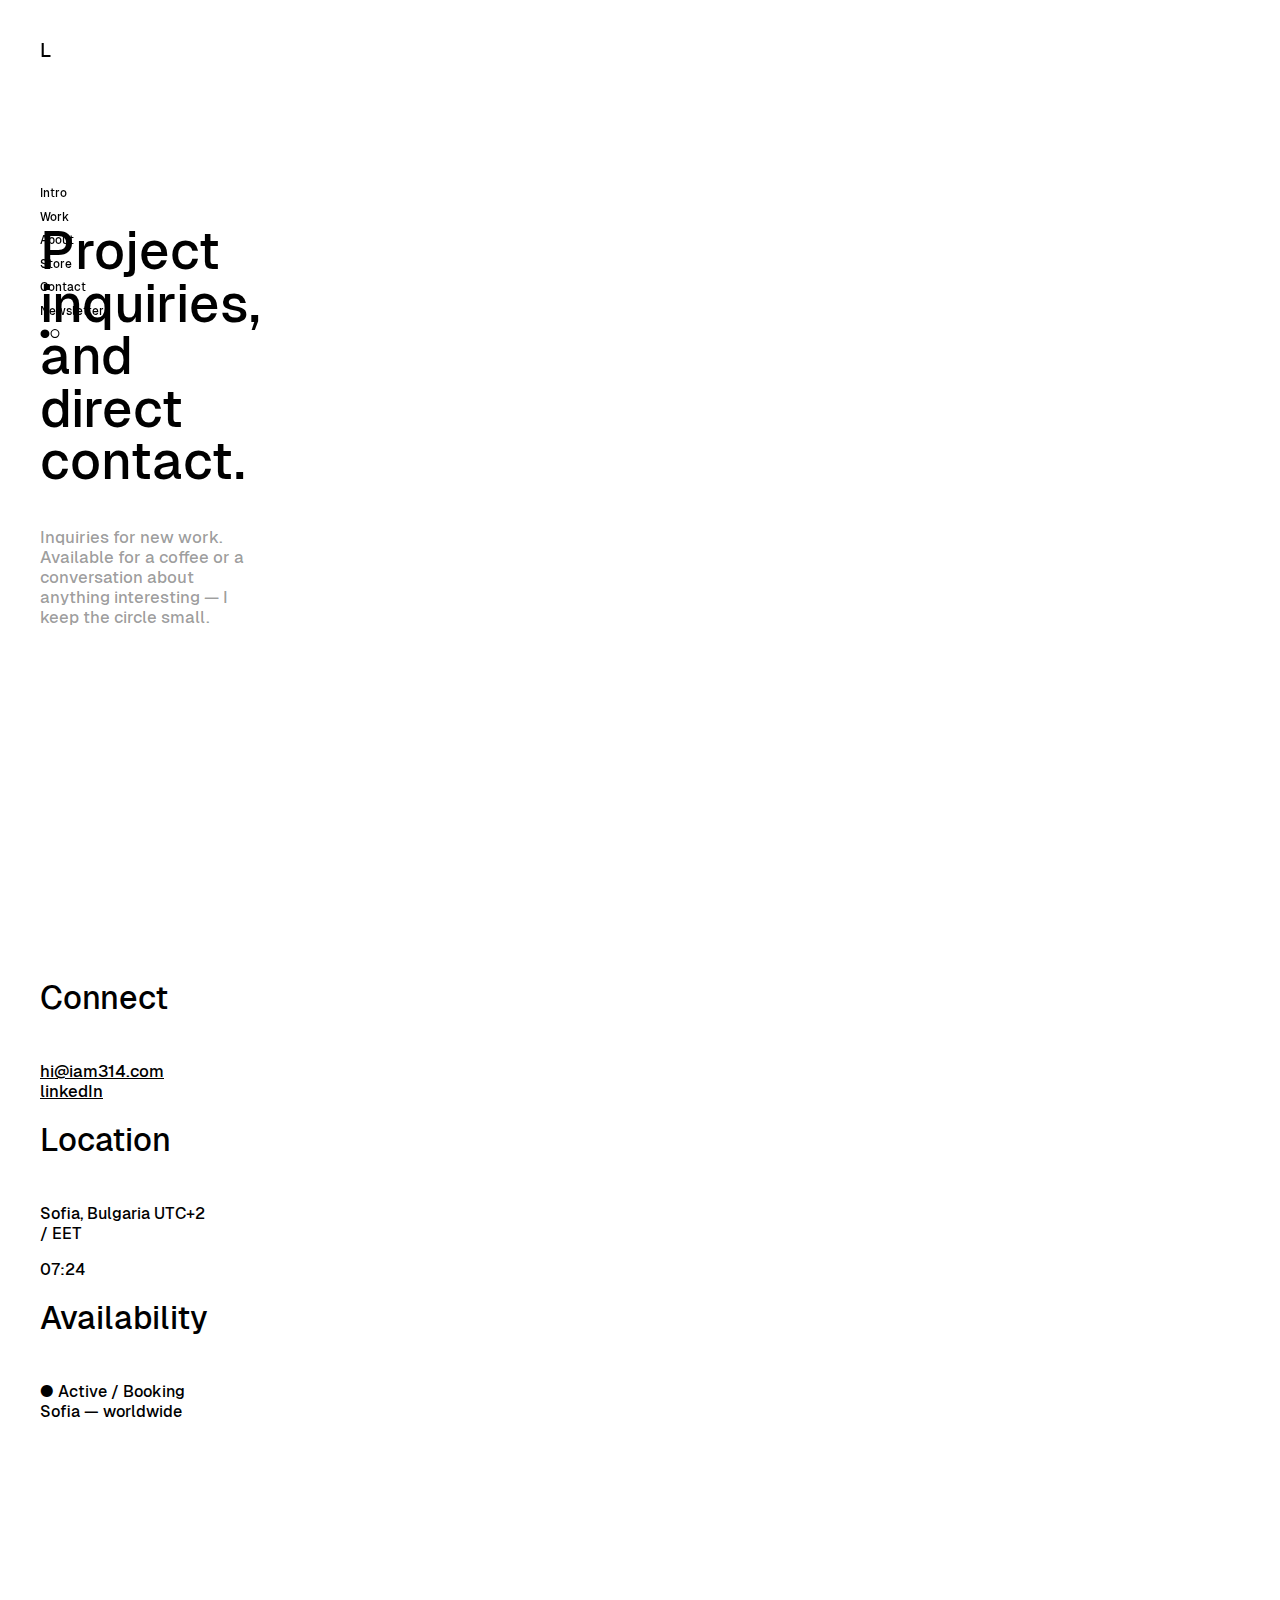
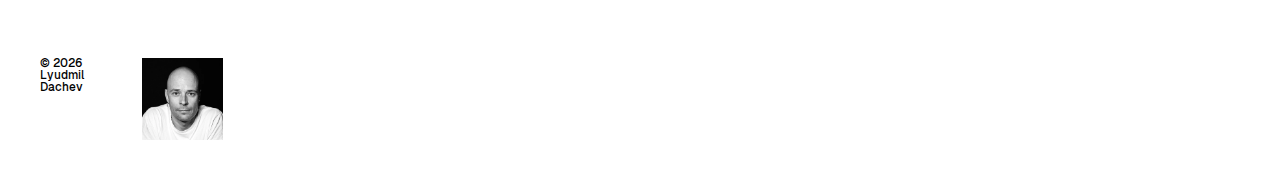
<file: contact.html>
<!DOCTYPE html>
<!-- Designed and developed by Lyudmil Dachev -->
<html lang="en">
<head>
  <meta charset="utf-8">
  <title>Contact – Lyudmil Dachev</title>
  <link rel="canonical" href="https://www.iam314.com/contact.html" />
  <meta name="description" content="Project inquiries and direct contact. Start a project or license a system with Lyudmil Dachev.">
	<meta name="author" content="Lyudmil Dachev">
  <meta property="og:title" content="Contact – Lyudmil Dachev">
  <meta property="og:description" content="Project inquiries and direct contact. Start a project or license a system with Lyudmil Dachev.">
  <meta property="og:image" content="images/ogimages/Open Graph - Contact.png">
  <meta property="twitter:title" content="Contact – Lyudmil Dachev">
  <meta property="twitter:description" content="Project inquiries and direct contact. Start a project or license a system with Lyudmil Dachev.">
  <meta property="twitter:image" content="images/ogimages/Open Graph - Contact.png">
  <meta property="og:type" content="website">
  <meta name="twitter:card" content="summary_large_image">
  <meta name="viewport" content="width=device-width, initial-scale=1">
  <link href="css/normalize.css" rel="stylesheet" type="text/css">
  <link href="css/lyudmils.css" rel="stylesheet" type="text/css">
  <link href="images/favicon.png" rel="shortcut icon" type="image/x-icon">
  <link href="images/webclip.png" rel="apple-touch-icon">

  <script type="application/ld+json">
  {
    "@context": "https://schema.org",
    "@type": "Person",
    "name": "Lyudmil Dachev",
    "jobTitle": "Brand Identity & Digital Product Designer",
    "description": "Brand identity and digital product designer crafting clean, functional visuals and usable interfaces for startups and established brands.",
    "url": "https://www.iam314.com",
    "email": "hi@iam314.com",
    "image": "https://www.iam314.com/images/opengraph.png",
    "sameAs": [
      "https://www.linkedin.com/in/iam314/",
      "https://thosethings.studio/"
    ],
    "knowsAbout": [
      "Brand Identity Design",
      "Digital Product Design",
      "UI/UX Design",
      "Graphic Design",
      "Visual Communication",
      "Poster Design",
      "Art"
    ],
    "alumniOf": {
      "@type": "EducationalOrganization",
      "name": "Visual Communication Degree"
    },
    "worksFor": {
      "@type": "Organization",
      "name": "Studio 314"
    },
    "hasOccupation": {
      "@type": "Occupation",
      "name": "Designer",
      "occupationLocation": {
        "@type": "Country",
        "name": "Bulgaria"
      }
    }
  }
  </script>

  <script type="application/ld+json">
  {
    "@context": "https://schema.org",
    "@type": "WebSite",
    "name": "Lyudmil Dachev",
    "url": "https://www.iam314.com",
    "description": "Portfolio and store of Lyudmil Dachev, a brand identity and digital product designer.",
    "author": {
      "@type": "Person",
      "name": "Lyudmil Dachev"
    },
    "publisher": {
      "@type": "Person",
      "name": "Lyudmil Dachev"
    }
  }
  </script>

  <script type="application/ld+json">
  {
    "@context": "https://schema.org",
    "@type": "Organization",
    "name": "314",
    "url": "https://www.iam314.com",
    "logo": "https://www.iam314.com/images/favicon.png",
    "founder": {
      "@type": "Person",
      "name": "Lyudmil Dachev"
    }
  }
  </script>

</head>

<!-- Google tag (gtag.js) -->
<script async src="https://www.googletagmanager.com/gtag/js?id=G-8K5NWXN6WD"></script>
<script>
  window.dataLayer = window.dataLayer || [];
  function gtag(){dataLayer.push(arguments);}
  gtag('js', new Date());

  gtag('config', 'G-8K5NWXN6WD');
</script>

<!-- STORE -->
<script>
  var PayhipConfig = { enableCart: true }; defer
</script>
<script src="https://payhip.com/payhip.js"  defer></script>

<link rel="stylesheet" href="https://cdn.jsdelivr.net/npm/swiper/swiper-bundle.min.css" />
<script src="https://cdn.jsdelivr.net/npm/swiper/swiper-bundle.min.js"  defer></script>

<body class="body-light">
  <header>
    <nav class="wrap">
      <div class="grid">
        <div class="nav-wrap nav-grid">
          <div class="nav-content">
            <div>
              <a href="index.html" aria-label="Lyudmil Dachev home">
                <div class="logo">L</div>
              </a>
            </div>
            <div class="links">
              <a href="index.html#intro" class="nav-links">Intro</a>
              <a href="index.html#work" class="nav-links">Work</a>
              <!-- <a href="work.html" class="nav-links">Work</a> -->
              <!-- <a href="niceandrandom.html" class="nav-links">Nice & Random</a> -->
              <a href="index.html#about" class="nav-links">About</a>
              <a href="store.html" class="nav-links">Store</a>
              <a href="contact.html" class="nav-links">Contact</a>
              <a href="signup.html" class="nav-links">Newsletter</a>
              <button class="nav-links mode-switch"><span class="flipped">●○</span></button>
            </div>
          </div>
        </div>
      </div>
    </nav>
  </header>
  <main>   
  <section class="wrap hero">
    <div class="grid">
      <div class="hero_wrap hero-grid">
        <h1 class="txt-xl">Project inquiries,<br>and direct contact.</h1>
        <p class="subtxt">Inquiries for new work. Available for a coffee or a conversation about anything interesting — I keep the circle small.</p>
      </div>
    </div>
  </section>
      <section class="wrap">
      <div class="grid">
        <div class="txt-item faq-grid">
          <div class="faq-item">
             <h2 class="txt-s">Connect</h2><br>
                <p class="paragraph1 paragraph1-s">
                  <a href="mailto:hi@iam314.com" class="contact-link">hi@iam314.com</a><br>
                  <a href="https://www.linkedin.com/in/iam314/" class="contact-link">linkedIn</a> 
                </p>
          </div>
          <div class="faq-item">
          <h2 class="txt-s">Location</h2><br>
            <p class="paragraph1 paragraph1-s">
Sofia, Bulgaria
UTC+2 / EET
<div class="sofia-time">
  <span id="hours">00</span><span class="blink">:</span><span id="minutes">00</span>
</div>
            </p>
            
          </div>
          <div class="faq-item">
            <h2 class="txt-s">Availability</h2><br>
            <p class="paragraph1 paragraph1-s">● Active / Booking <br>
            Sofia — worldwide
            </p>
          </div>
        </div>
      </div>
    </section>
  </main>
  <footer class="wrap contact">
    <div class="grid">
      <div class="copyroght-wrap footercopy-grid">
          <div class="copyright">© 
            <script>document.write(new Date().getFullYear())</script>
            Lyudmil Dachev
          </div>
      </div>
      <div class="contact-img-wrap footerimg-grid"><img src="images/IMG_7242.webp" loading="lazy" alt="Headshot of Lyudmil Dachev" class="headshot"></div>
      <div class="contact-links-wrap footerlinks-grid hide">
        <div class="likst-flex">
          <a href="mailto:hi@iam314.com" class="contact-link">hi@iam314.com</a>
          <a href="https://www.linkedin.com/in/iam314/" class="contact-link">linkedIn</a>
        </div>
      </div>
    </div>
  </footer>
  <script src="js/lyudmils.js" type="text/javascript"></script>
</body>
</html>

<!-- This is the script that runs the clock in the contact page. It updates every minute to show the current time in Sofia, Bulgaria. The script uses the Intl.DateTimeFormat API to get the current time in the specified timezone and updates the HTML elements with the corresponding hours and minutes. -->

 <script>function updateSofiaTime() {
  const now = new Date();
  
  const formatter = new Intl.DateTimeFormat('en-GB', {
    timeZone: 'Europe/Sofia',
    hour: '2-digit',
    minute: '2-digit',
    hour12: false,
  });

  const parts = formatter.formatToParts(now);
  const hourVal = parts.find(p => p.type === 'hour').value;
  const minuteVal = parts.find(p => p.type === 'minute').value;

  document.getElementById('hours').textContent = hourVal;
  document.getElementById('minutes').textContent = minuteVal;
}

updateSofiaTime();
setInterval(updateSofiaTime, 1000);
 </script>
</file>
<file: css/lyudmils.css>
:root {
  --color--black-10: #0000001a;
  --color--black-40: #0006;
  --color--white: white;
  --color--white-40: #fff6;
  --color--black-3: #00000008;
  --color--white-10: #ffffff1a;
  --color--black: black;
  --fonts--font-family: Geist, sans-serif;
}

html {
  scroll-behavior: smooth;
}  

body {
  font-family: Geist, sans-serif;
  font-size: 1rem;
  font-weight: 500;
  line-height: 20px;
  overscroll-behavior: none;
  font-smoothing: antialiased;
  -webkit-font-smoothing: antialiased;
}

h1 {
  margin-top: 20px;
  margin-bottom: 10px;
  font-size: 38px;
  line-height: 44px;
}

h2 {
  margin-top: 20px;
  margin-bottom: 10px;
  font-size: 32px;
  font-weight: bold;
  line-height: 36px;
}

.utility-page-wrap {
  justify-content: center;
  align-items: center;
  width: 100vw;
  max-width: 100%;
  height: 100vh;
  max-height: 100%;
  display: flex;
}

.utility-page-content {
  text-align: center;
  flex-direction: column;
  width: 260px;
  display: flex;
}

.wrap {
  z-index: 100;
  margin-left: auto;
  margin-right: auto;
  padding-left: 2.5rem;
  padding-right: 2.5rem;
}

.wrap.hero {
  flex-flow: column;
  align-items: stretch;
  min-height: 100svh;
}

.wrap.contact {
  margin-top: 10rem;
  padding-bottom: 2.5rem;
}

.grid {
  grid-column-gap: 1.25rem;
  grid-row-gap: 1.25rem;
  grid-template-rows: auto;
  grid-template-columns: 1fr 1fr 1fr 1fr 1fr 1fr 1fr 1fr 1fr 1fr 1fr 1fr;
  grid-auto-columns: 1fr;
  height: 100%;
  display: grid;
}

.grid-item {
  border-right: 1px solid var(--color--black-10);
  border-left: 1px solid var(--color--black-10);
  min-height: 100vw;
}

.grid-item.hide {
  display: block;
}

.layout {
  height: 100svh;
  position: fixed;
  inset: 0%;
}

.layout.wrap {
  pointer-events: none;
  display: none;
}

.links {
  flex-flow: column;
  margin-top: 7.5rem;
  font-size: .75rem;
  display: flex;
}

.logo {
  font-size: clamp(1rem, .928rem + .36vw, 1.25rem);
  display: inline-block;
}

.nav-links {
  width: 2.5rem;
  font-size: clamp(.65rem, .622rem + .14vw, .75rem);
  line-height: 2;
  text-decoration: none;
  transition-property: opacity;
  transition-duration: .25s;
  transition-timing-function: ease-in-out;
  display: inline-block;
}

.nav-links:hover {
  color: var(--color--black-40);
}

.nav-links.w--current {
  opacity: 1;
  color: var(--color--black-40);
}

.nav-links.nav-links-dark {
  color: var(--color--white);
}

.nav-links.nav-links-dark:hover, .nav-links.nav-links-dark.w--current {
  color: var(--color--white-40);
}

.nav-content {
  position: fixed;
  top: 2.5rem;
}

.hero_wrap {
  margin-top: 25svh;
  margin-bottom: 10rem;
}

.work-wrap {
  background-color: var(--color--black-3);
  padding: 2.5rem;
}

.work-wrap.work-wrap-dark {
  background-color: var(--color--white-10);
}

.cv-item {
  margin-top: 10rem;
  margin-bottom: 3.75rem;
}

.txt-item {
  margin-top: 3.75rem;
  margin-bottom: 3.75rem;
}

.paragraph {
  column-count: 2;
  column-gap: 1.25rem;
  font-size: clamp(1rem, .986rem + .07vw, 1.05rem);
  line-height: 1.6;
}

.feat-items {
  margin-top: 3.75rem;
  margin-bottom: 3.75rem;
}

.name {
  margin-top: 7.5rem;
}

.subtxt {
  color: var(--color--black-40);
  margin-top: 2.5rem;
  font-size: clamp(1rem, .986rem + .07vw, 1.05rem);
}

.subtxt.subtxt-dark {
  color: var(--color--white-40);
}

.img-works {
  aspect-ratio: 320 / 593;
  width: 100%;
}

.txt-xl {
  margin-top: 0;
  margin-bottom: 0;
  font-size: clamp(2.02rem, 1.598rem + 2.11vw, 3.5rem);
  line-height: 1;
}

.txt-l {
  font-size: clamp(1.6rem, 1.426rem + .87vw, 2.3405rem);
  line-height: 1;
}

.txt-l.name {
  display: inline-block;
}

.txt-m {
  margin-bottom: 0;
  font-size: clamp(1.42rem, 1.326rem + .47vw, 1.8205rem);
  line-height: 1;
}

ul>li {
  list-style: none;
}

.list {
  margin-top: 3.75rem;
  margin-bottom: 0;
  padding-left: 0;
}

.list-item {
  margin-bottom: 2.5rem;
}

.links-tt-wrap {
  grid-column-gap: .5em;
  grid-row-gap: .5em;
  margin-top: 1.25rem;
  display: flex;
}

.headshot {
  aspect-ratio: 1;
  width: 100%;
}

.feat-list {
  margin-top: 2.5rem;
  margin-bottom: 0;
  padding-left: 0;
}

.contact-link {
  color: var(--color--black);
  font-size: clamp(1rem, .986rem + .07vw, 1.05rem);
  line-height: 1;
}

.contact-link.contact-link-dark {
  color: var(--color--white);
}

.contact-link.contact-link-dark:hover {
  color: var(--color--white-40);
}

.copyright {
  margin-right: .25rem;
  font-size: clamp(.65rem, .622rem + .14vw, .75rem);
  line-height: 1;
}

.likst-flex {
  grid-column-gap: 1.25rem;
  grid-row-gap: 0rem;
  display: flex;
}

.copy-flex {
  display: flex;
}

.body-light {
  color: var(--color--black);
  font-weight: 500;
}

.body-light.is-dark {
  background-color: var(--color--black);
  color: var(--color--white);
  font-weight: 400;
}

.af-list-item {
  font-size: clamp(1rem, .986rem + .07vw, 1.05rem);
}

.p-link-tt {
  color: var(--color--black);
  font-size: clamp(1rem, .986rem + .07vw, 1.05rem);
}

.p-link-tt.p-link-tt-dark {
  color: var(--color--white);
}

.txt-smaller {
  font-size: clamp(1rem, .986rem + .07vw, 1.05rem);
}

.list_item-awards {
  text-wrap: pretty;
  margin-bottom: 1.25rem;
}

.hide {
  display: none;
}

@media screen and (min-width: 1280px) {
  .nav-content {
    z-index: 100;
  }

  .likst-flex {
    font-size: clamp(1rem, .986rem + .07vw, 1.05rem);
  }

  .p-link-tt {
    font-size: clamp(.75rem, .716rem + .17vw, .87rem);
  }

  .txt-smaller {
    font-size: clamp(1rem, .986rem + .07vw, 1.05rem);
  }
}

button {
  border: 0;
  padding: 0;
  background-color: transparent;
  text-align: left;
}

@media screen and (max-width: 991px) {
  .wrap.contact {
    margin-top: 8rem;
    padding-bottom: 2rem;
  }

  .grid {
    grid-template-columns: 1fr 1fr 1fr 1fr 1fr 1fr 1fr 1fr 1fr 1fr;
  }

  .grid-item.hide {
    display: none;
  }

  .links {
    margin-top: 6rem;
  }

  .nav-content {
    top: 2rem;
  }

  .hero_wrap {
    margin-bottom: 8rem;
  }

  .work-wrap {
    padding: 2rem;
  }

  .cv-item {
    margin-top: 8rem;
    margin-bottom: 3rem;
  }

  .txt-item, .feat-items {
    margin-top: 3rem;
    margin-bottom: 3rem;
  }

  .subtxt {
    margin-top: 2rem;
  }

  .txt-xl {
    font-size: clamp(2.02rem, 1.59rem + 2.11vw, 3.5rem);
  }

  .txt-l.name {
    margin-top: 6rem;
  }

  .list {
    margin-top: 3rem;
  }

  .list-item {
    margin-bottom: 2rem;
  }

  .links-tt-wrap {
    margin-top: 1.125rem;
  }

  .feat-list {
    margin-top: 2rem;
  }

  .copyright {
    margin-right: .2rem;
  }
}

@media screen and (max-width: 767px) {
  .wrap {
    padding-left: 1.25rem;
    padding-right: 1.25rem;
  }

  .wrap.contact {
    margin-top: 7rem;
    padding-bottom: 1.75rem;
  }

  .grid {
    grid-column-gap: 1.125rem;
    grid-row-gap: 1.125rem;
    grid-template-columns: 1fr 1fr 1fr 1fr 1fr 1fr;
  }

  .links {
    margin-top: 5.25rem;
  }

  .logo {
    font-size: 1rem;
  }

  .nav-content {
    top: 1.75rem;
  }

  .hero_wrap {
    margin-bottom: 7rem;
  }

  .work-wrap {
    padding: 1.75rem;
  }

  .cv-item {
    margin-top: 7rem;
    margin-bottom: 2.625rem;
  }

  .txt-item {
    margin-top: 2.625rem;
    margin-bottom: 2.625rem;
  }

  .paragraph {
    column-gap: 1.125rem;
  }

  .feat-items {
    margin-top: 2.625rem;
    margin-bottom: 2.625rem;
  }

  .subtxt {
    margin-top: 1.75rem;
  }

  .txt-l.name {
    margin-top: 5.25rem;
  }

  .list {
    margin-top: 2.625rem;
  }

  .list-item {
    margin-bottom: 1.75rem;
  }

  .links-tt-wrap {
    margin-top: 1rem;
  }

  .feat-list {
    margin-top: 1.75rem;
  }

  .likst-flex {
    grid-column-gap: 1.125rem;
    grid-row-gap: 1.125rem;
    flex-flow: column;
  }
}

@media screen and (max-width: 479px) {
  .wrap {
    padding-left: .75rem;
    padding-right: .75rem;
  }

  .wrap.contact {
    padding-bottom: 1.25rem;
  }

  .grid {
    grid-column-gap: 1rem;
    grid-row-gap: 1rem;
  }

  .links {
    margin-top: 3.75rem;
  }

  .nav-content {
    top: 1.25rem;
  }

  .hero_wrap {
    margin-bottom: 5rem;
  }

  .work-wrap {
    padding: 1.25rem;
  }

  .cv-item {
    margin-top: 5rem;
    margin-bottom: 1.875rem;
  }

  .txt-item {
    margin-top: 1.875rem;
    margin-bottom: 1.875rem;
  }

  .paragraph {
    column-count: 1;
    column-gap: 1rem;
  }

  .feat-items {
    margin-top: 1.875rem;
    margin-bottom: 1.875rem;
  }

  .subtxt {
    margin-top: 1.25rem;
  }

  .txt-l.name {
    margin-top: 3.75rem;
  }

  .list {
    margin-top: 1.875rem;
  }

  .list-item {
    margin-bottom: 1.25rem;
  }

  .links-tt-wrap {
    flex-flow: column;
    margin-top: .85rem;
  }

  .feat-list {
    margin-top: 1.25rem;
  }

  .copyright {
    margin-right: .2rem;
  }

  .likst-flex {
    grid-column-gap: 1rem;
    grid-row-gap: 1rem;
    flex-flow: row;
  }
}

#w-node-_17803392-ef5a-e203-9914-a2cfebe4de73-a5215a1b {
  grid-area: 1 / 1 / 2 / 2;
}

#w-node-_762badfc-2b71-5ec6-266a-f1f9d9ed2c41-a5215a1b {
  grid-area: 1 / 4 / 2 / 11;
  align-self: center;
}

#w-node-b4e874a2-8a6e-eb39-00ca-2d5ddbef7386-a5215a1b {
  grid-area: 1 / 5 / 2 / 13;
}

#w-node-_8b403aef-88d9-557e-7ff8-ba3b4f1bbcfe-a5215a1b {
  grid-area: 1 / 1 / 2 / 13;
  justify-self: end;
}

#w-node-f392ebf5-6060-7268-baea-5cc67e3ce817-a5215a1b {
  grid-area: 1 / 3 / 2 / 8;
}

#w-node-_4bc16926-9ed1-b97a-bf09-f1e17bdfc823-a5215a1b {
  grid-area: 1 / 7 / 2 / 13;
}

#w-node-_3bee2c39-3c85-17d8-69dc-21719a782852-a5215a1b {
  grid-area: 1 / 3 / 2 / 7;
}

#w-node-dab6c27f-cb8c-e318-22d1-055ba400fda3-a5215a1b {
  grid-area: 1 / 1 / 2 / 3;
  align-self: end;
}

#w-node-c24f418d-d3ef-4bd1-6e26-3560fa5aedd6-a5215a1b {
  grid-area: 1 / 7 / 2 / 10;
}

#w-node-_4c9a2f02-f970-ace2-641f-db946903813d-a5215a1b {
  grid-area: 1 / 10 / 2 / 13;
  place-self: end;
}

@media screen and (min-width: 1280px) {
  #w-node-_17803392-ef5a-e203-9914-a2cfebe4de73-a5215a1b {
    grid-area: 1 / 2 / 2 / 3;
  }

  #w-node-_762badfc-2b71-5ec6-266a-f1f9d9ed2c41-a5215a1b {
    grid-column-start: 5;
  }
}

@media screen and (max-width: 991px) {
  #w-node-_17803392-ef5a-e203-9914-a2cfebe4de73-a5215a1b {
    grid-column: 1 / 2;
  }

  #w-node-_762badfc-2b71-5ec6-266a-f1f9d9ed2c41-a5215a1b {
    grid-column: 3 / 9;
  }

  #w-node-_8b403aef-88d9-557e-7ff8-ba3b4f1bbcfe-a5215a1b {
    grid-column: 3 / 11;
    justify-self: start;
  }

  #w-node-f392ebf5-6060-7268-baea-5cc67e3ce817-a5215a1b {
    grid-column-end: 9;
  }

  #w-node-_4bc16926-9ed1-b97a-bf09-f1e17bdfc823-a5215a1b {
    grid-area: 1 / 3 / 2 / 11;
  }

  #w-node-dab6c27f-cb8c-e318-22d1-055ba400fda3-a5215a1b {
    grid-column-end: 2;
  }

  #w-node-c24f418d-d3ef-4bd1-6e26-3560fa5aedd6-a5215a1b {
    grid-column: 3 / 7;
  }

  #w-node-_4c9a2f02-f970-ace2-641f-db946903813d-a5215a1b {
    grid-column: 7 / 11;
  }
}

@media screen and (max-width: 767px) {
  #w-node-_762badfc-2b71-5ec6-266a-f1f9d9ed2c41-a5215a1b {
    grid-column: 2 / 7;
  }

  #w-node-_8b403aef-88d9-557e-7ff8-ba3b4f1bbcfe-a5215a1b {
    grid-column: 2 / 11;
    justify-self: start;
    grid-column-end: 7;
  }

  #w-node-f392ebf5-6060-7268-baea-5cc67e3ce817-a5215a1b, #w-node-_4bc16926-9ed1-b97a-bf09-f1e17bdfc823-a5215a1b {
    grid-column: 2 / 7;
  }

  #w-node-_3bee2c39-3c85-17d8-69dc-21719a782852-a5215a1b {
    grid-area: 1 / 2 / 2 / 5;
  }

  #w-node-c24f418d-d3ef-4bd1-6e26-3560fa5aedd6-a5215a1b {
    grid-column: 2 / 5;
  }

  #w-node-_4c9a2f02-f970-ace2-641f-db946903813d-a5215a1b {
    grid-column: 5 / 7;
    justify-self: start;
  }
}

@media screen and (max-width: 479px) {
  #w-node-_8b403aef-88d9-557e-7ff8-ba3b4f1bbcfe-a5215a1b {
    justify-self: end;
  }

  #w-node-f392ebf5-6060-7268-baea-5cc67e3ce817-a5215a1b, #w-node-_3bee2c39-3c85-17d8-69dc-21719a782852-a5215a1b {
    grid-column-end: 7;
  }

  #w-node-dab6c27f-cb8c-e318-22d1-055ba400fda3-a5215a1b {
    order: 9999;
    grid-row-start: 3;
  }

  #w-node-c24f418d-d3ef-4bd1-6e26-3560fa5aedd6-a5215a1b {
    order: -9999;
    grid-row-start: 2;
    grid-column-end: 7;
  }

  #w-node-_4c9a2f02-f970-ace2-641f-db946903813d-a5215a1b {
    grid-column-start: 2;
  }
}

a {
  color: var(--color--black);;
   transition: color .25s ease-in-out;
}
a:hover {
   color: var(--color--black-40);
 }
a.p-link-tt.p-link-tt-dark:hover {
    color: var(--color--white-40);
}
.mode-switch  {
  cursor: pointer;
}
img::selection {
  background: transparent;
}
h1, h2,h3 {
font-weight: inherit;
}
/*
.page_wrap {
overflow: clip;
} */
::selection {
 /* background-color: var(--color--black-10);*/
   background-color: #94949480;
  /*color: var(--swatches--dark);*/
}


@font-face {
  font-family: 'Geist';
  src: url('../fonts/Geist-Medium.woff2') format('woff2'), url('../fonts/Geist-Medium.woff') format('woff'), url('../fonts/Geist-Medium.ttf') format('truetype'), url('../fonts/Geist-Medium.otf') format('opentype');
  font-weight: 500;
  font-style: normal;
  font-display: swap;
}
@font-face {
  font-family: 'Geist';
  src: url('../fonts/Geist-Regular.woff2') format('woff2'), url('../fonts/Geist-Regular.woff') format('woff'), url('../fonts/Geist-Regular.ttf') format('truetype'), url('../fonts/Geist-Regular.otf') format('opentype');
  font-weight: 400;
  font-style: normal;
  font-display: swap;
}
</file>
<file: css/nandr.css>
body {
  padding-top: 30px;
  padding-left: 30px;
  padding-right: 30px; }

#left_column h1 {
  position: fixed;
  font-size: 16px;
  font-weight: bold;
  margin-bottom: 10px;
  line-height: 2em;
  background: #fff; }

div.box {
  margin-bottom: 20px; }

div.box p {
  font-size: 11px;
  font-weight: normal;
  line-height: 1.1em;
  margin-bottom: 5px; }

img.floated {
  float: left; }

.clear {
  height: 0;
  line-height: 0;
  font-size: 0;
  border: 0;
  clear: both; }

  h1 {
  font-family: sans-serif;
  font-weight: 500;
  font-size: 2.8em;
  line-height: 125%;
  margin-top: 2.8em;
  margin-bottom: 1.2em;
  color: #404040;
  color: #1a1a1a;
  letter-spacing: 0.01em;
  }
</file>
